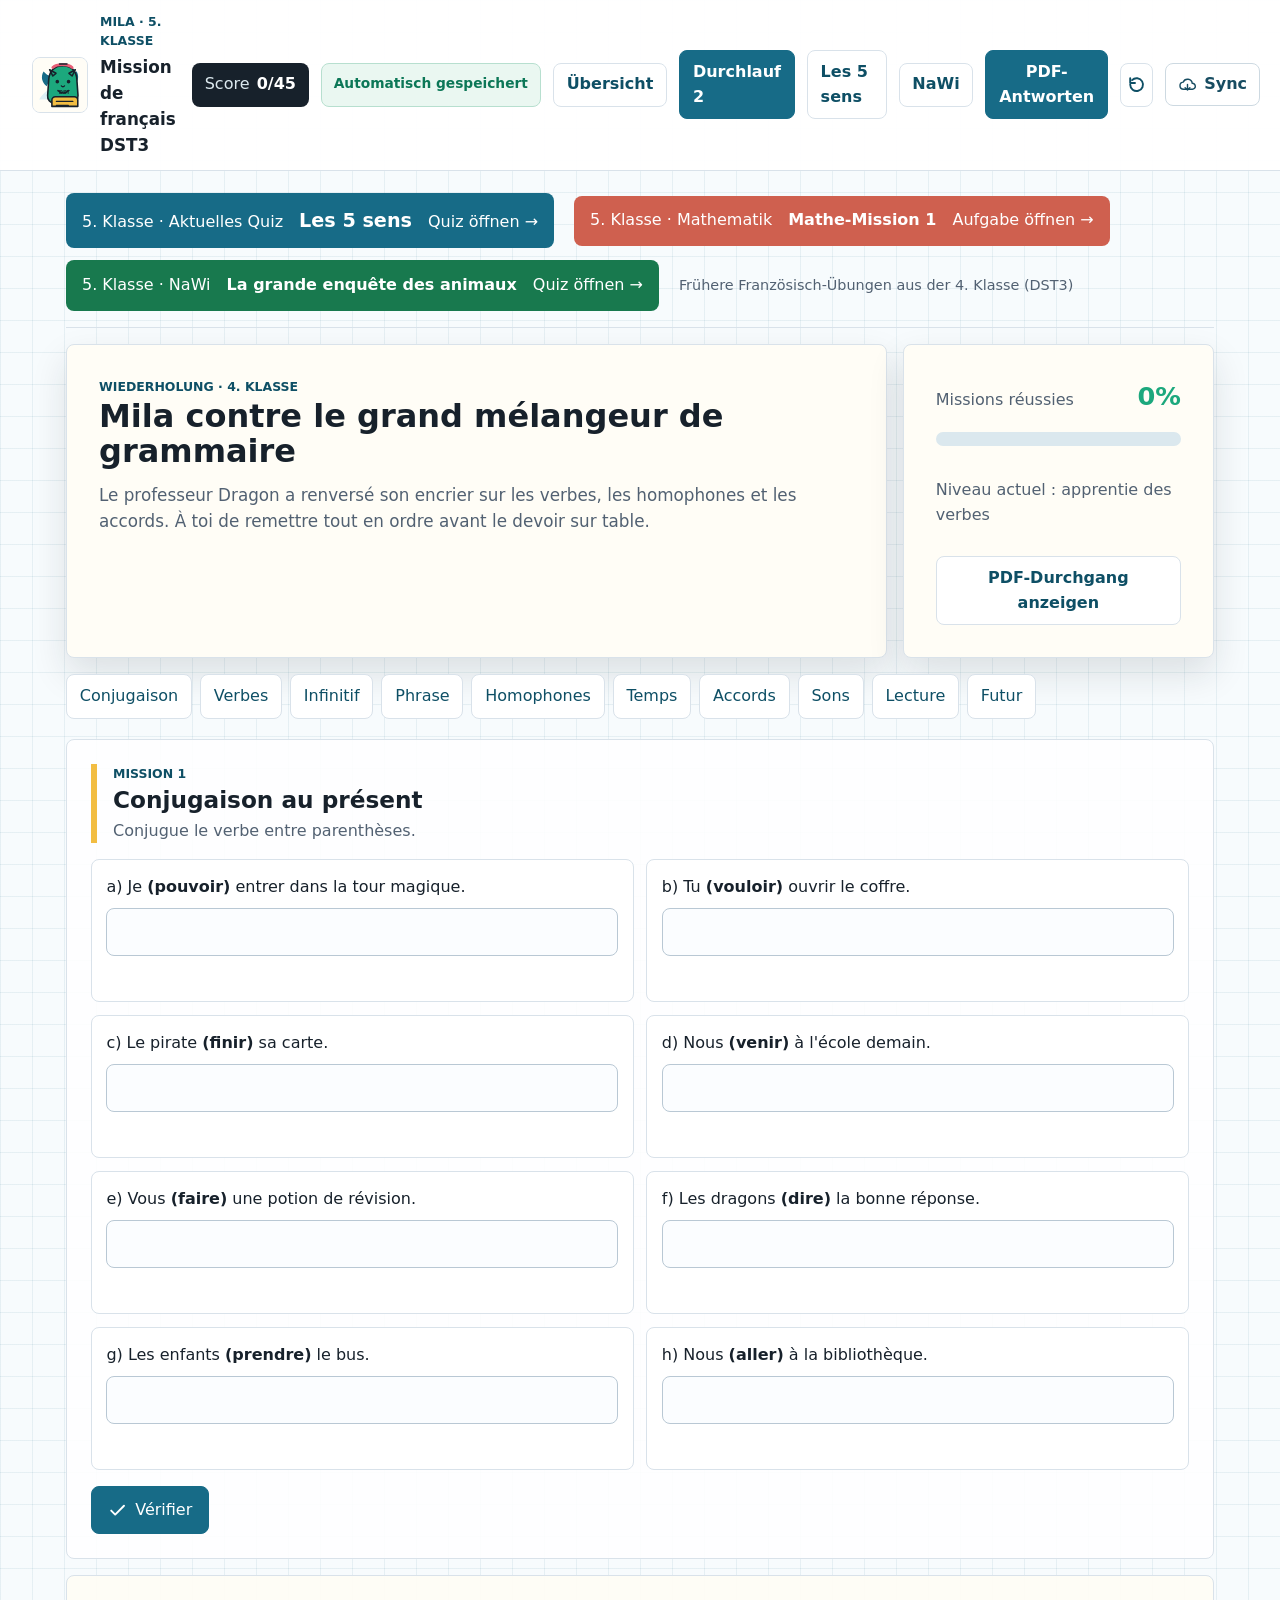
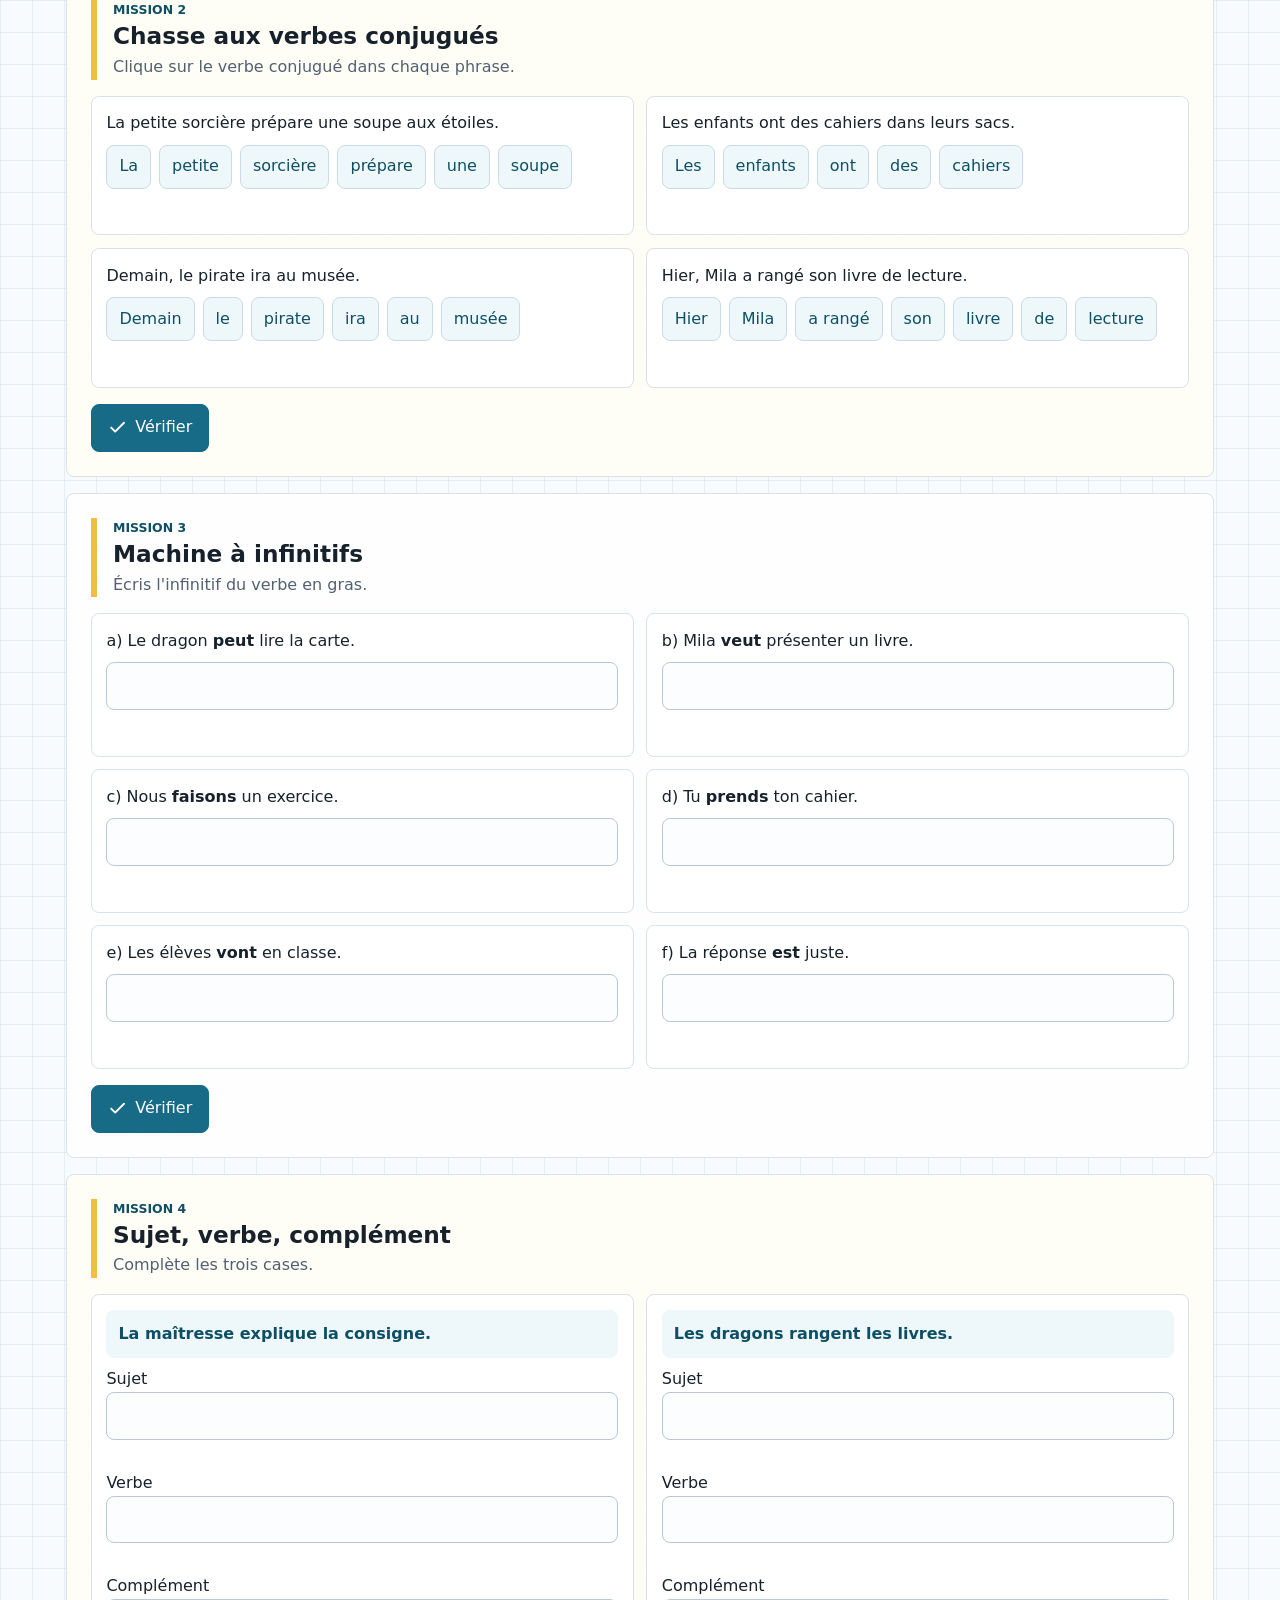
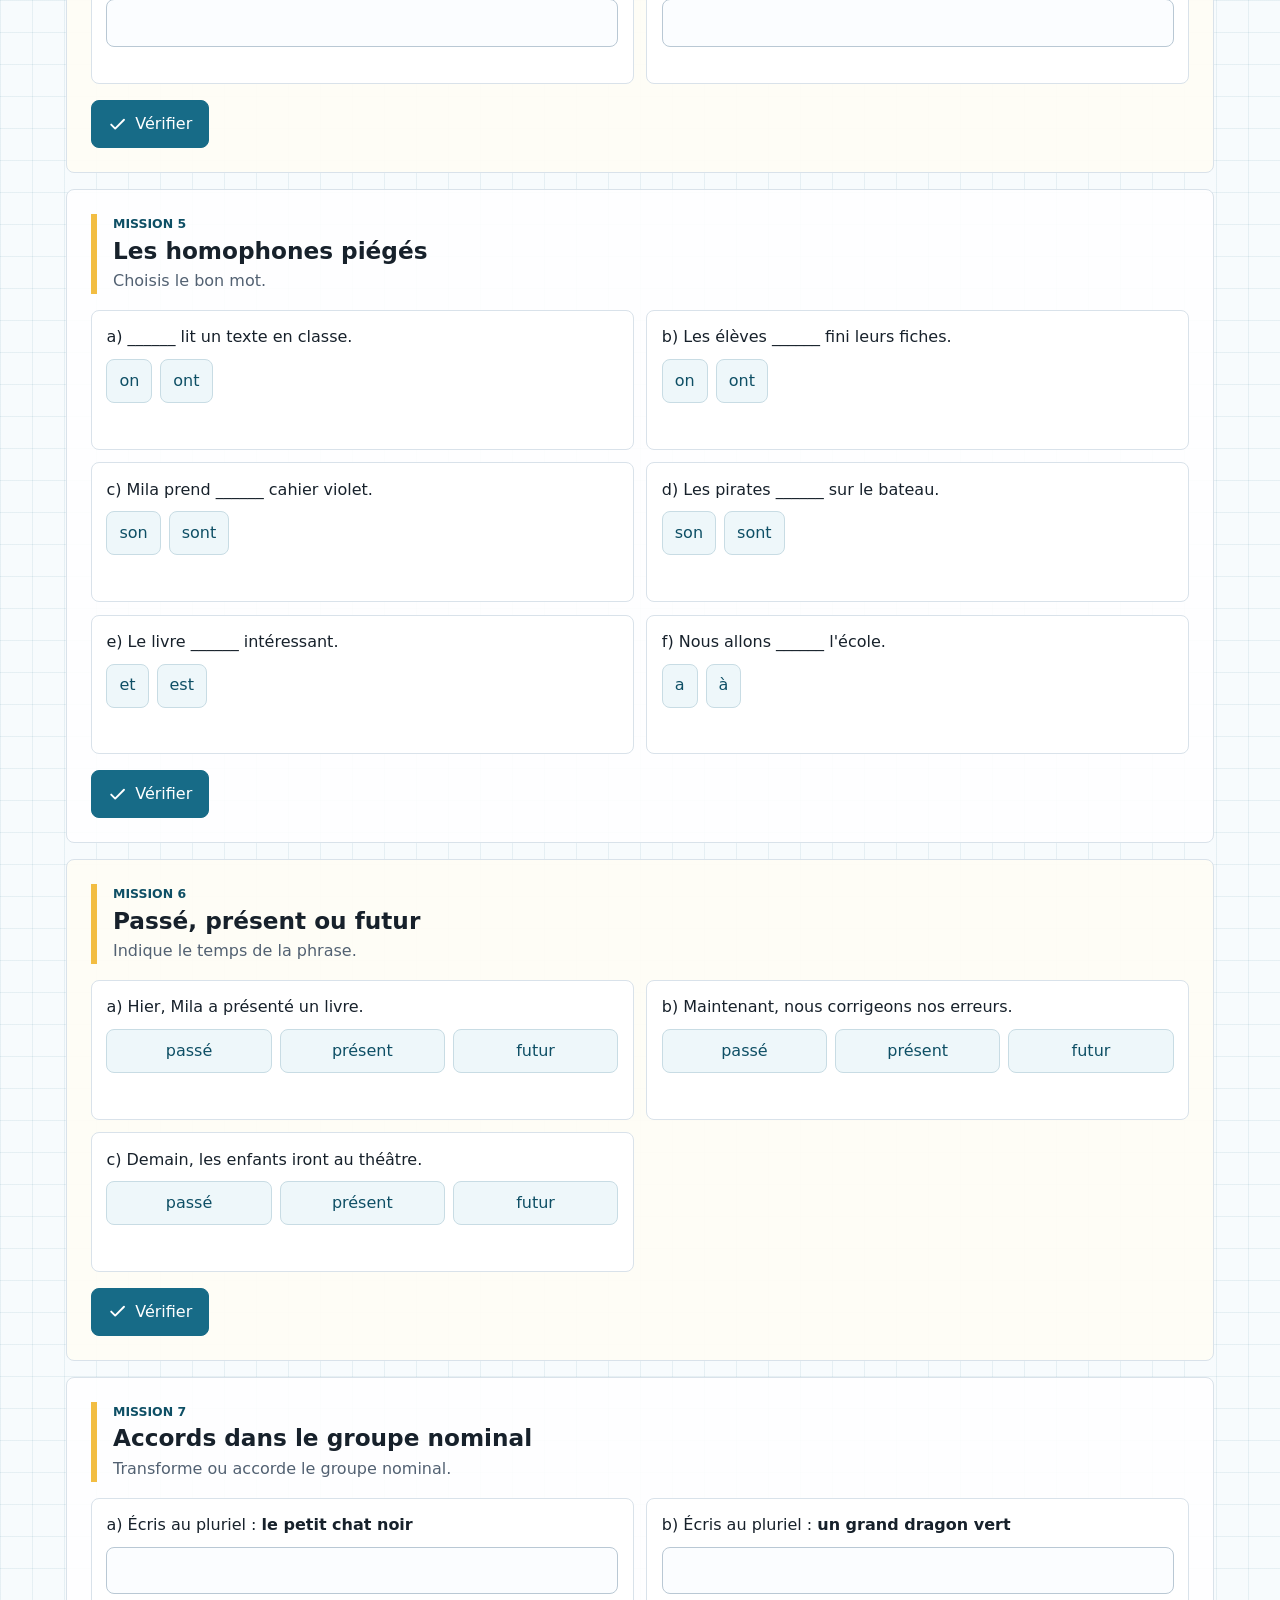
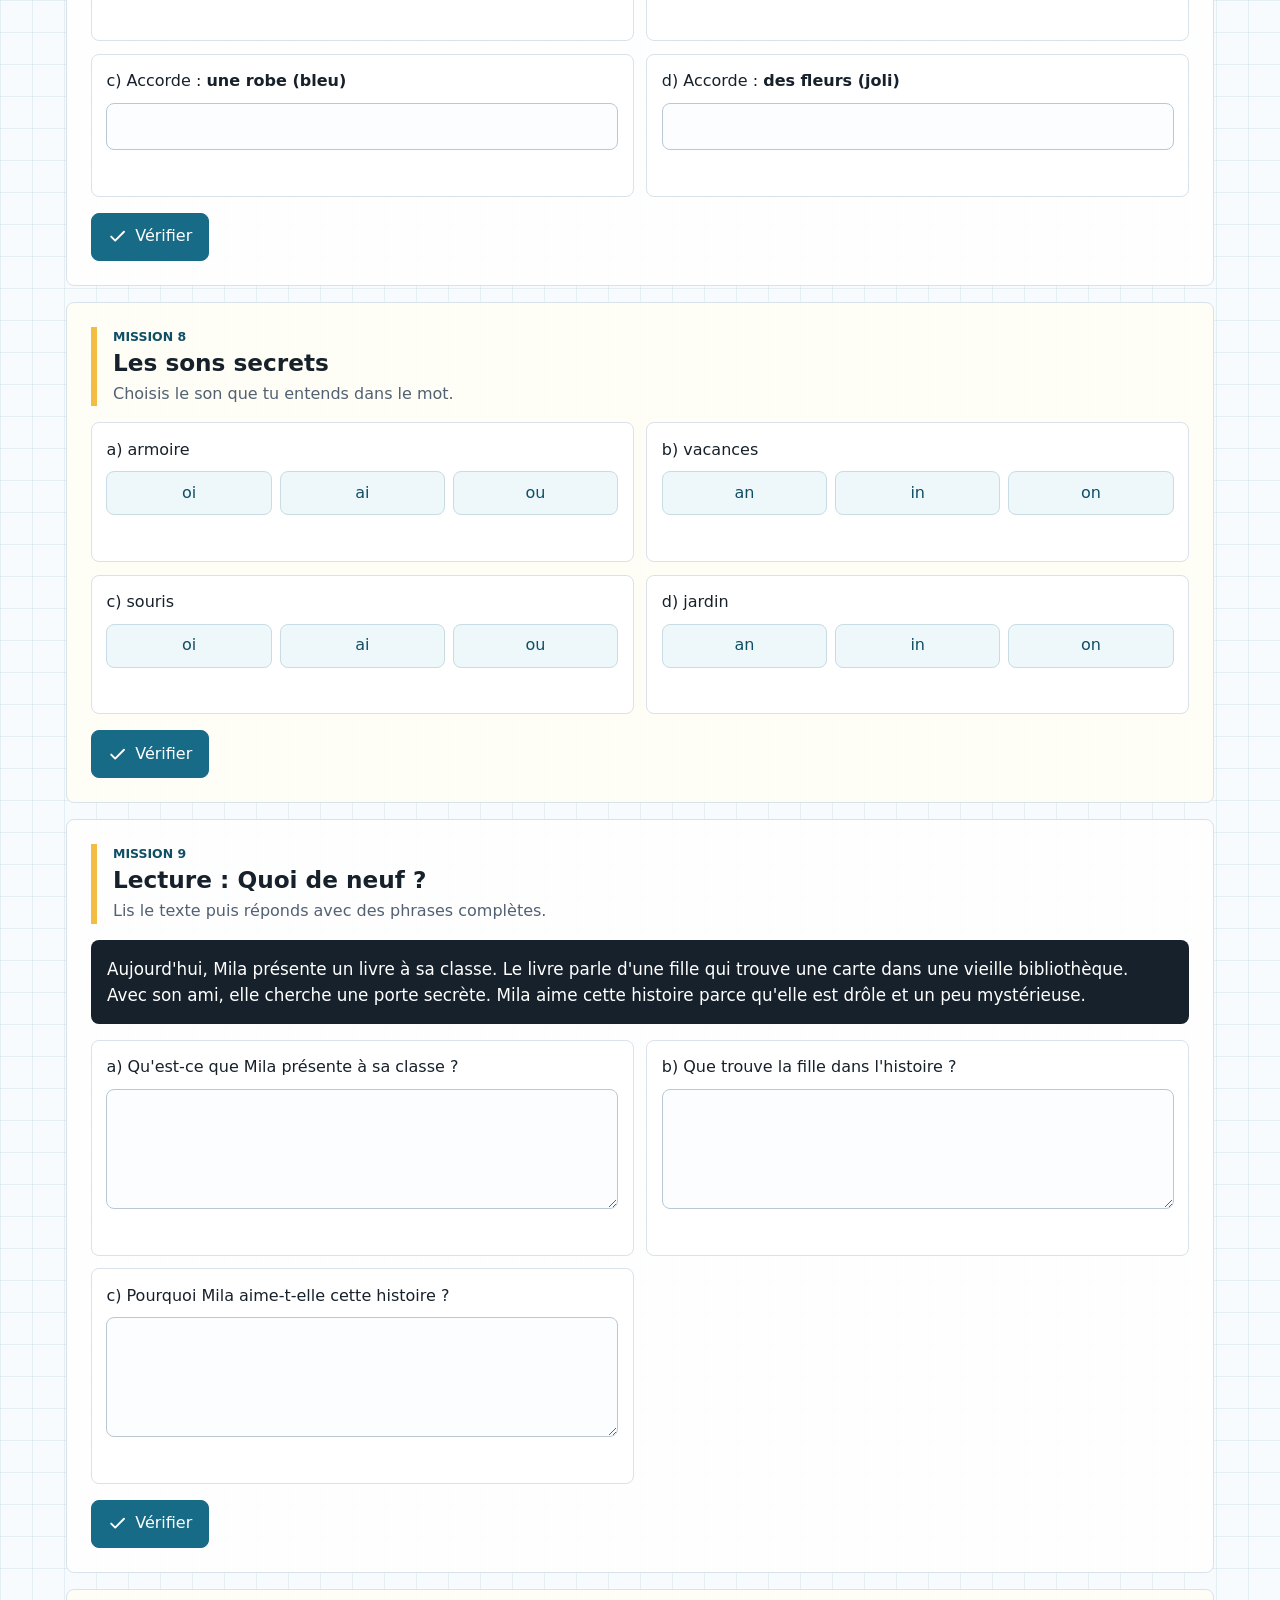
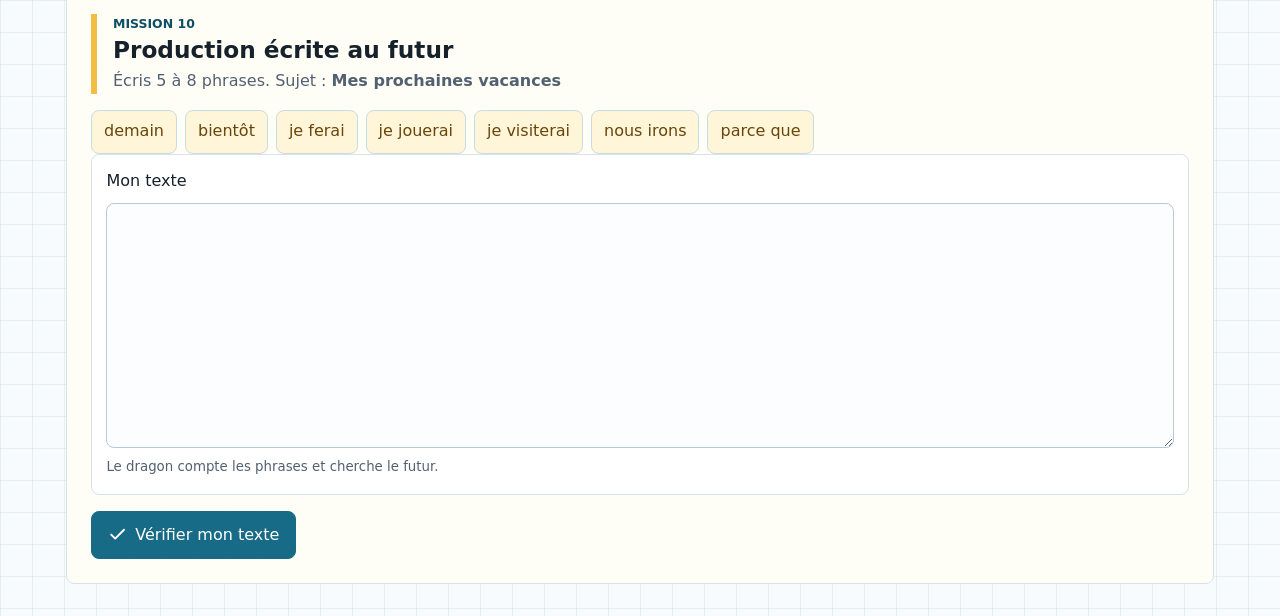
<file: docs/index.html>
<!doctype html>
<html lang="fr">
  <head>
    <meta charset="utf-8">
    <meta name="viewport" content="width=device-width, initial-scale=1">
    <title>Mila - Mission de français DST3</title>
    <meta name="description" content="Interaktive Französisch-Übungen für Mila zur Vorbereitung auf DST3.">
    <meta name="theme-color" content="#176b87">
    <meta name="apple-mobile-web-app-capable" content="yes">
    <meta name="apple-mobile-web-app-title" content="Français DST3">
    <meta name="apple-mobile-web-app-status-bar-style" content="default">
    <link rel="manifest" href="manifest.webmanifest">
    <link rel="icon" href="assets/dragon-academy.svg" type="image/svg+xml">
    <link rel="stylesheet" href="styles.css?v=20260928-course-nav">
  </head>
  <body>
    <a class="skip-link" href="#main">Aller aux exercices</a>

    <header class="topbar">
      <div class="brand">
        <img src="assets/dragon-academy.svg" width="56" height="56" alt="Petit dragon professeur avec un cahier de français">
        <div>
          <p class="eyebrow">Mila · 5. Klasse</p>
          <p class="brand-title">Mission de français DST3</p>
        </div>
      </div>

      <div class="top-actions">
        <div class="score-pill" aria-live="polite">
          <span>Score</span>
          <strong><span id="score">0</span>/<span id="total">45</span></strong>
        </div>
        <div class="save-status" id="saveStatus" aria-live="polite">Automatisch gespeichert</div>
        <a class="nav-link" href="uebersicht.html">Übersicht</a>
        <a class="nav-link top-pdf-run-button" href="durchlauf-2.html">Durchlauf 2</a>
        <a class="nav-link" href="les-5-sens.html">Les 5 sens</a>
        <a class="nav-link" href="animaux.html">NaWi</a>
        <button class="nav-link top-pdf-run-button" type="button" data-load-pdf-run>PDF-Antworten</button>
        <button class="icon-button" id="resetBtn" type="button" aria-label="Recommencer toutes les missions">
          <svg aria-hidden="true" viewBox="0 0 24 24">
            <path d="M4 12a8 8 0 1 0 2.34-5.66"/>
            <path d="M4 4v6h6"/>
          </svg>
        </button>
      </div>
    </header>

    <main id="main">
      <nav class="course-nav" aria-label="Milas Übungen">
        <a class="course-nav-current" href="les-5-sens.html">
          <span>5. Klasse · Aktuelles Quiz</span>
          <strong>Les 5 sens</strong>
          <span>Quiz öffnen →</span>
        </a>
        <a class="course-nav-math" href="mathe/">
          <span>5. Klasse · Mathematik</span>
          <strong>Mathe-Mission 1</strong>
          <span>Aufgabe öffnen →</span>
        </a>
        <a class="course-nav-animals" href="animaux.html">
          <span>5. Klasse · NaWi</span>
          <strong>La grande enquête des animaux</strong>
          <span>Quiz öffnen →</span>
        </a>
        <span class="course-nav-previous">Frühere Französisch-Übungen aus der 4. Klasse (DST3)</span>
      </nav>
      <section class="intro-band" aria-labelledby="intro-title">
        <div class="intro-copy">
          <p class="eyebrow">Wiederholung · 4. Klasse</p>
          <h1 id="intro-title">Mila contre le grand mélangeur de grammaire</h1>
          <p>
            Le professeur Dragon a renversé son encrier sur les verbes, les
            homophones et les accords. À toi de remettre tout en ordre avant le
            devoir sur table.
          </p>
        </div>

        <div class="mission-meter" aria-label="Progression">
          <div>
            <span>Missions réussies</span>
            <strong id="progressLabel">0%</strong>
          </div>
          <div class="progress-track">
            <div class="progress-fill" id="progressFill"></div>
          </div>
          <p id="rankLabel">Niveau actuel : apprentie des verbes</p>
          <button class="nav-link restore-run-button" type="button" data-load-pdf-run>PDF-Durchgang anzeigen</button>
        </div>
      </section>

      <nav class="mission-nav" aria-label="Missions">
        <button type="button" data-jump="#conjugaison">Conjugaison</button>
        <button type="button" data-jump="#verbes">Verbes</button>
        <button type="button" data-jump="#infinitif">Infinitif</button>
        <button type="button" data-jump="#phrase">Phrase</button>
        <button type="button" data-jump="#homophones">Homophones</button>
        <button type="button" data-jump="#temps">Temps</button>
        <button type="button" data-jump="#accords">Accords</button>
        <button type="button" data-jump="#sons">Sons</button>
        <button type="button" data-jump="#lecture">Lecture</button>
        <button type="button" data-jump="#ecriture">Futur</button>
      </nav>

      <section class="mission-band" id="conjugaison" aria-labelledby="conjugaison-title">
        <div class="section-heading">
          <p class="eyebrow">Mission 1</p>
          <h2 id="conjugaison-title">Conjugaison au présent</h2>
          <p>Conjugue le verbe entre parenthèses.</p>
        </div>

        <div class="exercise-grid">
          <label class="exercise" data-task data-answer="peux">
            <span>a) Je <strong>(pouvoir)</strong> entrer dans la tour magique.</span>
            <input type="text" autocomplete="off" aria-label="Réponse a">
            <small class="feedback" aria-live="polite"></small>
          </label>

          <label class="exercise" data-task data-answer="veux">
            <span>b) Tu <strong>(vouloir)</strong> ouvrir le coffre.</span>
            <input type="text" autocomplete="off" aria-label="Réponse b">
            <small class="feedback" aria-live="polite"></small>
          </label>

          <label class="exercise" data-task data-answer="finit">
            <span>c) Le pirate <strong>(finir)</strong> sa carte.</span>
            <input type="text" autocomplete="off" aria-label="Réponse c">
            <small class="feedback" aria-live="polite"></small>
          </label>

          <label class="exercise" data-task data-answer="venons">
            <span>d) Nous <strong>(venir)</strong> à l'école demain.</span>
            <input type="text" autocomplete="off" aria-label="Réponse d">
            <small class="feedback" aria-live="polite"></small>
          </label>

          <label class="exercise" data-task data-answer="faites">
            <span>e) Vous <strong>(faire)</strong> une potion de révision.</span>
            <input type="text" autocomplete="off" aria-label="Réponse e">
            <small class="feedback" aria-live="polite"></small>
          </label>

          <label class="exercise" data-task data-answer="disent">
            <span>f) Les dragons <strong>(dire)</strong> la bonne réponse.</span>
            <input type="text" autocomplete="off" aria-label="Réponse f">
            <small class="feedback" aria-live="polite"></small>
          </label>

          <label class="exercise" data-task data-answer="prennent">
            <span>g) Les enfants <strong>(prendre)</strong> le bus.</span>
            <input type="text" autocomplete="off" aria-label="Réponse g">
            <small class="feedback" aria-live="polite"></small>
          </label>

          <label class="exercise" data-task data-answer="allons">
            <span>h) Nous <strong>(aller)</strong> à la bibliothèque.</span>
            <input type="text" autocomplete="off" aria-label="Réponse h">
            <small class="feedback" aria-live="polite"></small>
          </label>
        </div>

        <button class="check-button" type="button" data-check="#conjugaison">
          <svg aria-hidden="true" viewBox="0 0 24 24">
            <path d="m20 6-11 11-5-5"/>
          </svg>
          Vérifier
        </button>
      </section>

      <section class="mission-band alt" id="verbes" aria-labelledby="verbes-title">
        <div class="section-heading">
          <p class="eyebrow">Mission 2</p>
          <h2 id="verbes-title">Chasse aux verbes conjugués</h2>
          <p>Clique sur le verbe conjugué dans chaque phrase.</p>
        </div>

        <div class="exercise-grid compact">
          <article class="exercise word-pick" data-task data-answer="prépare">
            <p>La petite sorcière prépare une soupe aux étoiles.</p>
            <div class="word-row" aria-label="Choix de mots">
              <button type="button">La</button>
              <button type="button">petite</button>
              <button type="button">sorcière</button>
              <button type="button">prépare</button>
              <button type="button">une</button>
              <button type="button">soupe</button>
            </div>
            <small class="feedback" aria-live="polite"></small>
          </article>

          <article class="exercise word-pick" data-task data-answer="ont">
            <p>Les enfants ont des cahiers dans leurs sacs.</p>
            <div class="word-row" aria-label="Choix de mots">
              <button type="button">Les</button>
              <button type="button">enfants</button>
              <button type="button">ont</button>
              <button type="button">des</button>
              <button type="button">cahiers</button>
            </div>
            <small class="feedback" aria-live="polite"></small>
          </article>

          <article class="exercise word-pick" data-task data-answer="ira">
            <p>Demain, le pirate ira au musée.</p>
            <div class="word-row" aria-label="Choix de mots">
              <button type="button">Demain</button>
              <button type="button">le</button>
              <button type="button">pirate</button>
              <button type="button">ira</button>
              <button type="button">au</button>
              <button type="button">musée</button>
            </div>
            <small class="feedback" aria-live="polite"></small>
          </article>

          <article class="exercise word-pick" data-task data-answer="a rangé">
            <p>Hier, Mila a rangé son livre de lecture.</p>
            <div class="word-row" aria-label="Choix de mots">
              <button type="button">Hier</button>
              <button type="button">Mila</button>
              <button type="button">a rangé</button>
              <button type="button">son</button>
              <button type="button">livre</button>
              <button type="button">de</button>
              <button type="button">lecture</button>
            </div>
            <small class="feedback" aria-live="polite"></small>
          </article>
        </div>

        <button class="check-button" type="button" data-check="#verbes">
          <svg aria-hidden="true" viewBox="0 0 24 24">
            <path d="m20 6-11 11-5-5"/>
          </svg>
          Vérifier
        </button>
      </section>

      <section class="mission-band" id="infinitif" aria-labelledby="infinitif-title">
        <div class="section-heading">
          <p class="eyebrow">Mission 3</p>
          <h2 id="infinitif-title">Machine à infinitifs</h2>
          <p>Écris l'infinitif du verbe en gras.</p>
        </div>

        <div class="exercise-grid">
          <label class="exercise" data-task data-answer="pouvoir">
            <span>a) Le dragon <strong>peut</strong> lire la carte.</span>
            <input type="text" autocomplete="off" aria-label="Infinitif a">
            <small class="feedback" aria-live="polite"></small>
          </label>

          <label class="exercise" data-task data-answer="vouloir">
            <span>b) Mila <strong>veut</strong> présenter un livre.</span>
            <input type="text" autocomplete="off" aria-label="Infinitif b">
            <small class="feedback" aria-live="polite"></small>
          </label>

          <label class="exercise" data-task data-answer="faire">
            <span>c) Nous <strong>faisons</strong> un exercice.</span>
            <input type="text" autocomplete="off" aria-label="Infinitif c">
            <small class="feedback" aria-live="polite"></small>
          </label>

          <label class="exercise" data-task data-answer="prendre">
            <span>d) Tu <strong>prends</strong> ton cahier.</span>
            <input type="text" autocomplete="off" aria-label="Infinitif d">
            <small class="feedback" aria-live="polite"></small>
          </label>

          <label class="exercise" data-task data-answer="aller">
            <span>e) Les élèves <strong>vont</strong> en classe.</span>
            <input type="text" autocomplete="off" aria-label="Infinitif e">
            <small class="feedback" aria-live="polite"></small>
          </label>

          <label class="exercise" data-task data-answer="être">
            <span>f) La réponse <strong>est</strong> juste.</span>
            <input type="text" autocomplete="off" aria-label="Infinitif f">
            <small class="feedback" aria-live="polite"></small>
          </label>
        </div>

        <button class="check-button" type="button" data-check="#infinitif">
          <svg aria-hidden="true" viewBox="0 0 24 24">
            <path d="m20 6-11 11-5-5"/>
          </svg>
          Vérifier
        </button>
      </section>

      <section class="mission-band alt" id="phrase" aria-labelledby="phrase-title">
        <div class="section-heading">
          <p class="eyebrow">Mission 4</p>
          <h2 id="phrase-title">Sujet, verbe, complément</h2>
          <p>Complète les trois cases.</p>
        </div>

        <div class="sentence-lab">
          <article class="sentence-card">
            <p class="sentence">La maîtresse explique la consigne.</p>
            <label data-task data-answer="La maîtresse|La maitresse">
              Sujet
              <input type="text" autocomplete="off">
              <small class="feedback" aria-live="polite"></small>
            </label>
            <label data-task data-answer="explique">
              Verbe
              <input type="text" autocomplete="off">
              <small class="feedback" aria-live="polite"></small>
            </label>
            <label data-task data-answer="la consigne">
              Complément
              <input type="text" autocomplete="off">
              <small class="feedback" aria-live="polite"></small>
            </label>
          </article>

          <article class="sentence-card">
            <p class="sentence">Les dragons rangent les livres.</p>
            <label data-task data-answer="Les dragons">
              Sujet
              <input type="text" autocomplete="off">
              <small class="feedback" aria-live="polite"></small>
            </label>
            <label data-task data-answer="rangent">
              Verbe
              <input type="text" autocomplete="off">
              <small class="feedback" aria-live="polite"></small>
            </label>
            <label data-task data-answer="les livres">
              Complément
              <input type="text" autocomplete="off">
              <small class="feedback" aria-live="polite"></small>
            </label>
          </article>
        </div>

        <button class="check-button" type="button" data-check="#phrase">
          <svg aria-hidden="true" viewBox="0 0 24 24">
            <path d="m20 6-11 11-5-5"/>
          </svg>
          Vérifier
        </button>
      </section>

      <section class="mission-band" id="homophones" aria-labelledby="homophones-title">
        <div class="section-heading">
          <p class="eyebrow">Mission 5</p>
          <h2 id="homophones-title">Les homophones piégés</h2>
          <p>Choisis le bon mot.</p>
        </div>

        <div class="exercise-grid compact">
          <article class="exercise choice-task" data-task data-answer="on">
            <p>a) ______ lit un texte en classe.</p>
            <div class="choice-row">
              <button type="button" data-value="on">on</button>
              <button type="button" data-value="ont">ont</button>
            </div>
            <small class="feedback" aria-live="polite"></small>
          </article>

          <article class="exercise choice-task" data-task data-answer="ont">
            <p>b) Les élèves ______ fini leurs fiches.</p>
            <div class="choice-row">
              <button type="button" data-value="on">on</button>
              <button type="button" data-value="ont">ont</button>
            </div>
            <small class="feedback" aria-live="polite"></small>
          </article>

          <article class="exercise choice-task" data-task data-answer="son">
            <p>c) Mila prend ______ cahier violet.</p>
            <div class="choice-row">
              <button type="button" data-value="son">son</button>
              <button type="button" data-value="sont">sont</button>
            </div>
            <small class="feedback" aria-live="polite"></small>
          </article>

          <article class="exercise choice-task" data-task data-answer="sont">
            <p>d) Les pirates ______ sur le bateau.</p>
            <div class="choice-row">
              <button type="button" data-value="son">son</button>
              <button type="button" data-value="sont">sont</button>
            </div>
            <small class="feedback" aria-live="polite"></small>
          </article>

          <article class="exercise choice-task" data-task data-answer="est">
            <p>e) Le livre ______ intéressant.</p>
            <div class="choice-row">
              <button type="button" data-value="et">et</button>
              <button type="button" data-value="est">est</button>
            </div>
            <small class="feedback" aria-live="polite"></small>
          </article>

          <article class="exercise choice-task" data-task data-answer="à">
            <p>f) Nous allons ______ l'école.</p>
            <div class="choice-row">
              <button type="button" data-value="a">a</button>
              <button type="button" data-value="à">à</button>
            </div>
            <small class="feedback" aria-live="polite"></small>
          </article>
        </div>

        <button class="check-button" type="button" data-check="#homophones">
          <svg aria-hidden="true" viewBox="0 0 24 24">
            <path d="m20 6-11 11-5-5"/>
          </svg>
          Vérifier
        </button>
      </section>

      <section class="mission-band alt" id="temps" aria-labelledby="temps-title">
        <div class="section-heading">
          <p class="eyebrow">Mission 6</p>
          <h2 id="temps-title">Passé, présent ou futur</h2>
          <p>Indique le temps de la phrase.</p>
        </div>

        <div class="exercise-grid compact">
          <article class="exercise choice-task" data-task data-answer="passé">
            <p>a) Hier, Mila a présenté un livre.</p>
            <div class="choice-row triple">
              <button type="button" data-value="passé">passé</button>
              <button type="button" data-value="présent">présent</button>
              <button type="button" data-value="futur">futur</button>
            </div>
            <small class="feedback" aria-live="polite"></small>
          </article>

          <article class="exercise choice-task" data-task data-answer="présent">
            <p>b) Maintenant, nous corrigeons nos erreurs.</p>
            <div class="choice-row triple">
              <button type="button" data-value="passé">passé</button>
              <button type="button" data-value="présent">présent</button>
              <button type="button" data-value="futur">futur</button>
            </div>
            <small class="feedback" aria-live="polite"></small>
          </article>

          <article class="exercise choice-task" data-task data-answer="futur">
            <p>c) Demain, les enfants iront au théâtre.</p>
            <div class="choice-row triple">
              <button type="button" data-value="passé">passé</button>
              <button type="button" data-value="présent">présent</button>
              <button type="button" data-value="futur">futur</button>
            </div>
            <small class="feedback" aria-live="polite"></small>
          </article>
        </div>

        <button class="check-button" type="button" data-check="#temps">
          <svg aria-hidden="true" viewBox="0 0 24 24">
            <path d="m20 6-11 11-5-5"/>
          </svg>
          Vérifier
        </button>
      </section>

      <section class="mission-band" id="accords" aria-labelledby="accords-title">
        <div class="section-heading">
          <p class="eyebrow">Mission 7</p>
          <h2 id="accords-title">Accords dans le groupe nominal</h2>
          <p>Transforme ou accorde le groupe nominal.</p>
        </div>

        <div class="exercise-grid">
          <label class="exercise" data-task data-answer="les petits chats noirs">
            <span>a) Écris au pluriel : <strong>le petit chat noir</strong></span>
            <input type="text" autocomplete="off">
            <small class="feedback" aria-live="polite"></small>
          </label>

          <label class="exercise" data-task data-answer="des grands dragons verts">
            <span>b) Écris au pluriel : <strong>un grand dragon vert</strong></span>
            <input type="text" autocomplete="off">
            <small class="feedback" aria-live="polite"></small>
          </label>

          <label class="exercise" data-task data-answer="une robe bleue">
            <span>c) Accorde : <strong>une robe (bleu)</strong></span>
            <input type="text" autocomplete="off">
            <small class="feedback" aria-live="polite"></small>
          </label>

          <label class="exercise" data-task data-answer="des jolies fleurs">
            <span>d) Accorde : <strong>des fleurs (joli)</strong></span>
            <input type="text" autocomplete="off">
            <small class="feedback" aria-live="polite"></small>
          </label>
        </div>

        <button class="check-button" type="button" data-check="#accords">
          <svg aria-hidden="true" viewBox="0 0 24 24">
            <path d="m20 6-11 11-5-5"/>
          </svg>
          Vérifier
        </button>
      </section>

      <section class="mission-band alt" id="sons" aria-labelledby="sons-title">
        <div class="section-heading">
          <p class="eyebrow">Mission 8</p>
          <h2 id="sons-title">Les sons secrets</h2>
          <p>Choisis le son que tu entends dans le mot.</p>
        </div>

        <div class="exercise-grid compact">
          <article class="exercise choice-task" data-task data-answer="oi">
            <p>a) armoire</p>
            <div class="choice-row triple">
              <button type="button" data-value="oi">oi</button>
              <button type="button" data-value="ai">ai</button>
              <button type="button" data-value="ou">ou</button>
            </div>
            <small class="feedback" aria-live="polite"></small>
          </article>

          <article class="exercise choice-task" data-task data-answer="an">
            <p>b) vacances</p>
            <div class="choice-row triple">
              <button type="button" data-value="an">an</button>
              <button type="button" data-value="in">in</button>
              <button type="button" data-value="on">on</button>
            </div>
            <small class="feedback" aria-live="polite"></small>
          </article>

          <article class="exercise choice-task" data-task data-answer="ou">
            <p>c) souris</p>
            <div class="choice-row triple">
              <button type="button" data-value="oi">oi</button>
              <button type="button" data-value="ai">ai</button>
              <button type="button" data-value="ou">ou</button>
            </div>
            <small class="feedback" aria-live="polite"></small>
          </article>

          <article class="exercise choice-task" data-task data-answer="in">
            <p>d) jardin</p>
            <div class="choice-row triple">
              <button type="button" data-value="an">an</button>
              <button type="button" data-value="in">in</button>
              <button type="button" data-value="on">on</button>
            </div>
            <small class="feedback" aria-live="polite"></small>
          </article>
        </div>

        <button class="check-button" type="button" data-check="#sons">
          <svg aria-hidden="true" viewBox="0 0 24 24">
            <path d="m20 6-11 11-5-5"/>
          </svg>
          Vérifier
        </button>
      </section>

      <section class="mission-band" id="lecture" aria-labelledby="lecture-title">
        <div class="section-heading">
          <p class="eyebrow">Mission 9</p>
          <h2 id="lecture-title">Lecture : Quoi de neuf ?</h2>
          <p>Lis le texte puis réponds avec des phrases complètes.</p>
        </div>

        <blockquote class="reading">
          Aujourd'hui, Mila présente un livre à sa classe. Le livre parle d'une
          fille qui trouve une carte dans une vieille bibliothèque. Avec son ami,
          elle cherche une porte secrète. Mila aime cette histoire parce qu'elle
          est drôle et un peu mystérieuse.
        </blockquote>

        <div class="writing-grid">
          <label class="long-answer" data-task data-keywords="livre,classe">
            a) Qu'est-ce que Mila présente à sa classe ?
            <textarea rows="3"></textarea>
            <small class="feedback" aria-live="polite"></small>
          </label>

          <label class="long-answer" data-task data-keywords="carte,bibliothèque|bibliotheque">
            b) Que trouve la fille dans l'histoire ?
            <textarea rows="3"></textarea>
            <small class="feedback" aria-live="polite"></small>
          </label>

          <label class="long-answer" data-task data-keywords="parce que|car,drôle|drole,mystérieuse|mysterieuse">
            c) Pourquoi Mila aime-t-elle cette histoire ?
            <textarea rows="3"></textarea>
            <small class="feedback" aria-live="polite"></small>
          </label>
        </div>

        <button class="check-button" type="button" data-check="#lecture">
          <svg aria-hidden="true" viewBox="0 0 24 24">
            <path d="m20 6-11 11-5-5"/>
          </svg>
          Vérifier
        </button>
      </section>

      <section class="mission-band alt" id="ecriture" aria-labelledby="ecriture-title">
        <div class="section-heading">
          <p class="eyebrow">Mission 10</p>
          <h2 id="ecriture-title">Production écrite au futur</h2>
          <p>Écris 5 à 8 phrases. Sujet : <strong>Mes prochaines vacances</strong></p>
        </div>

        <div class="word-bank" aria-label="Mots utiles">
          <span>demain</span>
          <span>bientôt</span>
          <span>je ferai</span>
          <span>je jouerai</span>
          <span>je visiterai</span>
          <span>nous irons</span>
          <span>parce que</span>
        </div>

        <label class="future-writing" data-writing-task>
          Mon texte
          <textarea id="futureText" rows="9" aria-describedby="futureHelp"></textarea>
          <small id="futureHelp" class="feedback" aria-live="polite">Le dragon compte les phrases et cherche le futur.</small>
        </label>

        <button class="check-button" id="checkWritingBtn" type="button">
          <svg aria-hidden="true" viewBox="0 0 24 24">
            <path d="m20 6-11 11-5-5"/>
          </svg>
          Vérifier mon texte
        </button>
      </section>
    </main>

    <div class="toast" id="toast" role="status" aria-live="polite"></div>

    <script src="school-sync.js?v=20261005-devicebackup1" data-profile="mila" data-apps="app.js?v=20260531-pdf-visible"></script>
  </body>
</html>
</file>
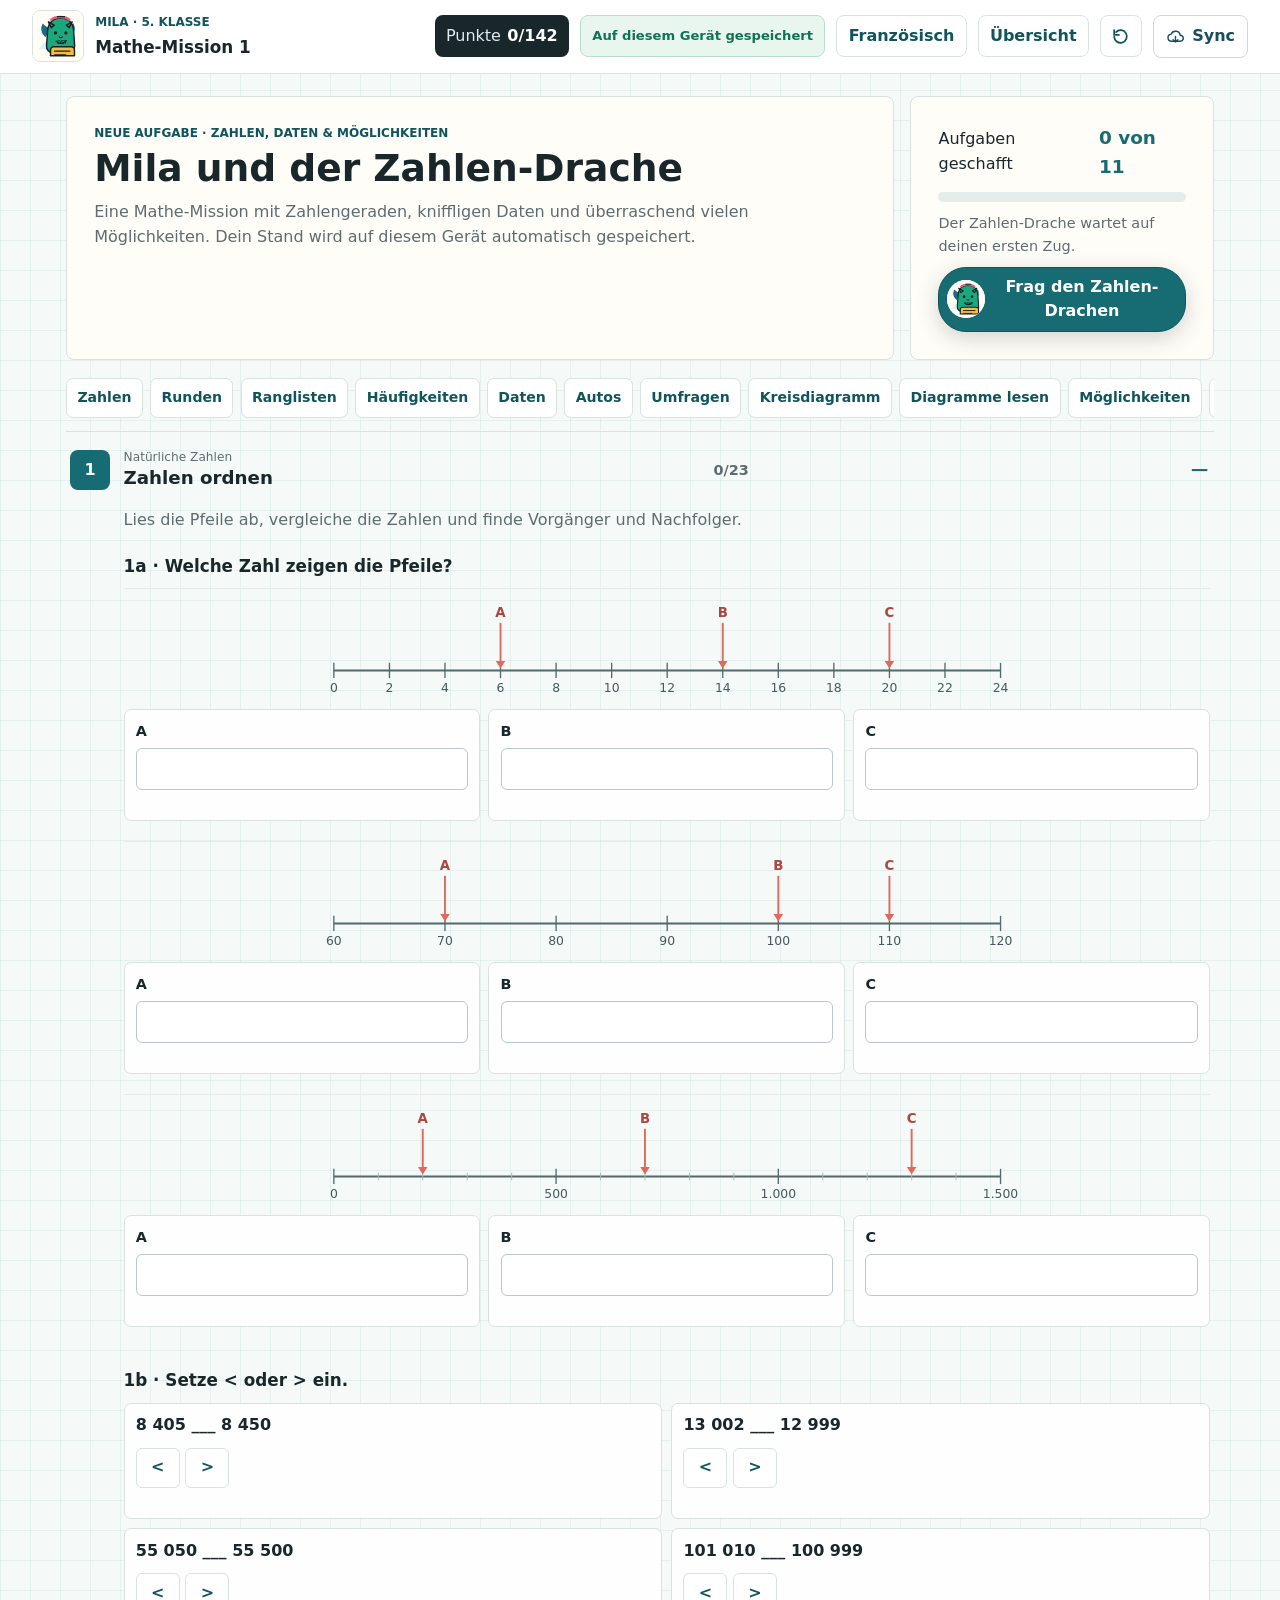
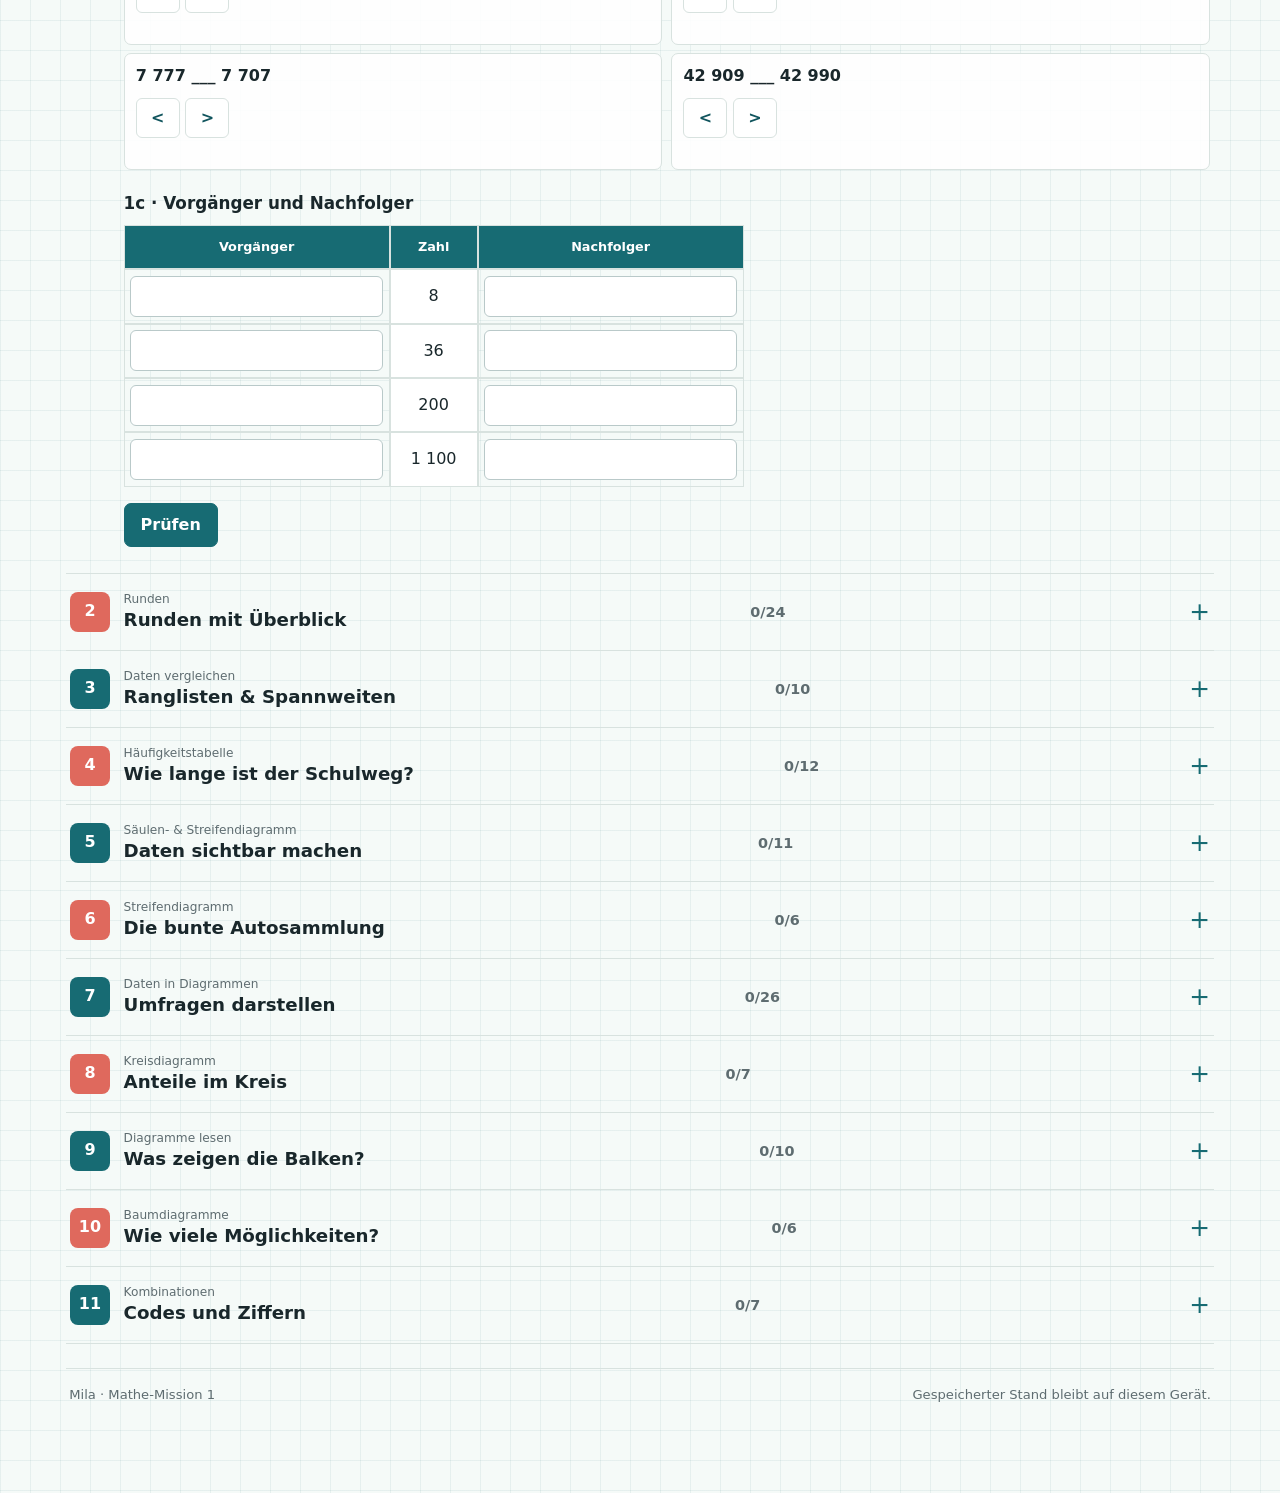
<file: docs/mathe/index.html>
<!doctype html>
<html lang="de">
  <head>
    <meta charset="utf-8">
    <meta name="viewport" content="width=device-width, initial-scale=1">
    <meta name="theme-color" content="#176b73">
    <meta name="description" content="Milas Mathe-Training für Klasse 5: Zahlen, Daten und Kombinatorik.">
    <title>Mila · Mathe-Mission 1</title>
    <link rel="icon" href="../assets/dragon-academy.svg" type="image/svg+xml">
    <link rel="stylesheet" href="styles.css?v=20261003-mathe1">
  </head>
  <body>
    <a class="skip-link" href="#main">Zum Mathe-Training</a>
    <header class="topbar">
      <div class="brand">
        <img src="../assets/dragon-academy.svg" width="52" height="52" alt="">
        <div>
          <p class="eyebrow">Mila · 5. Klasse</p>
          <p class="brand-title">Mathe-Mission 1</p>
        </div>
      </div>
      <div class="top-actions">
        <div class="score-pill" aria-live="polite"><span>Punkte</span><strong><span id="score">0</span>/<span id="total">0</span></strong></div>
        <div class="save-status" id="saveStatus" aria-live="polite">Wird gespeichert …</div>
        <a class="nav-link" href="../index.html">Französisch</a>
        <a class="nav-link" href="../uebersicht.html">Übersicht</a>
        <button class="icon-button" id="resetBtn" type="button" aria-label="Mathe-Fortschritt zurücksetzen" title="Fortschritt zurücksetzen">
          <svg aria-hidden="true" viewBox="0 0 24 24"><path d="M4 12a8 8 0 1 0 2.34-5.66"/><path d="M4 4v6h6"/></svg>
        </button>
      </div>
    </header>

    <main id="main">
      <section class="intro-band" aria-labelledby="intro-title">
        <div class="intro-copy">
          <p class="eyebrow">Neue Aufgabe · Zahlen, Daten &amp; Möglichkeiten</p>
          <h1 id="intro-title">Mila und der Zahlen-Drache</h1>
          <p>Eine Mathe-Mission mit Zahlengeraden, kniffligen Daten und überraschend vielen Möglichkeiten. Dein Stand wird auf diesem Gerät automatisch gespeichert.</p>
        </div>
        <aside class="mission-meter" aria-label="Lernfortschritt">
          <div><span>Aufgaben geschafft</span><strong id="progressLabel">0 von 11</strong></div>
          <div class="progress-track"><div class="progress-fill" id="progressFill"></div></div>
          <p id="rankLabel">Der Zahlen-Drache wartet auf deinen ersten Zug.</p>
          <button class="coach-launcher" id="coachLauncher" type="button" aria-controls="coachPanel" aria-expanded="false"><img src="../assets/dragon-academy.svg" width="38" height="38" alt=""><span>Frag den Zahlen-Drachen</span></button>
        </aside>
      </section>

      <nav class="mission-nav" aria-label="Mathe-Aufgaben">
        <a href="#zahlen">Zahlen</a><a href="#runden">Runden</a><a href="#ranglisten">Ranglisten</a>
        <a href="#haeufigkeiten">Häufigkeiten</a><a href="#daten">Daten</a><a href="#autos">Autos</a>
        <a href="#diagramme">Umfragen</a><a href="#kreis">Kreisdiagramm</a><a href="#diagramme-lesen">Diagramme lesen</a>
        <a href="#baum">Möglichkeiten</a><a href="#codes">Codes</a>
      </nav>

      <details class="mission" id="zahlen" open>
        <summary><span class="mission-number">1</span><span class="mission-title"><small>Natürliche Zahlen</small><strong>Zahlen ordnen</strong></span><span class="mission-score" data-mission-score></span></summary>
        <div class="mission-body">
          <p class="instruction">Lies die Pfeile ab, vergleiche die Zahlen und finde Vorgänger und Nachfolger.</p>
          <h3>1a · Welche Zahl zeigen die Pfeile?</h3>
          <div class="numberline-block"><div class="numberline" data-numberline data-min="0" data-max="24" data-step="2" data-label-every="1" data-points="A:6|B:14|C:20"></div>
            <div class="answer-row"><label class="question" data-task><span>A</span><input class="answer" type="text" inputmode="numeric" data-answer="6" aria-label="Zahl bei Pfeil A"><small class="feedback"></small></label><label class="question" data-task><span>B</span><input class="answer" type="text" inputmode="numeric" data-answer="14" aria-label="Zahl bei Pfeil B"><small class="feedback"></small></label><label class="question" data-task><span>C</span><input class="answer" type="text" inputmode="numeric" data-answer="20" aria-label="Zahl bei Pfeil C"><small class="feedback"></small></label></div>
          </div>
          <div class="numberline-block"><div class="numberline" data-numberline data-min="60" data-max="120" data-step="10" data-label-every="1" data-points="A:70|B:100|C:110"></div>
            <div class="answer-row"><label class="question" data-task><span>A</span><input class="answer" type="text" inputmode="numeric" data-answer="70" aria-label="Zahl bei Pfeil A"><small class="feedback"></small></label><label class="question" data-task><span>B</span><input class="answer" type="text" inputmode="numeric" data-answer="100" aria-label="Zahl bei Pfeil B"><small class="feedback"></small></label><label class="question" data-task><span>C</span><input class="answer" type="text" inputmode="numeric" data-answer="110" aria-label="Zahl bei Pfeil C"><small class="feedback"></small></label></div>
          </div>
          <div class="numberline-block"><div class="numberline" data-numberline data-min="0" data-max="1500" data-step="100" data-label-every="5" data-points="A:200|B:700|C:1300"></div>
            <div class="answer-row"><label class="question" data-task><span>A</span><input class="answer" type="text" inputmode="numeric" data-answer="200" aria-label="Zahl bei Pfeil A"><small class="feedback"></small></label><label class="question" data-task><span>B</span><input class="answer" type="text" inputmode="numeric" data-answer="700" aria-label="Zahl bei Pfeil B"><small class="feedback"></small></label><label class="question" data-task><span>C</span><input class="answer" type="text" inputmode="numeric" data-answer="1300" aria-label="Zahl bei Pfeil C"><small class="feedback"></small></label></div>
          </div>
          <h3>1b · Setze &lt; oder &gt; ein.</h3>
          <div class="exercise-grid two-col">
            <div class="question" data-task data-answer="lt"><span>8 405 ___ 8 450</span><div class="choice-row"><button class="choice" type="button" data-value="lt">&lt;</button><button class="choice" type="button" data-value="gt">&gt;</button></div><small class="feedback"></small></div>
            <div class="question" data-task data-answer="gt"><span>13 002 ___ 12 999</span><div class="choice-row"><button class="choice" type="button" data-value="lt">&lt;</button><button class="choice" type="button" data-value="gt">&gt;</button></div><small class="feedback"></small></div>
            <div class="question" data-task data-answer="lt"><span>55 050 ___ 55 500</span><div class="choice-row"><button class="choice" type="button" data-value="lt">&lt;</button><button class="choice" type="button" data-value="gt">&gt;</button></div><small class="feedback"></small></div>
            <div class="question" data-task data-answer="gt"><span>101 010 ___ 100 999</span><div class="choice-row"><button class="choice" type="button" data-value="lt">&lt;</button><button class="choice" type="button" data-value="gt">&gt;</button></div><small class="feedback"></small></div>
            <div class="question" data-task data-answer="gt"><span>7 777 ___ 7 707</span><div class="choice-row"><button class="choice" type="button" data-value="lt">&lt;</button><button class="choice" type="button" data-value="gt">&gt;</button></div><small class="feedback"></small></div>
            <div class="question" data-task data-answer="lt"><span>42 909 ___ 42 990</span><div class="choice-row"><button class="choice" type="button" data-value="lt">&lt;</button><button class="choice" type="button" data-value="gt">&gt;</button></div><small class="feedback"></small></div>
          </div>
          <h3>1c · Vorgänger und Nachfolger</h3>
          <div class="neighbor-table"><div class="table-head">Vorgänger</div><div class="table-head">Zahl</div><div class="table-head">Nachfolger</div>
            <input class="answer" data-task data-answer="7" aria-label="Vorgänger von 8"><span>8</span><input class="answer" data-task data-answer="9" aria-label="Nachfolger von 8">
            <input class="answer" data-task data-answer="35" aria-label="Vorgänger von 36"><span>36</span><input class="answer" data-task data-answer="37" aria-label="Nachfolger von 36">
            <input class="answer" data-task data-answer="199" aria-label="Vorgänger von 200"><span>200</span><input class="answer" data-task data-answer="201" aria-label="Nachfolger von 200">
            <input class="answer" data-task data-answer="1099" aria-label="Vorgänger von 1 100"><span>1 100</span><input class="answer" data-task data-answer="1101" aria-label="Nachfolger von 1 100">
          </div>
          <button class="check-button" type="button" data-check>Prüfen</button>
        </div>
      </details>

      <details class="mission" id="runden">
        <summary><span class="mission-number coral">2</span><span class="mission-title"><small>Runden</small><strong>Runden mit Überblick</strong></span><span class="mission-score" data-mission-score></span></summary>
        <div class="mission-body">
          <p class="rule-note"><strong>Merke:</strong> Bei 0 bis 4 bleibt die Rundungsstelle gleich. Bei 5 bis 9 wird sie um 1 erhöht. Alle Stellen rechts davon werden zu Nullen. Beispiel: 6 742 auf Hunderter gerundet ist 6 700.</p>
          <h3>2a · Runde die Zahlen.</h3>
          <div class="rounding-table"><div class="table-head">Auf Zehner</div><div class="table-head">Ergebnis</div><div class="table-head">Auf Hunderter</div><div class="table-head">Ergebnis</div><div class="table-head">Auf Tausender</div><div class="table-head">Ergebnis</div>
            <span>67</span><input class="answer" data-task data-answer="70" aria-label="67 auf Zehner"><span>1 372</span><input class="answer" data-task data-answer="1400" aria-label="1372 auf Hunderter"><span>5 481</span><input class="answer" data-task data-answer="5000" aria-label="5481 auf Tausender">
            <span>284</span><input class="answer" data-task data-answer="280" aria-label="284 auf Zehner"><span>8 649</span><input class="answer" data-task data-answer="8600" aria-label="8649 auf Hunderter"><span>42 690</span><input class="answer" data-task data-answer="43000" aria-label="42690 auf Tausender">
            <span>2 356</span><input class="answer" data-task data-answer="2360" aria-label="2356 auf Zehner"><span>35 751</span><input class="answer" data-task data-answer="35800" aria-label="35751 auf Hunderter"><span>184 530</span><input class="answer" data-task data-answer="185000" aria-label="184530 auf Tausender">
            <span>12 348</span><input class="answer" data-task data-answer="12350" aria-label="12348 auf Zehner"><span>204 950</span><input class="answer" data-task data-answer="205000" aria-label="204950 auf Hunderter"><span>3 456 089</span><input class="answer" data-task data-answer="3456000" aria-label="3456089 auf Tausender">
          </div>
          <h3>2b · Korrigiere die Ergebnisse. Schreibe jeweils das richtige gerundete Ergebnis.</h3>
          <div class="exercise-grid two-col">
            <label class="question" data-task><span>746 auf Hunderter: 700</span><input class="answer" inputmode="numeric" data-answer="700" aria-label="Richtig gerundetes Ergebnis für 746"><small class="feedback"></small></label>
            <label class="question" data-task><span>1 280 auf Hunderter: 1 200</span><input class="answer" inputmode="numeric" data-answer="1300" aria-label="Richtig gerundetes Ergebnis für 1280"><small class="feedback"></small></label>
            <label class="question" data-task><span>5 674 auf Hunderter: 5 600</span><input class="answer" inputmode="numeric" data-answer="5700" aria-label="Richtig gerundetes Ergebnis für 5674"><small class="feedback"></small></label>
            <label class="question" data-task><span>9 842 auf Hunderter: 9 900</span><input class="answer" inputmode="numeric" data-answer="9800" aria-label="Richtig gerundetes Ergebnis für 9842"><small class="feedback"></small></label>
            <label class="question" data-task><span>14 759 auf Hunderter: 14 760</span><input class="answer" inputmode="numeric" data-answer="14800" aria-label="Richtig gerundetes Ergebnis für 14759"><small class="feedback"></small></label>
            <label class="question" data-task><span>129 347 auf Hunderter: 130 000</span><input class="answer" inputmode="numeric" data-answer="129300" aria-label="Richtig gerundetes Ergebnis für 129347"><small class="feedback"></small></label>
          </div>
          <h3>2c · Welche Zahlen werden auf Hunderter zu 3 400?</h3>
          <div class="question" data-task data-multi-answer="3350;3362;3404;3448;3449"><div class="choice-row wrap-options"><label><input type="checkbox" data-value="3330">3 330</label><label><input type="checkbox" data-value="3350">3 350</label><label><input type="checkbox" data-value="3362">3 362</label><label><input type="checkbox" data-value="3404">3 404</label><label><input type="checkbox" data-value="3448">3 448</label><label><input type="checkbox" data-value="3449">3 449</label><label><input type="checkbox" data-value="3450">3 450</label></div><small class="feedback"></small></div>
          <h3>2d · Runde auf ganze Euro.</h3>
          <div class="answer-row"><label class="question" data-task><span>1,39 €</span><input class="answer" inputmode="numeric" data-answer="1" aria-label="1,39 Euro auf ganze Euro"><small class="feedback"></small></label><label class="question" data-task><span>7,79 €</span><input class="answer" inputmode="numeric" data-answer="8" aria-label="7,79 Euro auf ganze Euro"><small class="feedback"></small></label><label class="question" data-task><span>8,50 €</span><input class="answer" inputmode="numeric" data-answer="9" aria-label="8,50 Euro auf ganze Euro"><small class="feedback"></small></label></div>
          <h3>2e · Schätze sinnvoll.</h3><p>Im Museum wurden die Tageszahlen auf Tausender gerundet: Donnerstag 7 000, Freitag 13 000, Samstag 33 000 und Sonntag 48 000 Besuche. Wie klein kann die tatsächliche Gesamtzahl sein? Wie groß höchstens? (Ab 500 wird aufgerundet.)</p>
          <div class="answer-row"><label class="question" data-task><span>Mindestens</span><input class="answer" inputmode="numeric" data-answer="99000" aria-label="Mindestens mögliche Gesamtzahl"><small class="feedback"></small></label><label class="question" data-task><span>Höchstens</span><input class="answer" inputmode="numeric" data-answer="102996" aria-label="Höchstens mögliche Gesamtzahl"><small class="feedback"></small></label></div>
          <button class="check-button" type="button" data-check>Prüfen</button>
        </div>
      </details>

      <details class="mission" id="ranglisten">
        <summary><span class="mission-number">3</span><span class="mission-title"><small>Daten vergleichen</small><strong>Ranglisten &amp; Spannweiten</strong></span><span class="mission-score" data-mission-score></span></summary>
        <div class="mission-body">
          <h3>3a · Bildschirmzeit</h3><p>Zwölf Kinder notieren ihre Bildschirmzeit in Stunden: 5; 12; 7; 18; 11; 4; 16; 9; 12; 20; 6; 14.</p>
          <label class="question wide-question" data-task><span>Erstelle die Rangliste in aufsteigender Reihenfolge.</span><input class="answer" type="text" data-list data-answer="4;5;6;7;9;11;12;12;14;16;18;20" placeholder="Zahlen mit Komma oder Leerzeichen trennen"><small class="feedback"></small></label>
          <div class="answer-row"><label class="question" data-task><span>Minimum</span><input class="answer" inputmode="numeric" data-answer="4"><small class="feedback"></small></label><label class="question" data-task><span>Maximum</span><input class="answer" inputmode="numeric" data-answer="20"><small class="feedback"></small></label><label class="question" data-task><span>Spannweite</span><input class="answer" inputmode="numeric" data-answer="16"><small class="feedback"></small></label><label class="question" data-task><span>Anzahl</span><input class="answer" inputmode="numeric" data-answer="12"><small class="feedback"></small></label></div>
          <h3>3b · Körpergrößen</h3><p>Gemessene Größen: 132; 145; 138; 149; 141; 155; 138; 147; 151; 143; 136; 150 cm.</p>
          <div class="measurement-layout"><div>
            <label class="question wide-question" data-task><span>Ordne alle Werte aufsteigend. Schreibe „cm“ nur einmal hinter die Liste.</span><input class="answer" type="text" data-list data-answer="132;136;138;138;141;143;145;147;149;150;151;155" placeholder="Zahlen mit Komma oder Leerzeichen trennen"><small class="feedback"></small></label>
            <div class="answer-row"><label class="question" data-task><span>Minimum (cm)</span><input class="answer" inputmode="numeric" data-answer="132"><small class="feedback"></small></label><label class="question" data-task><span>Maximum (cm)</span><input class="answer" inputmode="numeric" data-answer="155"><small class="feedback"></small></label><label class="question" data-task><span>Spannweite (cm)</span><input class="answer" inputmode="numeric" data-answer="23"><small class="feedback"></small></label><label class="question" data-task><span>Anzahl Kinder</span><input class="answer" inputmode="numeric" data-answer="12"><small class="feedback"></small></label></div>
          </div><img src="assets/messen-maedchen.webp" alt="Illustration: Ein Mädchen misst seine Körpergröße an einem Maßstab" loading="lazy"></div>
          <p class="rule-note"><strong>Merke:</strong> Spannweite = größter Wert minus kleinster Wert. Schreibe bei Ranglisten jeden Wert mit, auch wenn er mehrfach vorkommt.</p>
          <button class="check-button" type="button" data-check>Prüfen</button>
        </div>
      </details>

      <details class="mission" id="haeufigkeiten">
        <summary><span class="mission-number coral">4</span><span class="mission-title"><small>Häufigkeitstabelle</small><strong>Wie lange ist der Schulweg?</strong></span><span class="mission-score" data-mission-score></span></summary>
        <div class="mission-body">
          <p>24 Kinder brauchen so viele Minuten bis zur Schule: 5; 7; 12; 8; 10; 6; 15; 22; 18; 4; 13; 9; 11; 16; 20; 14; 25; 17; 32; 19; 6; 12; 27; 8.</p>
          <div class="frequency-table"><div class="table-head">Zeit</div><div class="table-head">Häufigkeit</div>
            <span>Bis 5 Minuten</span><input class="answer" data-task inputmode="numeric" data-answer="2" aria-label="Häufigkeit bis 5 Minuten">
            <span>6–10 Minuten</span><input class="answer" data-task inputmode="numeric" data-answer="7" aria-label="Häufigkeit von 6 bis 10 Minuten">
            <span>11–15 Minuten</span><input class="answer" data-task inputmode="numeric" data-answer="6" aria-label="Häufigkeit von 11 bis 15 Minuten">
            <span>16–20 Minuten</span><input class="answer" data-task inputmode="numeric" data-answer="5" aria-label="Häufigkeit von 16 bis 20 Minuten">
            <span>21–25 Minuten</span><input class="answer" data-task inputmode="numeric" data-answer="2" aria-label="Häufigkeit von 21 bis 25 Minuten">
            <span>26–30 Minuten</span><input class="answer" data-task inputmode="numeric" data-answer="1" aria-label="Häufigkeit von 26 bis 30 Minuten">
            <span>31–35 Minuten</span><input class="answer" data-task inputmode="numeric" data-answer="1" aria-label="Häufigkeit von 31 bis 35 Minuten">
          </div>
          <div class="question short-question" data-task><span>Wie viele Kinder wurden befragt?</span><input class="answer" inputmode="numeric" data-answer="24"><small class="feedback"></small></div>
          <h3>Kreuze ja oder nein an.</h3>
          <div class="exercise-grid two-col">
            <div class="question" data-task data-answer="nein"><span>Niemand braucht länger als 30 Minuten.</span><div class="choice-row"><button class="choice" type="button" data-value="ja">Ja</button><button class="choice" type="button" data-value="nein">Nein</button></div><small class="feedback"></small></div>
            <div class="question" data-task data-answer="ja"><span>Die meisten brauchen 6 bis 10 Minuten.</span><div class="choice-row"><button class="choice" type="button" data-value="ja">Ja</button><button class="choice" type="button" data-value="nein">Nein</button></div><small class="feedback"></small></div>
            <div class="question" data-task data-answer="ja"><span>Vier Kinder brauchen mehr als 20 Minuten.</span><div class="choice-row"><button class="choice" type="button" data-value="ja">Ja</button><button class="choice" type="button" data-value="nein">Nein</button></div><small class="feedback"></small></div>
            <div class="question" data-task data-answer="nein"><span>Ein Kind braucht genau 3 Minuten.</span><div class="choice-row"><button class="choice" type="button" data-value="ja">Ja</button><button class="choice" type="button" data-value="nein">Nein</button></div><small class="feedback"></small></div>
          </div>
          <div class="chart-result"><h3>Streifendiagramm</h3><p>Ein Kästchen steht für ein Kind. Die Farben zeigen die Zeitgruppen.</p><div class="stacked-chart" data-stacked-chart="commute" aria-label="Streifendiagramm der Schulweg-Häufigkeiten"></div><div class="legend"><span>bis 5</span><span>6–10</span><span>11–15</span><span>16–20</span><span>21–25</span><span>26–30</span><span>31–35</span></div></div>
          <button class="check-button" type="button" data-check>Prüfen</button>
        </div>
      </details>

      <details class="mission" id="daten">
        <summary><span class="mission-number">5</span><span class="mission-title"><small>Säulen- &amp; Streifendiagramm</small><strong>Daten sichtbar machen</strong></span><span class="mission-score" data-mission-score></span></summary>
        <div class="mission-body">
          <h3>5a · Pias Nachrichten pro Monat</h3><p>Pia zählt ein halbes Jahr lang ihre Nachrichten: Januar 35, Februar 55, März 40, April 75, Mai 30, Juni 65.</p>
          <div class="bar-builder" data-bar-chart data-max="80" data-chart-label="Anzahl Nachrichten"><div class="bar-plot" aria-label="Säulendiagramm zum Selbsteintragen"></div><div class="bar-inputs">
            <label class="question" data-task><span>Jan</span><input class="answer chart-input" type="number" min="0" max="80" step="5" data-chart-key="Jan" data-answer="35" aria-label="Säule Januar"><small class="feedback"></small></label>
            <label class="question" data-task><span>Feb</span><input class="answer chart-input" type="number" min="0" max="80" step="5" data-chart-key="Feb" data-answer="55" aria-label="Säule Februar"><small class="feedback"></small></label>
            <label class="question" data-task><span>Mär</span><input class="answer chart-input" type="number" min="0" max="80" step="5" data-chart-key="Mär" data-answer="40" aria-label="Säule März"><small class="feedback"></small></label>
            <label class="question" data-task><span>Apr</span><input class="answer chart-input" type="number" min="0" max="80" step="5" data-chart-key="Apr" data-answer="75" aria-label="Säule April"><small class="feedback"></small></label>
            <label class="question" data-task><span>Mai</span><input class="answer chart-input" type="number" min="0" max="80" step="5" data-chart-key="Mai" data-answer="30" aria-label="Säule Mai"><small class="feedback"></small></label>
            <label class="question" data-task><span>Jun</span><input class="answer chart-input" type="number" min="0" max="80" step="5" data-chart-key="Jun" data-answer="65" aria-label="Säule Juni"><small class="feedback"></small></label>
          </div></div>
          <div class="answer-row"><div class="question" data-task data-answer="Mai"><span>Am wenigsten</span><div class="choice-row"><button class="choice" type="button" data-value="Mai">Mai</button><button class="choice" type="button" data-value="Januar">Januar</button><button class="choice" type="button" data-value="März">März</button></div><small class="feedback"></small></div><div class="question" data-task data-answer="April"><span>Am meisten</span><div class="choice-row"><button class="choice" type="button" data-value="April">April</button><button class="choice" type="button" data-value="Juni">Juni</button><button class="choice" type="button" data-value="Februar">Februar</button></div><small class="feedback"></small></div><label class="question" data-task><span>Insgesamt</span><input class="answer" inputmode="numeric" data-answer="300"><small class="feedback"></small></label></div>
          <h3>5b · Klassensprecherwahl</h3><p>32 Kinder stimmen ab: Mina 8, Ali 10, Bea 6 und Leo 4 Stimmen. Die übrigen Stimmen stehen für andere Kandidierende.</p>
          <label class="question short-question" data-task><span>Stimmen für Andere</span><input class="answer" inputmode="numeric" data-answer="4"><small class="feedback"></small></label>
          <div class="question wide-question" data-task data-strip-answer="4;5;3;2;2"><span>Färbe die 16 Kästchen. Ein Kästchen steht für 2 Stimmen.</span><div class="paint-controls"><button type="button" data-paint-color="mina">Mina · 8</button><button type="button" data-paint-color="ali">Ali · 10</button><button type="button" data-paint-color="bea">Bea · 6</button><button type="button" data-paint-color="leo">Leo · 4</button><button type="button" data-paint-color="other">Andere · 4</button><button type="button" data-paint-clear>Radierer</button></div><div class="paint-strip" data-paint-strip="vote" aria-label="16 leere Felder zum Anmalen"></div><small class="feedback"></small></div>
          <button class="check-button" type="button" data-check>Prüfen</button>
        </div>
      </details>

      <details class="mission" id="autos">
        <summary><span class="mission-number coral">6</span><span class="mission-title"><small>Streifendiagramm</small><strong>Die bunte Autosammlung</strong></span><span class="mission-score" data-mission-score></span></summary>
        <div class="mission-body">
          <img class="wide-illustration" src="assets/modellautos.webp" alt="Drei bunte Modellautos: türkis, gelb und rot" loading="lazy">
          <p>Tobias sortiert seine Modellautos nach Farben. In der Tabelle steht, wie viele Autos es pro Farbe gibt.</p>
          <div class="frequency-table car-table"><div class="table-head">Farbe</div><div class="table-head">Anzahl</div>
            <span>Blau</span><b>2</b><span>Gelb</span><b>4</b><span>Orange</span><b>3</b><span>Weiß</span><b>1</b><span>Schwarz</span><b>5</b><span>Rot</span><b>3</b><span>Silber</span><b>2</b>
          </div>
          <div class="answer-row"><label class="question" data-task><span>Autos insgesamt</span><input class="answer" inputmode="numeric" data-answer="20"><small class="feedback"></small></label><label class="question" data-task><span>Am häufigsten</span><input class="answer" data-answer="Schwarz"><small class="feedback"></small></label><label class="question" data-task><span>Am seltensten</span><input class="answer" data-answer="Weiß"><small class="feedback"></small></label><label class="question" data-task><span>Blau und Gelb zusammen</span><input class="answer" inputmode="numeric" data-answer="6"><small class="feedback"></small></label><label class="question" data-task><span>Nicht rot</span><input class="answer" inputmode="numeric" data-answer="17"><small class="feedback"></small></label></div>
          <div class="question wide-question" data-task data-strip-answer="2;4;3;1;5;3;2"><span>Male jedes Kästchen passend zur Farbe eines Autos an.</span><div class="paint-controls"><button type="button" data-paint-color="blue">Blau</button><button type="button" data-paint-color="yellow">Gelb</button><button type="button" data-paint-color="orange">Orange</button><button type="button" data-paint-color="white">Weiß</button><button type="button" data-paint-color="black">Schwarz</button><button type="button" data-paint-color="red">Rot</button><button type="button" data-paint-color="silver">Silber</button><button type="button" data-paint-clear>Radierer</button></div><div class="paint-strip" data-paint-strip="cars" aria-label="20 leere Felder zum Anmalen"></div><small class="feedback"></small></div>
          <button class="check-button" type="button" data-check>Prüfen</button>
        </div>
      </details>

      <details class="mission" id="diagramme">
        <summary><span class="mission-number">7</span><span class="mission-title"><small>Daten in Diagrammen</small><strong>Umfragen darstellen</strong></span><span class="mission-score" data-mission-score></span></summary>
        <div class="mission-body">
          <h3>7a · Lieblingstiere in vier Klassen</h3><p>Ergänze die Summen jeder Tierart und die Klassensummen.</p>
          <div class="data-table animal-table"><div class="table-head">Tier</div><div class="table-head">5a</div><div class="table-head">5b</div><div class="table-head">5c</div><div class="table-head">5d</div><div class="table-head">Summe</div>
            <span>Hund</span><span>5</span><span>8</span><span>6</span><span>4</span><input class="answer" data-task inputmode="numeric" data-answer="23" aria-label="Summe Hund">
            <span>Katze</span><span>4</span><span>4</span><span>7</span><span>3</span><input class="answer" data-task inputmode="numeric" data-answer="18" aria-label="Summe Katze">
            <span>Pferd</span><span>3</span><span>5</span><span>2</span><span>4</span><input class="answer" data-task inputmode="numeric" data-answer="14" aria-label="Summe Pferd">
            <span>Wellensittich</span><span>2</span><span>3</span><span>5</span><span>3</span><input class="answer" data-task inputmode="numeric" data-answer="13" aria-label="Summe Wellensittich">
            <span>Hamster</span><span>4</span><span>2</span><span>4</span><span>5</span><input class="answer" data-task inputmode="numeric" data-answer="15" aria-label="Summe Hamster">
            <span>Anderes Tier</span><span>2</span><span>1</span><span>3</span><span>2</span><input class="answer" data-task inputmode="numeric" data-answer="8" aria-label="Summe anderes Tier">
            <strong>Summe</strong><input class="answer" data-task inputmode="numeric" data-answer="20" aria-label="Summe Klasse 5a"><input class="answer" data-task inputmode="numeric" data-answer="23" aria-label="Summe Klasse 5b"><input class="answer" data-task inputmode="numeric" data-answer="27" aria-label="Summe Klasse 5c"><input class="answer" data-task inputmode="numeric" data-answer="21" aria-label="Summe Klasse 5d"><input class="answer" data-task inputmode="numeric" data-answer="91" aria-label="Gesamtsumme">
          </div>
          <div class="question short-question" data-task><span>Wie viele Kinder wurden insgesamt befragt?</span><input class="answer" inputmode="numeric" data-answer="91"><small class="feedback"></small></div>
          <h3>Erstelle das Balkendiagramm: ein Kästchen = 1 Stimme.</h3>
          <div class="bar-builder" data-bar-chart data-max="25" data-chart-label="Stimmen"><div class="bar-plot" aria-label="Balkendiagramm zum Selbsteintragen"></div><div class="bar-inputs animal-bars">
            <label class="question" data-task><span>Hund</span><input class="answer chart-input" type="number" min="0" max="25" data-chart-key="Hund" data-answer="23" aria-label="Balken Hund"><small class="feedback"></small></label>
            <label class="question" data-task><span>Katze</span><input class="answer chart-input" type="number" min="0" max="25" data-chart-key="Katze" data-answer="18" aria-label="Balken Katze"><small class="feedback"></small></label>
            <label class="question" data-task><span>Pferd</span><input class="answer chart-input" type="number" min="0" max="25" data-chart-key="Pferd" data-answer="14" aria-label="Balken Pferd"><small class="feedback"></small></label>
            <label class="question" data-task><span>Vogel</span><input class="answer chart-input" type="number" min="0" max="25" data-chart-key="Vogel" data-answer="13" aria-label="Balken Wellensittich"><small class="feedback"></small></label>
            <label class="question" data-task><span>Hamster</span><input class="answer chart-input" type="number" min="0" max="25" data-chart-key="Hamster" data-answer="15" aria-label="Balken Hamster"><small class="feedback"></small></label>
            <label class="question" data-task><span>Anderes</span><input class="answer chart-input" type="number" min="0" max="25" data-chart-key="Anderes" data-answer="8" aria-label="Balken anderes Tier"><small class="feedback"></small></label>
          </div></div>
          <h3>7b · Noten einer Klassenarbeit</h3><p>Note 1: 3 Kinder, Note 2: 5, Note 3: 9, Note 4: 4, Note 5: 2, Note 6: 1.</p>
          <div class="bar-builder" data-bar-chart data-max="10" data-chart-label="Kinder"><div class="bar-plot" aria-label="Säulendiagramm zum Selbsteintragen"></div><div class="bar-inputs grade-bars">
            <label class="question" data-task><span>1</span><input class="answer chart-input" type="number" min="0" max="10" data-chart-key="1" data-answer="3" aria-label="Säule Note 1"><small class="feedback"></small></label><label class="question" data-task><span>2</span><input class="answer chart-input" type="number" min="0" max="10" data-chart-key="2" data-answer="5" aria-label="Säule Note 2"><small class="feedback"></small></label><label class="question" data-task><span>3</span><input class="answer chart-input" type="number" min="0" max="10" data-chart-key="3" data-answer="9" aria-label="Säule Note 3"><small class="feedback"></small></label><label class="question" data-task><span>4</span><input class="answer chart-input" type="number" min="0" max="10" data-chart-key="4" data-answer="4" aria-label="Säule Note 4"><small class="feedback"></small></label><label class="question" data-task><span>5</span><input class="answer chart-input" type="number" min="0" max="10" data-chart-key="5" data-answer="2" aria-label="Säule Note 5"><small class="feedback"></small></label><label class="question" data-task><span>6</span><input class="answer chart-input" type="number" min="0" max="10" data-chart-key="6" data-answer="1" aria-label="Säule Note 6"><small class="feedback"></small></label>
          </div></div>
          <div class="answer-row"><label class="question" data-task><span>Am häufigsten: Note</span><input class="answer" inputmode="numeric" data-answer="3"><small class="feedback"></small></label><label class="question" data-task><span>Insgesamt Kinder</span><input class="answer" inputmode="numeric" data-answer="24"><small class="feedback"></small></label></div>
          <button class="check-button" type="button" data-check>Prüfen</button>
        </div>
      </details>

      <details class="mission" id="kreis">
        <summary><span class="mission-number coral">8</span><span class="mission-title"><small>Kreisdiagramm</small><strong>Anteile im Kreis</strong></span><span class="mission-score" data-mission-score></span></summary>
        <div class="mission-body">
          <p>120 Kinder besuchen ein Schulzentrum. Im Kreisdiagramm steht die Hälfte für den Ort, 30 % für das Nordviertel und 20 % für das Südviertel.</p>
          <div class="pie-layout"><div class="pie-chart" role="img" aria-label="Kreisdiagramm: Ort 50 Prozent, Nordviertel 30 Prozent, Südviertel 20 Prozent"><span>Ort</span><span>Nordviertel</span><span>Südviertel</span></div><div class="pie-legend"><span><i class="swatch teal"></i>Ort · 50 %</span><span><i class="swatch gold"></i>Nordviertel · 30 %</span><span><i class="swatch coral"></i>Südviertel · 20 %</span></div></div>
          <p>Schreibe die passenden Kinderzahlen auf und beantworte die Fragen.</p>
          <div class="answer-row"><label class="question" data-task><span>Ort</span><input class="answer" inputmode="numeric" data-answer="60"><small class="feedback"></small></label><label class="question" data-task><span>Nordviertel</span><input class="answer" inputmode="numeric" data-answer="36"><small class="feedback"></small></label><label class="question" data-task><span>Südviertel</span><input class="answer" inputmode="numeric" data-answer="24"><small class="feedback"></small></label></div>
          <div class="answer-row"><label class="question" data-task><span>Insgesamt Kinder</span><input class="answer" inputmode="numeric" data-answer="120"><small class="feedback"></small></label><label class="question" data-task><span>Die meisten kommen aus</span><input class="answer" data-answer="Ort"><small class="feedback"></small></label><label class="question" data-task><span>Nicht aus dem Ort</span><input class="answer" inputmode="numeric" data-answer="60"><small class="feedback"></small></label><label class="question" data-task><span>Unterschied Ort – Südviertel</span><input class="answer" inputmode="numeric" data-answer="36"><small class="feedback"></small></label></div>
          <button class="check-button" type="button" data-check>Prüfen</button>
        </div>
      </details>

      <details class="mission" id="diagramme-lesen">
        <summary><span class="mission-number">9</span><span class="mission-title"><small>Diagramme lesen</small><strong>Was zeigen die Balken?</strong></span><span class="mission-score" data-mission-score></span></summary>
        <div class="mission-body">
          <h3>9a · Geburtsgewichte</h3><p>Die Balken zeigen, wie viele Babys mit verschiedenen Gewichten geboren wurden.</p>
          <div class="horizontal-chart" aria-label="Balkendiagramm zu Geburtsgewichten" data-weight-chart></div>
          <div class="answer-row"><label class="question" data-task><span>Maximum (g)</span><input class="answer" inputmode="numeric" data-answer="4900"><small class="feedback"></small></label><label class="question" data-task><span>Minimum (g)</span><input class="answer" inputmode="numeric" data-answer="2500"><small class="feedback"></small></label><label class="question" data-task><span>Spannweite (g)</span><input class="answer" inputmode="numeric" data-answer="2400"><small class="feedback"></small></label><label class="question" data-task><span>Babys insgesamt</span><input class="answer" inputmode="numeric" data-answer="64"><small class="feedback"></small></label></div>
          <h3>9b · Schuhgrößen</h3><p>Das Säulendiagramm zeigt die Anzahl der Kinder pro Schuhgröße.</p>
          <div class="shoe-chart" role="img" aria-label="Schuhgrößen 33 bis 39 mit Häufigkeiten 1, 2, 4, 8, 10, 6 und 3"><div class="shoe-bars"><i style="--h:8%"></i><i style="--h:17%"></i><i style="--h:33%"></i><i style="--h:67%"></i><i style="--h:83%"></i><i style="--h:50%"></i><i style="--h:25%"></i></div><div class="shoe-labels"><span>33</span><span>34</span><span>35</span><span>36</span><span>37</span><span>38</span><span>39</span></div></div>
          <div class="answer-row"><label class="question" data-task><span>Minimum</span><input class="answer" inputmode="numeric" data-answer="33"><small class="feedback"></small></label><label class="question" data-task><span>Maximum</span><input class="answer" inputmode="numeric" data-answer="39"><small class="feedback"></small></label><label class="question" data-task><span>Spannweite</span><input class="answer" inputmode="numeric" data-answer="6"><small class="feedback"></small></label><label class="question" data-task><span>Kinder insgesamt</span><input class="answer" inputmode="numeric" data-answer="34"><small class="feedback"></small></label></div>
          <div class="exercise-grid two-col"><div class="question" data-task data-answer="7"><span>Was passiert mit der Spannweite, wenn ein zusätzliches Kind Schuhgröße 40 hat?</span><div class="choice-row"><button class="choice" type="button" data-value="7">Sie wird 7.</button><button class="choice" type="button" data-value="6">Sie bleibt 6.</button></div><small class="feedback"></small></div><div class="question" data-task data-answer="5"><span>Was passiert, wenn das einzige Kind mit Größe 33 die Klasse verlässt?</span><div class="choice-row"><button class="choice" type="button" data-value="5">Sie wird 5.</button><button class="choice" type="button" data-value="6">Sie bleibt 6.</button></div><small class="feedback"></small></div></div>
          <button class="check-button" type="button" data-check>Prüfen</button>
        </div>
      </details>

      <details class="mission" id="baum">
        <summary><span class="mission-number coral">10</span><span class="mission-title"><small>Baumdiagramme</small><strong>Wie viele Möglichkeiten?</strong></span><span class="mission-score" data-mission-score></span></summary>
        <div class="mission-body">
          <h3>10a · Stell dir ein Mittagessen zusammen.</h3><p>Es gibt zwei Vorspeisen (Suppe oder Salat), zwei Hauptgerichte (Pasta oder Gemüse-Lasagne) und zwei Nachspeisen (Apfel oder Birne).</p>
          <div class="menu-layout"><img src="assets/menue.webp" alt="Illustration verschiedener Speisen für ein Menü" loading="lazy"><div class="tree-stages"><span>2 Vorspeisen</span><b>×</b><span>2 Hauptgerichte</span><b>×</b><span>2 Nachspeisen</span><b>=</b><strong>?</strong></div></div>
          <div class="answer-row"><label class="question" data-task><span>Verschiedene Menüs</span><input class="answer" inputmode="numeric" data-answer="8"><small class="feedback"></small></label><label class="question" data-task><span>Rechenweg</span><input class="answer" data-answer="2 × 2 × 2" aria-label="Rechenweg für Menüs"><small class="feedback"></small></label></div>
          <h3>10b · Drei Farben, drei Felder</h3><p>Du malst drei Quadrate hintereinander. Du hast Türkis, Gelb und Koralle.</p>
          <div class="answer-row"><div class="question" data-task data-answer="27"><span>Farben dürfen sich wiederholen. Wie viele Muster gibt es?</span><input class="answer" inputmode="numeric" data-answer="27"><small class="feedback"></small></div><div class="question" data-task data-answer="6"><span>Jede Farbe darf nur einmal vorkommen. Wie viele Muster gibt es?</span><input class="answer" inputmode="numeric" data-answer="6"><small class="feedback"></small></div></div>
          <h3>10c · Zwei Plätze im Angriff</h3><p>Fünf Spielerinnen und Spieler stehen zur Auswahl. Zwei davon werden für rechts und links ausgewählt.</p>
          <div class="answer-row"><label class="question" data-task><span>Rechts und links sind egal</span><input class="answer" inputmode="numeric" data-answer="10"><small class="feedback"></small></label><label class="question" data-task><span>Rechts und links werden unterschieden</span><input class="answer" inputmode="numeric" data-answer="20"><small class="feedback"></small></label></div>
          <button class="check-button" type="button" data-check>Prüfen</button>
        </div>
      </details>

      <details class="mission" id="codes">
        <summary><span class="mission-number">11</span><span class="mission-title"><small>Kombinationen</small><strong>Codes und Ziffern</strong></span><span class="mission-score" data-mission-score></span></summary>
        <div class="mission-body">
          <h3>11a · Ein Schatz-Tresor hat vier Schlösser.</h3>
          <div class="lock-table"><div class="table-head">Schloss 1</div><div class="table-head">Schloss 2</div><div class="table-head">Schloss 3</div><div class="table-head">Schloss 4</div><span>A, B oder C</span><span>1 bis 5</span><span>Stern oder Mond</span><span>zweistelliger Code 00–99</span></div>
          <div class="answer-row"><label class="question" data-task><span>Codes für Schloss 4</span><input class="answer" inputmode="numeric" data-answer="100"><small class="feedback"></small></label><label class="question" data-task><span>Kombinationen für alle vier Schlösser</span><input class="answer" inputmode="numeric" data-answer="3000"><small class="feedback"></small></label></div>
          <label class="question wide-question" data-task><span>Passender Rechenweg</span><input class="answer" data-answer="3 × 5 × 2 × 100" placeholder="Zahlen mit × verbinden"><small class="feedback"></small></label>
          <h3>11b · Jede Ziffer darf genau einmal vorkommen. Richtig oder falsch?</h3>
          <div class="exercise-grid two-col">
            <div class="question" data-task data-answer="wahr"><span>Aus 1, 3, 5 und 7 lassen sich 24 vierstellige Zahlen bilden.</span><div class="choice-row"><button class="choice" type="button" data-value="wahr">Wahr</button><button class="choice" type="button" data-value="falsch">Falsch</button></div><small class="feedback"></small></div>
            <div class="question" data-task data-answer="18"><span>Aus 0, 2, 4 und 6 lassen sich 24 vierstellige Zahlen bilden. Wenn falsch, wie viele sind es richtig?</span><div class="choice-row"><button class="choice" type="button" data-value="24">24</button><button class="choice" type="button" data-value="18">18</button></div><small class="feedback"></small></div>
            <div class="question" data-task data-answer="wahr"><span>Aus 2, 5 und 8 lassen sich 6 zweistellige Zahlen bilden.</span><div class="choice-row"><button class="choice" type="button" data-value="wahr">Wahr</button><button class="choice" type="button" data-value="falsch">Falsch</button></div><small class="feedback"></small></div>
            <div class="question" data-task data-answer="wahr"><span>Aus 3, 6 und 9 lassen sich 6 dreistellige Zahlen bilden.</span><div class="choice-row"><button class="choice" type="button" data-value="wahr">Wahr</button><button class="choice" type="button" data-value="falsch">Falsch</button></div><small class="feedback"></small></div>
          </div>
          <p class="rule-note"><strong>Denkanstoß:</strong> Bei vier verschiedenen Ziffern gibt es 4 Möglichkeiten für die erste Stelle, dann 3 für die zweite, 2 für die dritte und 1 für die letzte. Beginnt die Zahl mit 0, ist sie nicht vierstellig.</p>
          <button class="check-button" type="button" data-check>Prüfen</button>
        </div>
      </details>
      <footer class="page-footer"><span>Mila · Mathe-Mission 1</span><span>Gespeicherter Stand bleibt auf diesem Gerät.</span></footer>
    </main>

    <aside class="math-coach" aria-label="Zahlen-Drache">
      <section class="coach-panel" id="coachPanel" aria-labelledby="coachTitle" hidden>
        <div class="coach-heading"><img src="../assets/dragon-academy.svg" width="42" height="42" alt=""><div><p class="eyebrow">Dein Mathe-Coach</p><h2 id="coachTitle">Zahlen-Drache</h2></div><button class="coach-close" id="coachClose" type="button" aria-label="Chat schließen">×</button></div>
        <div class="coach-messages" id="coachMessages" aria-live="polite"><p class="coach-bubble bot">Hallo Mila! Was ist knifflig? Ich gebe dir einen Tipp, damit du selbst weiterkommst.</p></div>
        <div class="coach-prompts"><button type="button">Wie runde ich?</button><button type="button">Was ist die Spannweite?</button><button type="button">Wie lese ich ein Diagramm?</button></div>
        <form id="coachForm"><label class="sr-only" for="coachInput">Frage an den Zahlen-Drachen</label><textarea id="coachInput" rows="2" maxlength="240" placeholder="Frag mich zu einer Mathe-Regel …"></textarea><button class="coach-send" type="submit" aria-label="Frage senden">Senden</button></form>
        <p class="coach-note">Mathe-Tipps zu dieser Mission · Deine Frage wird nicht übertragen.</p>
      </section>
    </aside>
    <script src="../school-sync.js?v=20261005-devicebackup1" data-profile="mila" data-apps="mathe/app.js?v=20261003-mathe1"></script>
  </body>
</html>
</file>
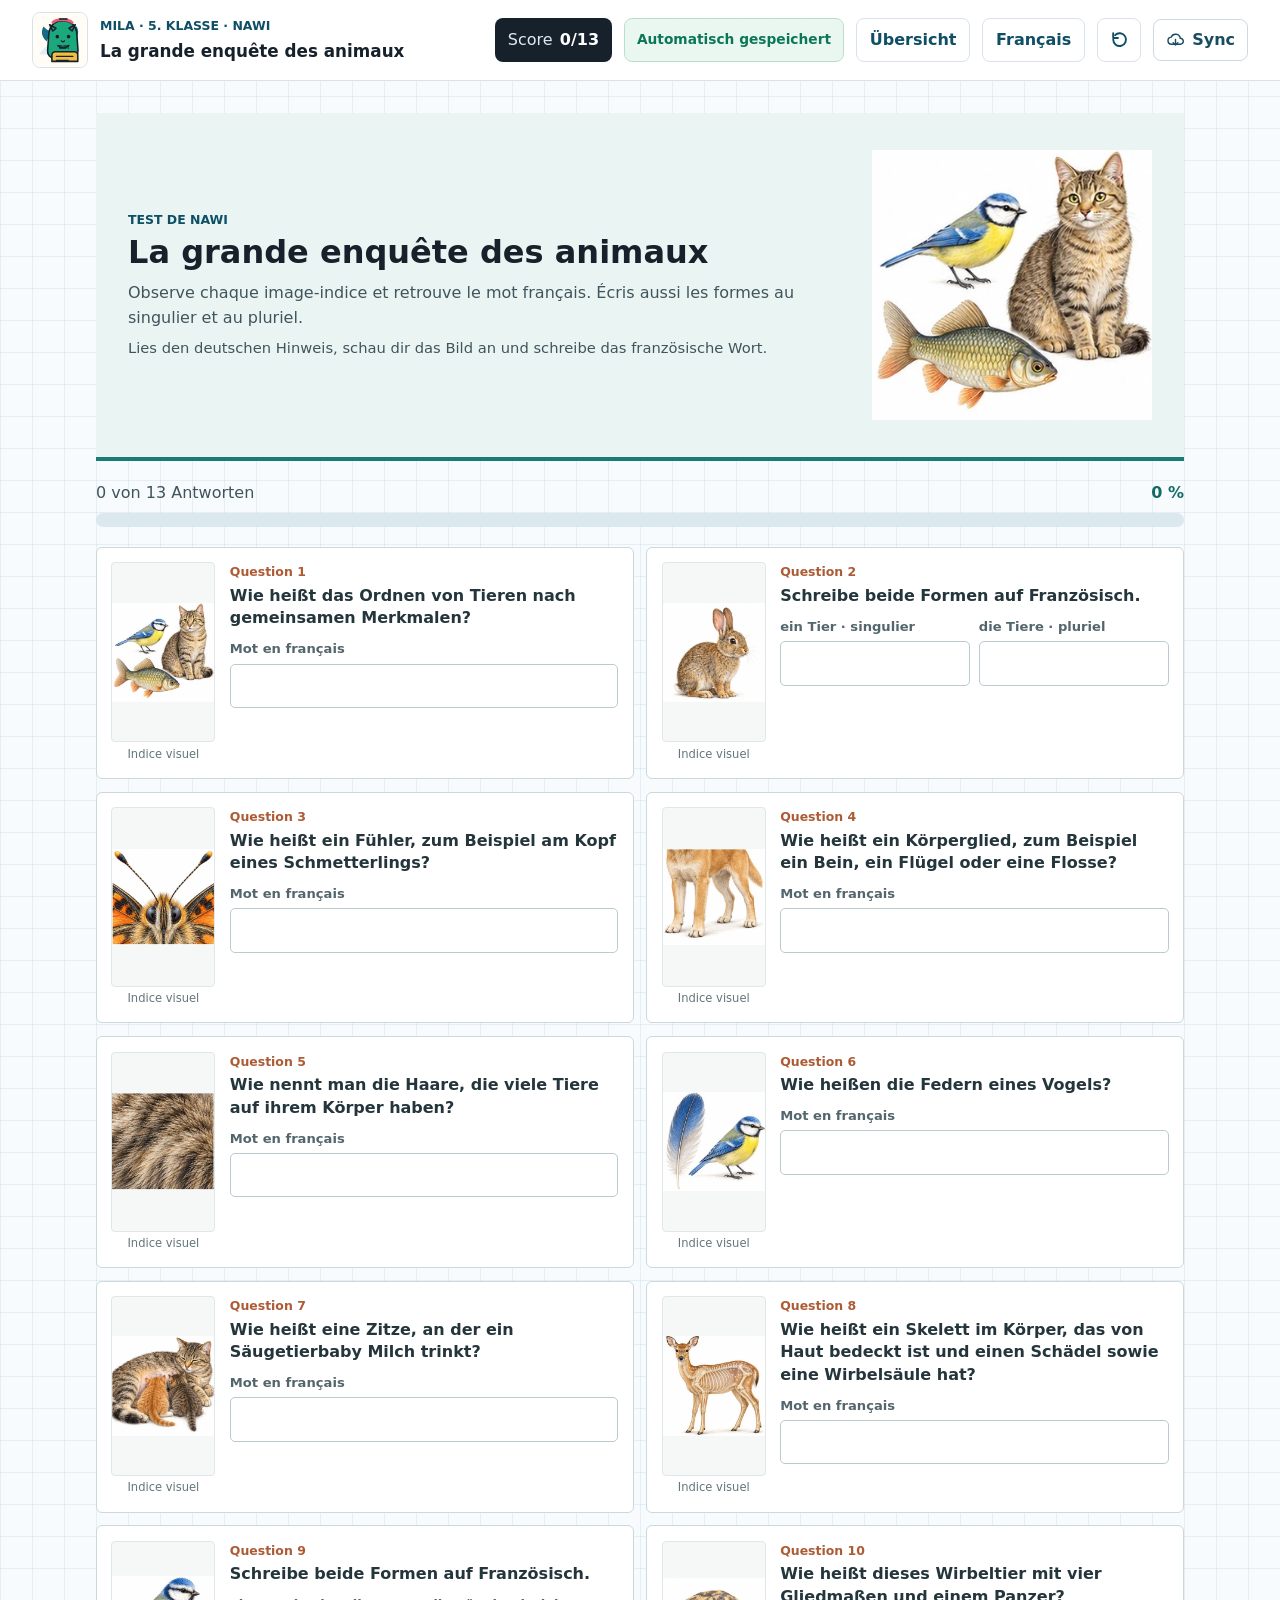
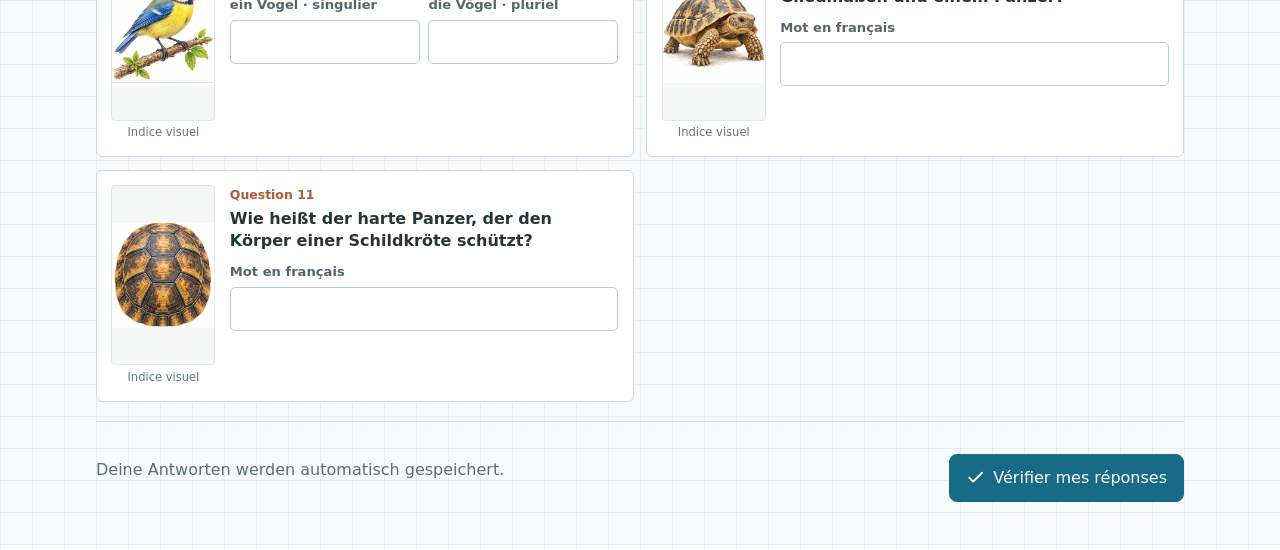
<file: docs/animaux.html>
<!doctype html>
<html lang="fr">
  <head>
    <meta charset="utf-8">
    <meta name="viewport" content="width=device-width, initial-scale=1">
    <meta name="theme-color" content="#176b87">
    <meta name="description" content="NaWi-Test für Mila: französische Wörter rund um die Tierklassifizierung.">
    <title>NaWi: La grande enquête des animaux - Mila</title>
    <link rel="icon" href="assets/dragon-academy.svg" type="image/svg+xml">
    <link rel="stylesheet" href="styles.css?v=20261025-animaux1">
    <link rel="stylesheet" href="animal-vocabulaire.css?v=20261025-animaux2">
  </head>
  <body class="animal-vocab-page">
    <a class="skip-link" href="#questions">Aller au test</a>
    <header class="topbar">
      <div class="brand">
        <img src="assets/dragon-academy.svg" width="56" height="56" alt="">
        <div>
          <p class="eyebrow">Mila · 5. Klasse · NaWi</p>
          <p class="brand-title">La grande enquête des animaux</p>
        </div>
      </div>
      <div class="top-actions">
        <div class="score-pill" aria-live="polite">
          <span>Score</span>
          <strong><span id="score">0</span>/<span id="total">13</span></strong>
        </div>
        <div class="save-status" id="saveStatus" aria-live="polite">Automatisch gespeichert</div>
        <a class="nav-link" href="uebersicht.html">Übersicht</a>
        <a class="nav-link" href="index.html">Français</a>
        <button class="icon-button" id="resetBtn" type="button" aria-label="Neuen Durchgang starten" title="Neuen Durchgang starten">
          <svg aria-hidden="true" viewBox="0 0 24 24"><path d="M4 12a8 8 0 1 0 2.34-5.66"/><path d="M4 4v6h6"/></svg>
        </button>
      </div>
    </header>

    <main id="main">
      <section class="animal-hero" aria-labelledby="animal-title">
        <div>
          <p class="eyebrow">Test de NaWi</p>
          <h1 id="animal-title">La grande enquête des animaux</h1>
          <p>Observe chaque image-indice et retrouve le mot français. Écris aussi les formes au singulier et au pluriel.</p>
          <p class="animal-hero-note">Lies den deutschen Hinweis, schau dir das Bild an und schreibe das französische Wort.</p>
        </div>
        <img class="animal-hero-image" src="assets/animaux/classification.webp" alt="Ein Vogel, eine Katze und ein Fisch als Beispiele für verschiedene Tiergruppen">
      </section>

      <section class="animal-progress" aria-label="Fortschritt">
        <div class="animal-progress-copy"><span id="answeredLabel">0 von 13 Antworten</span><strong id="progressLabel">0 %</strong></div>
        <div class="progress-track" role="progressbar" aria-label="Beantwortete Wörter" aria-valuemin="0" aria-valuemax="13" aria-valuenow="0">
          <div class="progress-fill" id="progressFill"></div>
        </div>
      </section>

      <section id="questions" aria-label="Vokabeltest">
        <div class="animal-questions" id="questionList"></div>
        <div class="animal-submit-row">
          <p id="testMessage" aria-live="polite">Deine Antworten werden automatisch gespeichert.</p>
          <button class="check-button" id="checkBtn" type="button">
            <svg aria-hidden="true" viewBox="0 0 24 24"><path d="m20 6-11 11-5-5"/></svg>
            Vérifier mes réponses
          </button>
        </div>
      </section>
    </main>

    <div class="toast" id="toast" role="status" aria-live="polite"></div>
    <script src="school-sync.js?v=20261005-devicebackup1" data-profile="mila" data-apps="animal-vocabulaire.js?v=20261025-animaux2"></script>
  </body>
</html>
</file>
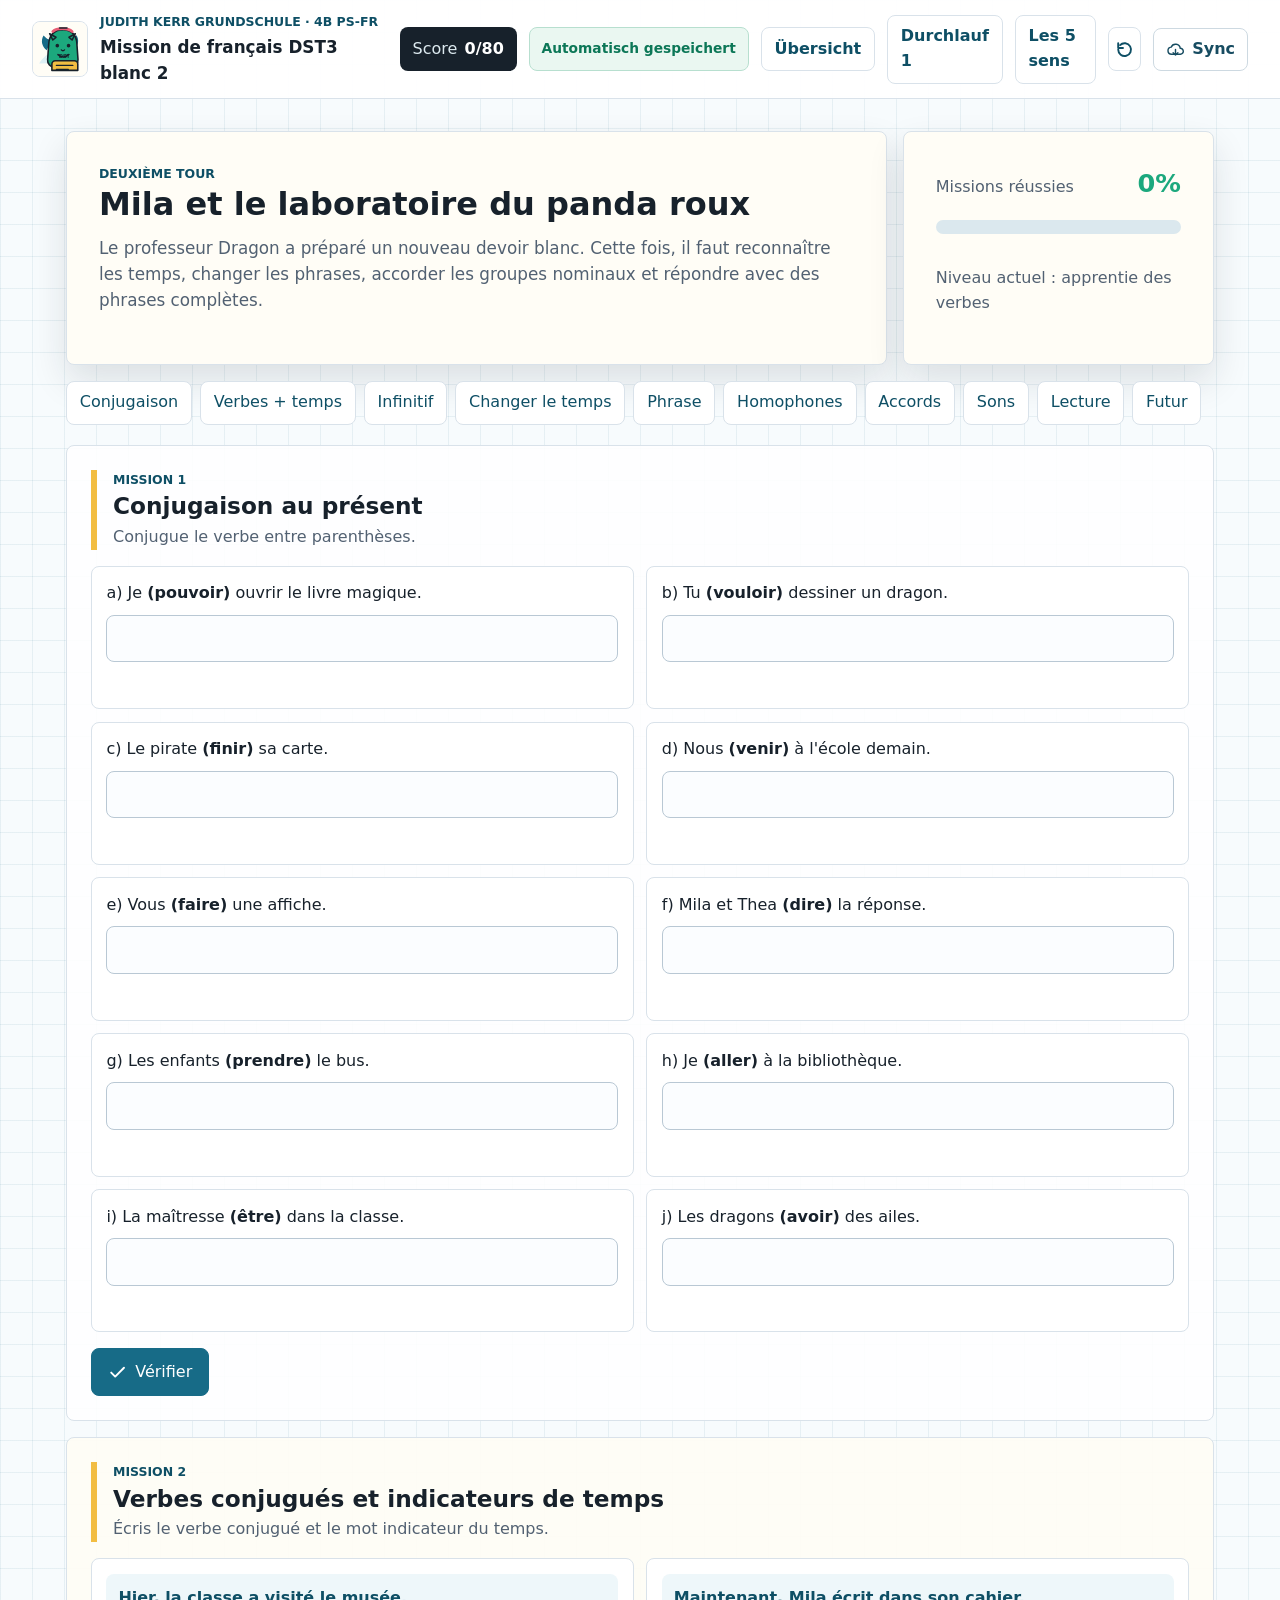
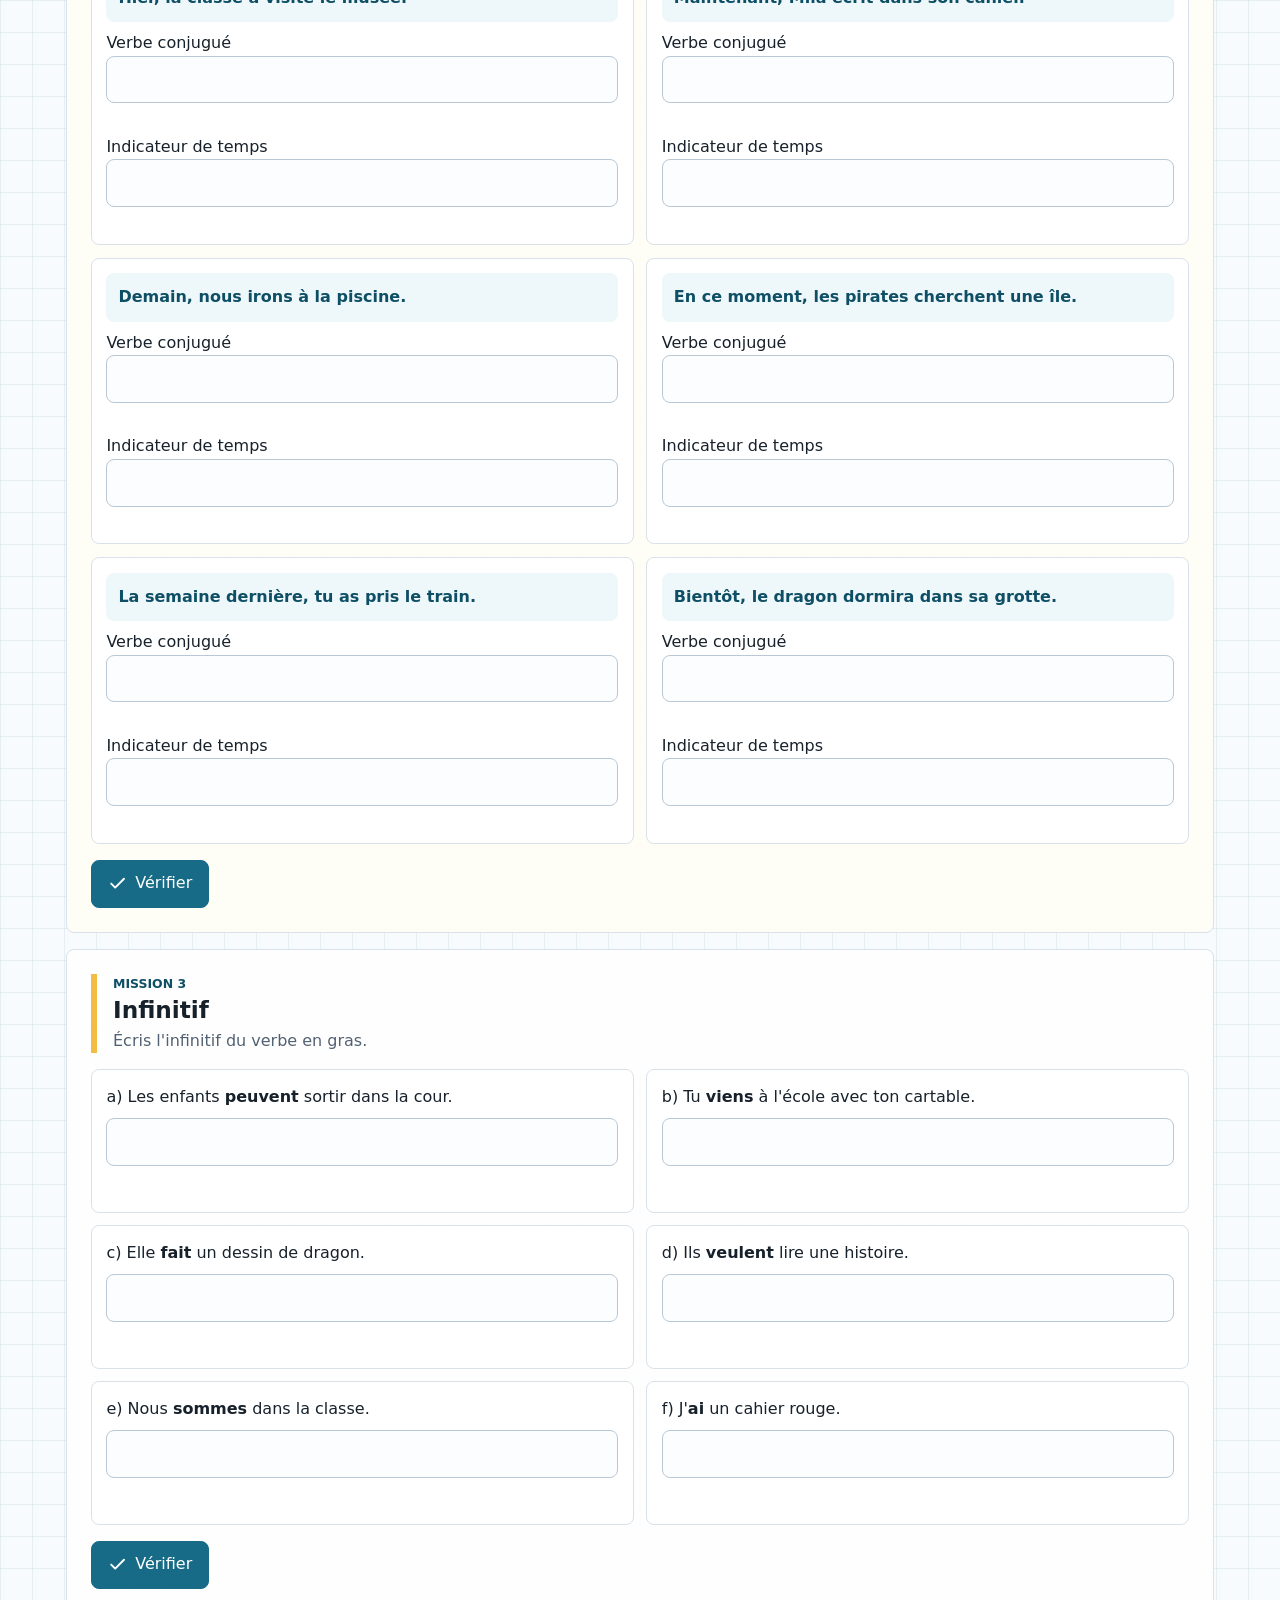
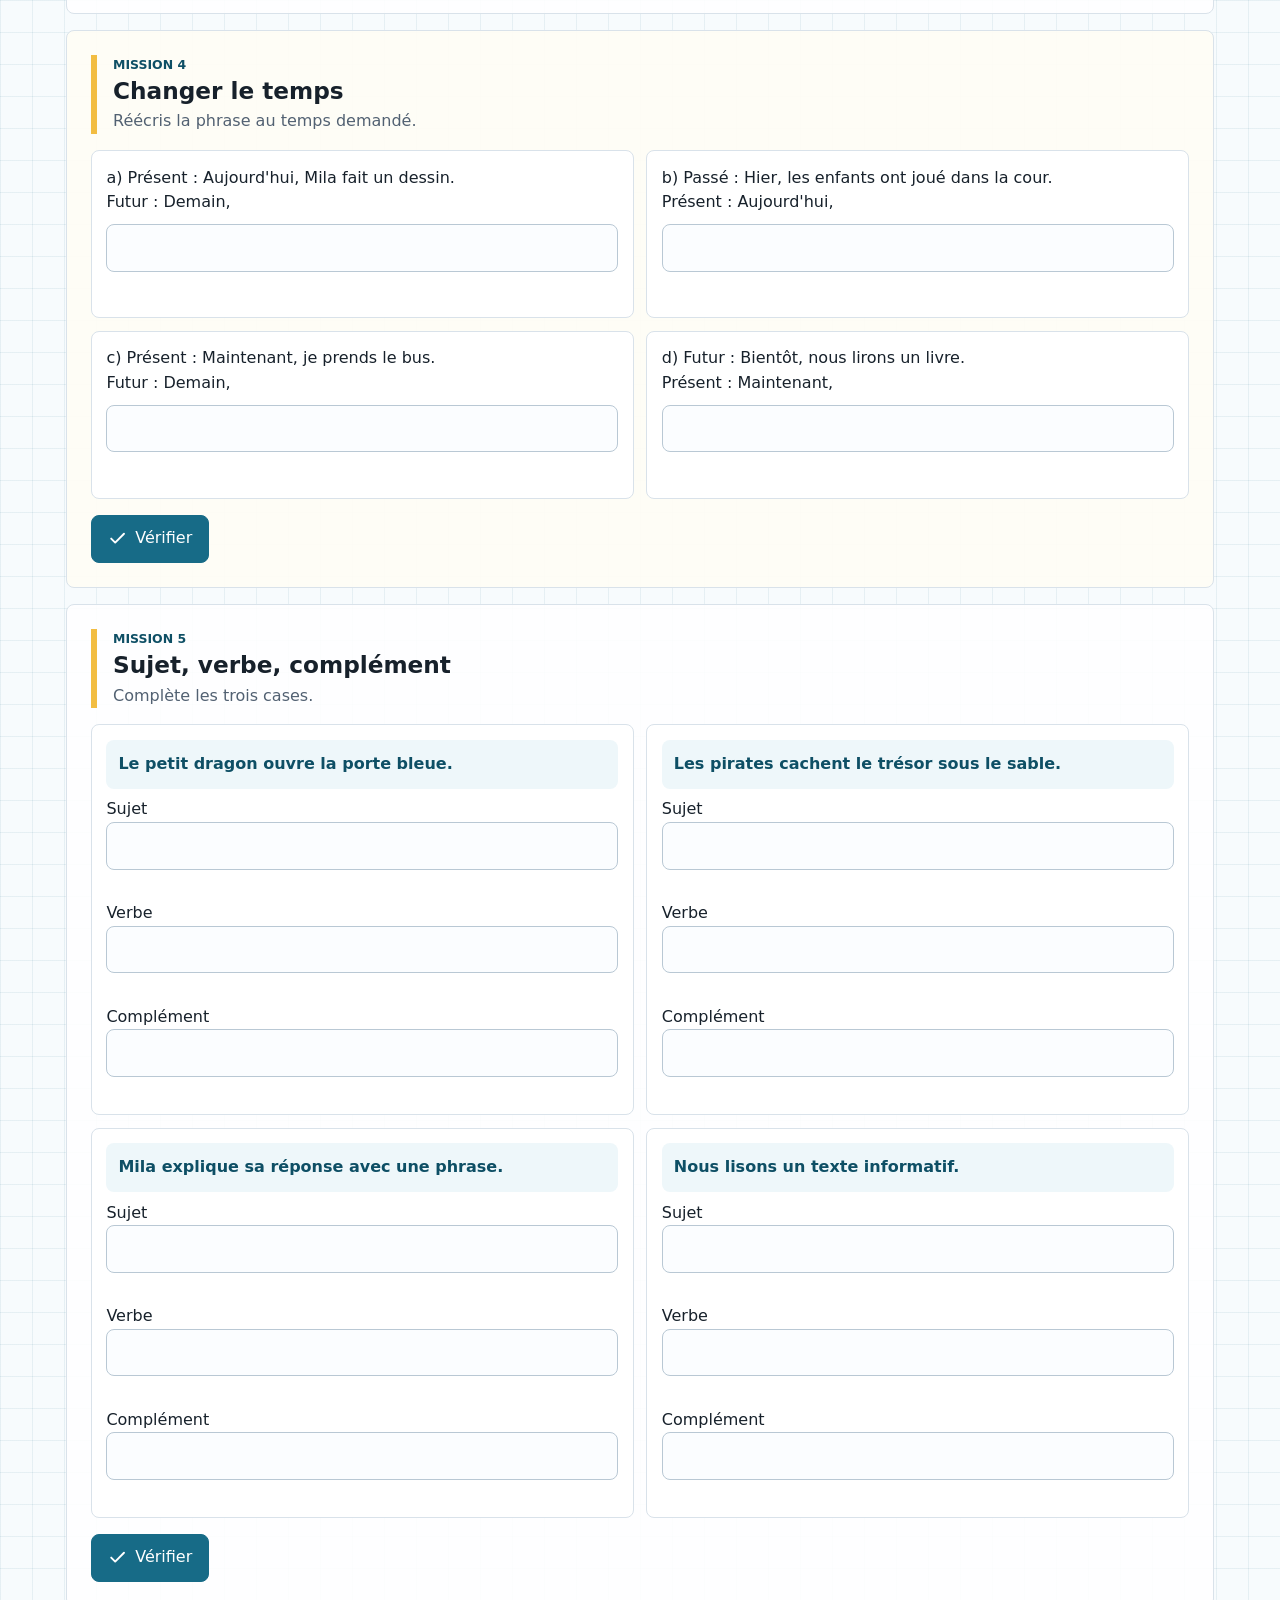
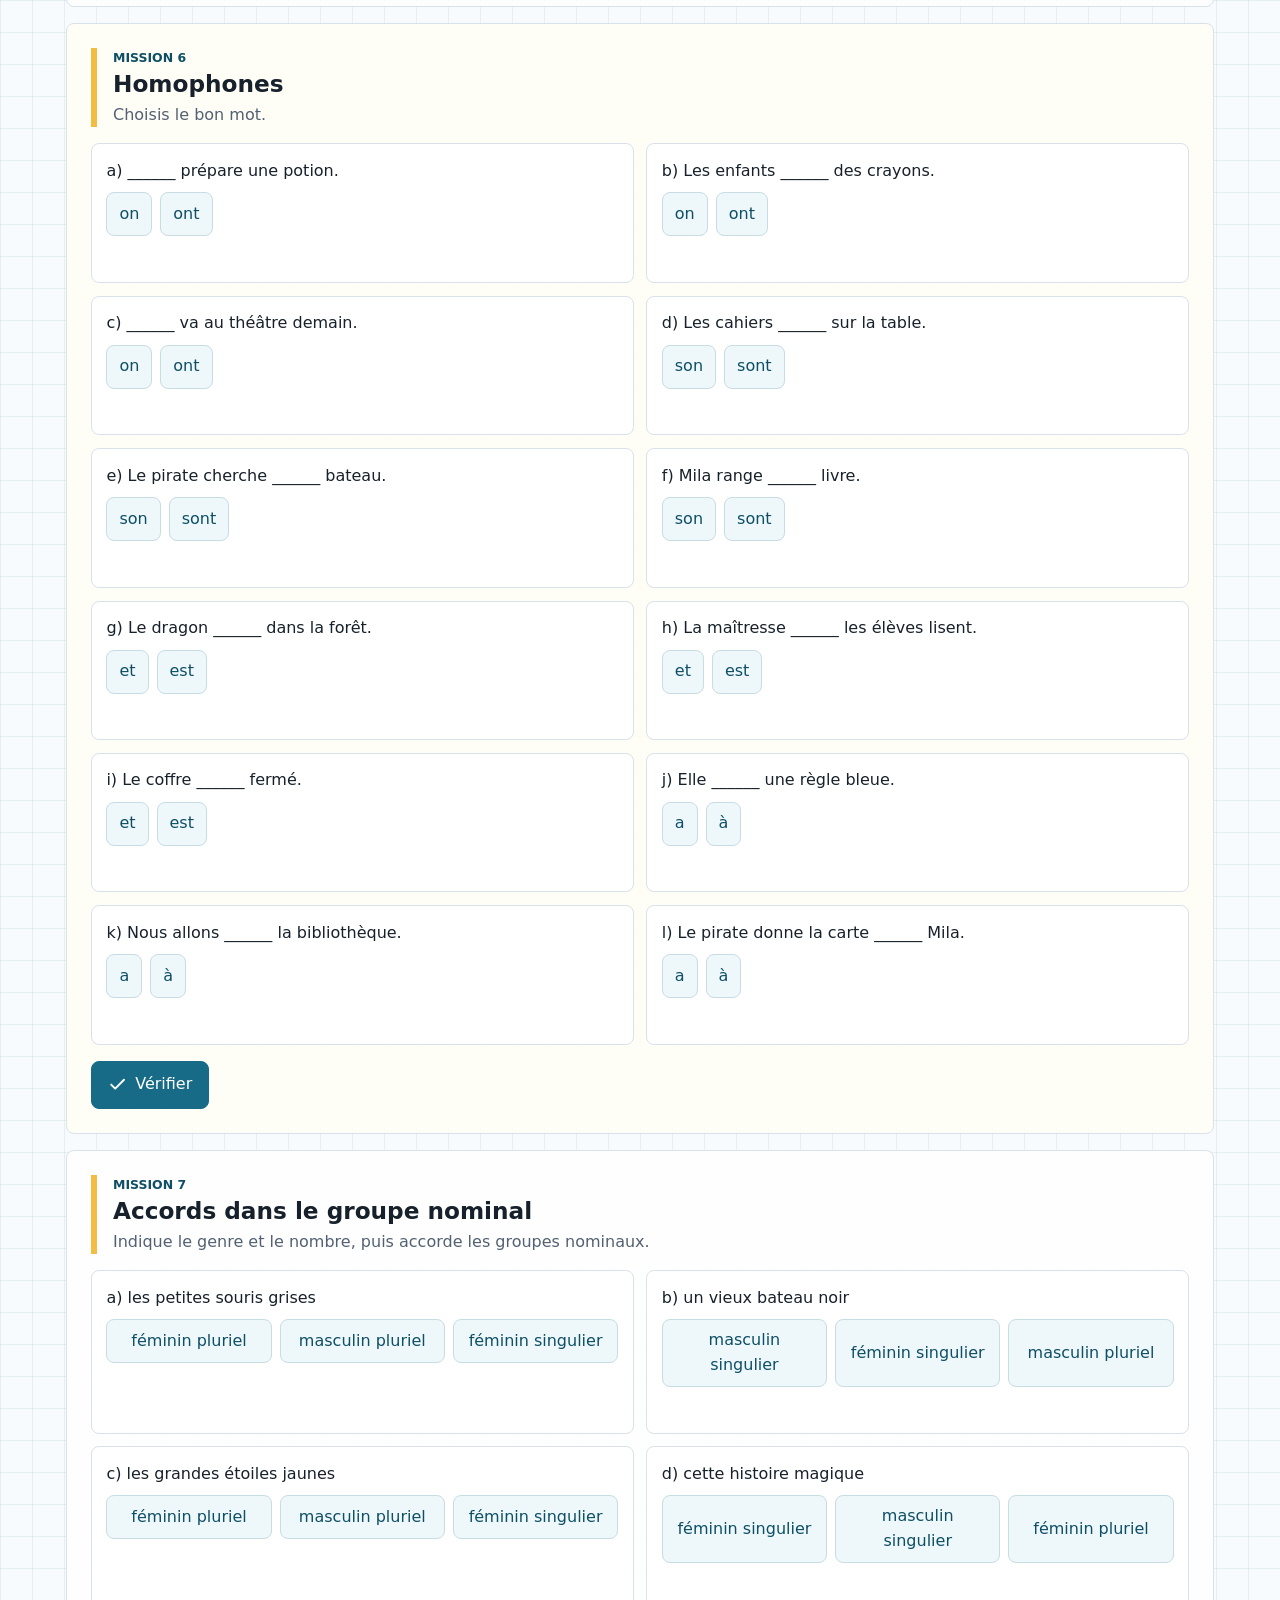
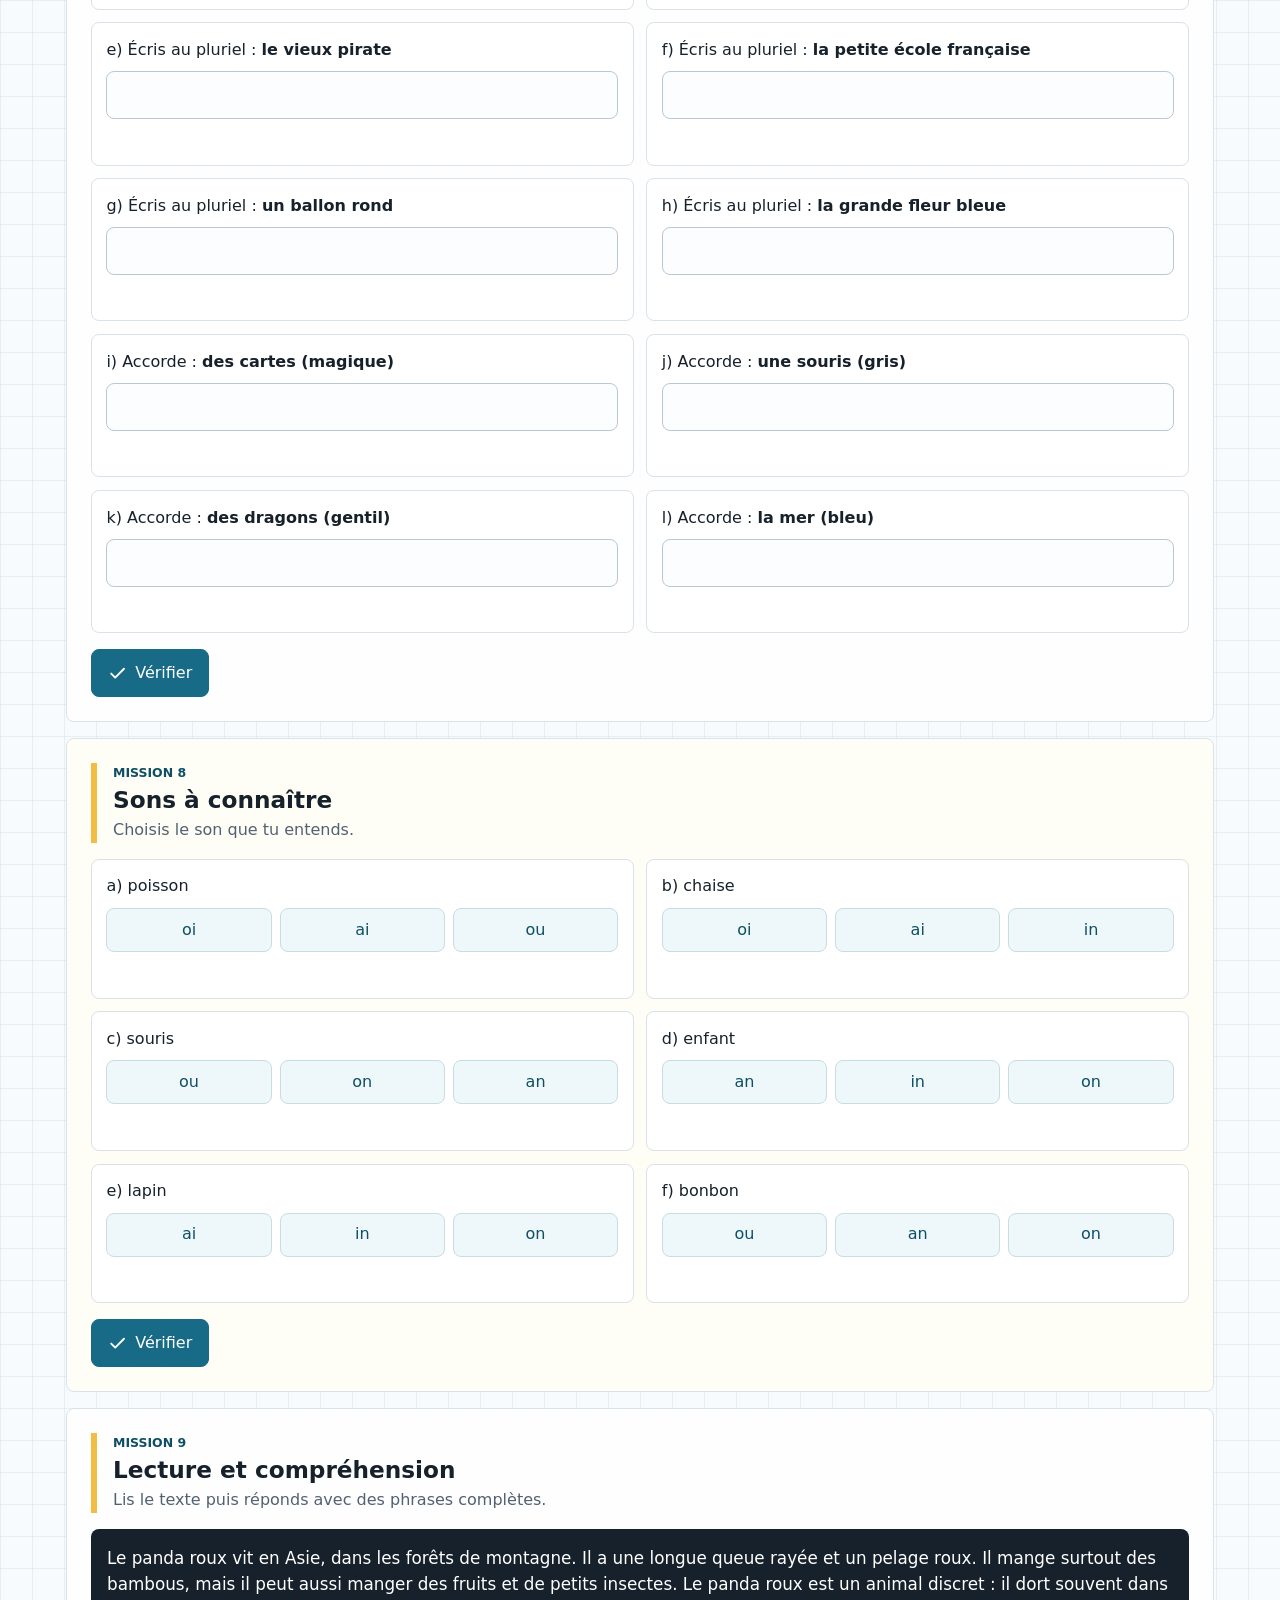
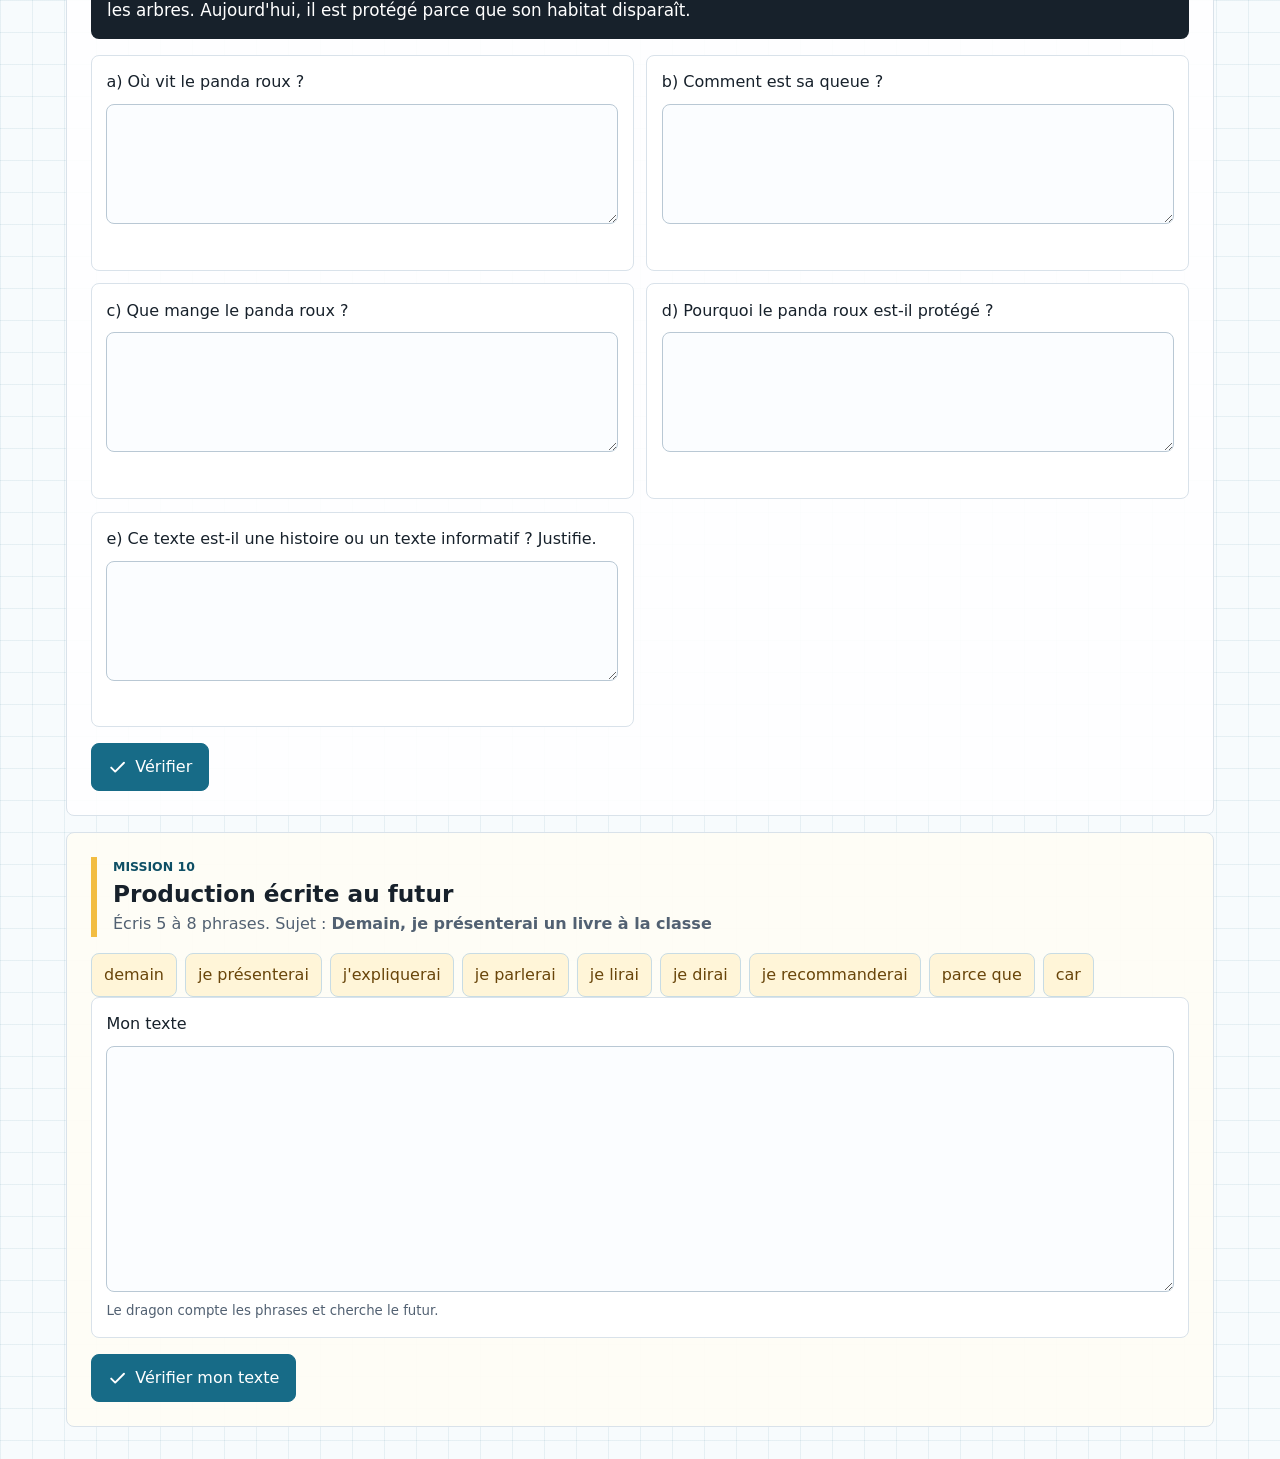
<file: docs/durchlauf-2.html>
<!doctype html>
<html lang="fr">
  <head>
    <meta charset="utf-8">
    <meta name="viewport" content="width=device-width, initial-scale=1">
    <title>Mila - Mission de français DST3 blanc 2</title>
    <meta name="description" content="Zweiter interaktiver Französisch-Durchlauf für Mila zur Vorbereitung auf DST3.">
    <meta name="theme-color" content="#176b87">
    <meta name="apple-mobile-web-app-capable" content="yes">
    <meta name="apple-mobile-web-app-title" content="Français DST3">
    <meta name="apple-mobile-web-app-status-bar-style" content="default">
    <link rel="manifest" href="manifest.webmanifest">
    <link rel="icon" href="assets/dragon-academy.svg" type="image/svg+xml">
    <link rel="stylesheet" href="styles.css?v=20260601-round2">
  </head>
  <body>
    <a class="skip-link" href="#main">Aller aux exercices</a>

    <header class="topbar">
      <div class="brand">
        <img src="assets/dragon-academy.svg" width="56" height="56" alt="Petit dragon professeur avec un cahier de français">
        <div>
          <p class="eyebrow">Judith Kerr Grundschule · 4B PS-FR</p>
          <p class="brand-title">Mission de français DST3 blanc 2</p>
        </div>
      </div>

      <div class="top-actions">
        <div class="score-pill" aria-live="polite">
          <span>Score</span>
          <strong><span id="score">0</span>/<span id="total">0</span></strong>
        </div>
        <div class="save-status" id="saveStatus" aria-live="polite">Automatisch gespeichert</div>
        <a class="nav-link" href="uebersicht.html">Übersicht</a>
        <a class="nav-link" href="index.html">Durchlauf 1</a>
        <a class="nav-link" href="les-5-sens.html">Les 5 sens</a>
        <button class="icon-button" id="resetBtn" type="button" aria-label="Recommencer toutes les missions">
          <svg aria-hidden="true" viewBox="0 0 24 24">
            <path d="M4 12a8 8 0 1 0 2.34-5.66"/>
            <path d="M4 4v6h6"/>
          </svg>
        </button>
      </div>
    </header>

    <main id="main">
      <section class="intro-band" aria-labelledby="intro-title">
        <div class="intro-copy">
          <p class="eyebrow">Deuxième tour</p>
          <h1 id="intro-title">Mila et le laboratoire du panda roux</h1>
          <p>
            Le professeur Dragon a préparé un nouveau devoir blanc. Cette fois,
            il faut reconnaître les temps, changer les phrases, accorder les
            groupes nominaux et répondre avec des phrases complètes.
          </p>
        </div>

        <div class="mission-meter" aria-label="Progression">
          <div>
            <span>Missions réussies</span>
            <strong id="progressLabel">0%</strong>
          </div>
          <div class="progress-track">
            <div class="progress-fill" id="progressFill"></div>
          </div>
          <p id="rankLabel">Niveau actuel : apprentie des verbes</p>
        </div>
      </section>

      <nav class="mission-nav" aria-label="Missions">
        <button type="button" data-jump="#conjugaison">Conjugaison</button>
        <button type="button" data-jump="#verbes-temps">Verbes + temps</button>
        <button type="button" data-jump="#infinitif">Infinitif</button>
        <button type="button" data-jump="#changer-temps">Changer le temps</button>
        <button type="button" data-jump="#phrase">Phrase</button>
        <button type="button" data-jump="#homophones">Homophones</button>
        <button type="button" data-jump="#accords">Accords</button>
        <button type="button" data-jump="#sons">Sons</button>
        <button type="button" data-jump="#lecture">Lecture</button>
        <button type="button" data-jump="#ecriture">Futur</button>
      </nav>

      <section class="mission-band" id="conjugaison" aria-labelledby="conjugaison-title">
        <div class="section-heading">
          <p class="eyebrow">Mission 1</p>
          <h2 id="conjugaison-title">Conjugaison au présent</h2>
          <p>Conjugue le verbe entre parenthèses.</p>
        </div>

        <div class="exercise-grid">
          <label class="exercise" data-task data-answer="peux">
            <span>a) Je <strong>(pouvoir)</strong> ouvrir le livre magique.</span>
            <input type="text" autocomplete="off" aria-label="Réponse a">
            <small class="feedback" aria-live="polite"></small>
          </label>

          <label class="exercise" data-task data-answer="veux">
            <span>b) Tu <strong>(vouloir)</strong> dessiner un dragon.</span>
            <input type="text" autocomplete="off" aria-label="Réponse b">
            <small class="feedback" aria-live="polite"></small>
          </label>

          <label class="exercise" data-task data-answer="finit">
            <span>c) Le pirate <strong>(finir)</strong> sa carte.</span>
            <input type="text" autocomplete="off" aria-label="Réponse c">
            <small class="feedback" aria-live="polite"></small>
          </label>

          <label class="exercise" data-task data-answer="venons">
            <span>d) Nous <strong>(venir)</strong> à l'école demain.</span>
            <input type="text" autocomplete="off" aria-label="Réponse d">
            <small class="feedback" aria-live="polite"></small>
          </label>

          <label class="exercise" data-task data-answer="faites">
            <span>e) Vous <strong>(faire)</strong> une affiche.</span>
            <input type="text" autocomplete="off" aria-label="Réponse e">
            <small class="feedback" aria-live="polite"></small>
          </label>

          <label class="exercise" data-task data-answer="disent">
            <span>f) Mila et Thea <strong>(dire)</strong> la réponse.</span>
            <input type="text" autocomplete="off" aria-label="Réponse f">
            <small class="feedback" aria-live="polite"></small>
          </label>

          <label class="exercise" data-task data-answer="prennent">
            <span>g) Les enfants <strong>(prendre)</strong> le bus.</span>
            <input type="text" autocomplete="off" aria-label="Réponse g">
            <small class="feedback" aria-live="polite"></small>
          </label>

          <label class="exercise" data-task data-answer="vais">
            <span>h) Je <strong>(aller)</strong> à la bibliothèque.</span>
            <input type="text" autocomplete="off" aria-label="Réponse h">
            <small class="feedback" aria-live="polite"></small>
          </label>

          <label class="exercise" data-task data-answer="est">
            <span>i) La maîtresse <strong>(être)</strong> dans la classe.</span>
            <input type="text" autocomplete="off" aria-label="Réponse i">
            <small class="feedback" aria-live="polite"></small>
          </label>

          <label class="exercise" data-task data-answer="ont">
            <span>j) Les dragons <strong>(avoir)</strong> des ailes.</span>
            <input type="text" autocomplete="off" aria-label="Réponse j">
            <small class="feedback" aria-live="polite"></small>
          </label>
        </div>

        <button class="check-button" type="button" data-check="#conjugaison">
          <svg aria-hidden="true" viewBox="0 0 24 24"><path d="m20 6-11 11-5-5"/></svg>
          Vérifier
        </button>
      </section>

      <section class="mission-band alt" id="verbes-temps" aria-labelledby="verbes-temps-title">
        <div class="section-heading">
          <p class="eyebrow">Mission 2</p>
          <h2 id="verbes-temps-title">Verbes conjugués et indicateurs de temps</h2>
          <p>Écris le verbe conjugué et le mot indicateur du temps.</p>
        </div>

        <div class="sentence-lab">
          <article class="sentence-card">
            <p class="sentence">Hier, la classe a visité le musée.</p>
            <label data-task data-answer="a visité|a visite">Verbe conjugué<input type="text" autocomplete="off"><small class="feedback" aria-live="polite"></small></label>
            <label data-task data-answer="hier">Indicateur de temps<input type="text" autocomplete="off"><small class="feedback" aria-live="polite"></small></label>
          </article>

          <article class="sentence-card">
            <p class="sentence">Maintenant, Mila écrit dans son cahier.</p>
            <label data-task data-answer="écrit|ecrit">Verbe conjugué<input type="text" autocomplete="off"><small class="feedback" aria-live="polite"></small></label>
            <label data-task data-answer="maintenant">Indicateur de temps<input type="text" autocomplete="off"><small class="feedback" aria-live="polite"></small></label>
          </article>

          <article class="sentence-card">
            <p class="sentence">Demain, nous irons à la piscine.</p>
            <label data-task data-answer="irons">Verbe conjugué<input type="text" autocomplete="off"><small class="feedback" aria-live="polite"></small></label>
            <label data-task data-answer="demain">Indicateur de temps<input type="text" autocomplete="off"><small class="feedback" aria-live="polite"></small></label>
          </article>

          <article class="sentence-card">
            <p class="sentence">En ce moment, les pirates cherchent une île.</p>
            <label data-task data-answer="cherchent">Verbe conjugué<input type="text" autocomplete="off"><small class="feedback" aria-live="polite"></small></label>
            <label data-task data-answer="en ce moment">Indicateur de temps<input type="text" autocomplete="off"><small class="feedback" aria-live="polite"></small></label>
          </article>

          <article class="sentence-card">
            <p class="sentence">La semaine dernière, tu as pris le train.</p>
            <label data-task data-answer="as pris">Verbe conjugué<input type="text" autocomplete="off"><small class="feedback" aria-live="polite"></small></label>
            <label data-task data-answer="la semaine dernière|la semaine derniere">Indicateur de temps<input type="text" autocomplete="off"><small class="feedback" aria-live="polite"></small></label>
          </article>

          <article class="sentence-card">
            <p class="sentence">Bientôt, le dragon dormira dans sa grotte.</p>
            <label data-task data-answer="dormira">Verbe conjugué<input type="text" autocomplete="off"><small class="feedback" aria-live="polite"></small></label>
            <label data-task data-answer="bientôt|bientot">Indicateur de temps<input type="text" autocomplete="off"><small class="feedback" aria-live="polite"></small></label>
          </article>
        </div>

        <button class="check-button" type="button" data-check="#verbes-temps">
          <svg aria-hidden="true" viewBox="0 0 24 24"><path d="m20 6-11 11-5-5"/></svg>
          Vérifier
        </button>
      </section>

      <section class="mission-band" id="infinitif" aria-labelledby="infinitif-title">
        <div class="section-heading">
          <p class="eyebrow">Mission 3</p>
          <h2 id="infinitif-title">Infinitif</h2>
          <p>Écris l'infinitif du verbe en gras.</p>
        </div>

        <div class="exercise-grid">
          <label class="exercise" data-task data-answer="pouvoir"><span>a) Les enfants <strong>peuvent</strong> sortir dans la cour.</span><input type="text" autocomplete="off"><small class="feedback" aria-live="polite"></small></label>
          <label class="exercise" data-task data-answer="venir"><span>b) Tu <strong>viens</strong> à l'école avec ton cartable.</span><input type="text" autocomplete="off"><small class="feedback" aria-live="polite"></small></label>
          <label class="exercise" data-task data-answer="faire"><span>c) Elle <strong>fait</strong> un dessin de dragon.</span><input type="text" autocomplete="off"><small class="feedback" aria-live="polite"></small></label>
          <label class="exercise" data-task data-answer="vouloir"><span>d) Ils <strong>veulent</strong> lire une histoire.</span><input type="text" autocomplete="off"><small class="feedback" aria-live="polite"></small></label>
          <label class="exercise" data-task data-answer="être|etre"><span>e) Nous <strong>sommes</strong> dans la classe.</span><input type="text" autocomplete="off"><small class="feedback" aria-live="polite"></small></label>
          <label class="exercise" data-task data-answer="avoir"><span>f) J'<strong>ai</strong> un cahier rouge.</span><input type="text" autocomplete="off"><small class="feedback" aria-live="polite"></small></label>
        </div>

        <button class="check-button" type="button" data-check="#infinitif">
          <svg aria-hidden="true" viewBox="0 0 24 24"><path d="m20 6-11 11-5-5"/></svg>
          Vérifier
        </button>
      </section>

      <section class="mission-band alt" id="changer-temps" aria-labelledby="changer-temps-title">
        <div class="section-heading">
          <p class="eyebrow">Mission 4</p>
          <h2 id="changer-temps-title">Changer le temps</h2>
          <p>Réécris la phrase au temps demandé.</p>
        </div>

        <div class="exercise-grid">
          <label class="exercise" data-task data-answer="Mila fera un dessin|Mila va faire un dessin">
            <span>a) Présent : Aujourd'hui, Mila fait un dessin.<br>Futur : Demain,</span>
            <input type="text" autocomplete="off">
            <small class="feedback" aria-live="polite"></small>
          </label>

          <label class="exercise" data-task data-answer="les enfants jouent dans la cour">
            <span>b) Passé : Hier, les enfants ont joué dans la cour.<br>Présent : Aujourd'hui,</span>
            <input type="text" autocomplete="off">
            <small class="feedback" aria-live="polite"></small>
          </label>

          <label class="exercise" data-task data-answer="je prendrai le bus|je vais prendre le bus">
            <span>c) Présent : Maintenant, je prends le bus.<br>Futur : Demain,</span>
            <input type="text" autocomplete="off">
            <small class="feedback" aria-live="polite"></small>
          </label>

          <label class="exercise" data-task data-answer="nous lisons un livre">
            <span>d) Futur : Bientôt, nous lirons un livre.<br>Présent : Maintenant,</span>
            <input type="text" autocomplete="off">
            <small class="feedback" aria-live="polite"></small>
          </label>
        </div>

        <button class="check-button" type="button" data-check="#changer-temps">
          <svg aria-hidden="true" viewBox="0 0 24 24"><path d="m20 6-11 11-5-5"/></svg>
          Vérifier
        </button>
      </section>

      <section class="mission-band" id="phrase" aria-labelledby="phrase-title">
        <div class="section-heading">
          <p class="eyebrow">Mission 5</p>
          <h2 id="phrase-title">Sujet, verbe, complément</h2>
          <p>Complète les trois cases.</p>
        </div>

        <div class="sentence-lab">
          <article class="sentence-card">
            <p class="sentence">Le petit dragon ouvre la porte bleue.</p>
            <label data-task data-answer="Le petit dragon">Sujet<input type="text" autocomplete="off"><small class="feedback" aria-live="polite"></small></label>
            <label data-task data-answer="ouvre">Verbe<input type="text" autocomplete="off"><small class="feedback" aria-live="polite"></small></label>
            <label data-task data-answer="la porte bleue">Complément<input type="text" autocomplete="off"><small class="feedback" aria-live="polite"></small></label>
          </article>

          <article class="sentence-card">
            <p class="sentence">Les pirates cachent le trésor sous le sable.</p>
            <label data-task data-answer="Les pirates">Sujet<input type="text" autocomplete="off"><small class="feedback" aria-live="polite"></small></label>
            <label data-task data-answer="cachent">Verbe<input type="text" autocomplete="off"><small class="feedback" aria-live="polite"></small></label>
            <label data-task data-answer="le trésor sous le sable|le tresor sous le sable">Complément<input type="text" autocomplete="off"><small class="feedback" aria-live="polite"></small></label>
          </article>

          <article class="sentence-card">
            <p class="sentence">Mila explique sa réponse avec une phrase.</p>
            <label data-task data-answer="Mila">Sujet<input type="text" autocomplete="off"><small class="feedback" aria-live="polite"></small></label>
            <label data-task data-answer="explique">Verbe<input type="text" autocomplete="off"><small class="feedback" aria-live="polite"></small></label>
            <label data-task data-answer="sa réponse avec une phrase|sa reponse avec une phrase">Complément<input type="text" autocomplete="off"><small class="feedback" aria-live="polite"></small></label>
          </article>

          <article class="sentence-card">
            <p class="sentence">Nous lisons un texte informatif.</p>
            <label data-task data-answer="Nous">Sujet<input type="text" autocomplete="off"><small class="feedback" aria-live="polite"></small></label>
            <label data-task data-answer="lisons">Verbe<input type="text" autocomplete="off"><small class="feedback" aria-live="polite"></small></label>
            <label data-task data-answer="un texte informatif">Complément<input type="text" autocomplete="off"><small class="feedback" aria-live="polite"></small></label>
          </article>
        </div>

        <button class="check-button" type="button" data-check="#phrase">
          <svg aria-hidden="true" viewBox="0 0 24 24"><path d="m20 6-11 11-5-5"/></svg>
          Vérifier
        </button>
      </section>

      <section class="mission-band alt" id="homophones" aria-labelledby="homophones-title">
        <div class="section-heading">
          <p class="eyebrow">Mission 6</p>
          <h2 id="homophones-title">Homophones</h2>
          <p>Choisis le bon mot.</p>
        </div>

        <div class="exercise-grid compact">
          <article class="exercise choice-task" data-task data-answer="on"><p>a) ______ prépare une potion.</p><div class="choice-row"><button type="button" data-value="on">on</button><button type="button" data-value="ont">ont</button></div><small class="feedback" aria-live="polite"></small></article>
          <article class="exercise choice-task" data-task data-answer="ont"><p>b) Les enfants ______ des crayons.</p><div class="choice-row"><button type="button" data-value="on">on</button><button type="button" data-value="ont">ont</button></div><small class="feedback" aria-live="polite"></small></article>
          <article class="exercise choice-task" data-task data-answer="on"><p>c) ______ va au théâtre demain.</p><div class="choice-row"><button type="button" data-value="on">on</button><button type="button" data-value="ont">ont</button></div><small class="feedback" aria-live="polite"></small></article>
          <article class="exercise choice-task" data-task data-answer="sont"><p>d) Les cahiers ______ sur la table.</p><div class="choice-row"><button type="button" data-value="son">son</button><button type="button" data-value="sont">sont</button></div><small class="feedback" aria-live="polite"></small></article>
          <article class="exercise choice-task" data-task data-answer="son"><p>e) Le pirate cherche ______ bateau.</p><div class="choice-row"><button type="button" data-value="son">son</button><button type="button" data-value="sont">sont</button></div><small class="feedback" aria-live="polite"></small></article>
          <article class="exercise choice-task" data-task data-answer="son"><p>f) Mila range ______ livre.</p><div class="choice-row"><button type="button" data-value="son">son</button><button type="button" data-value="sont">sont</button></div><small class="feedback" aria-live="polite"></small></article>
          <article class="exercise choice-task" data-task data-answer="est"><p>g) Le dragon ______ dans la forêt.</p><div class="choice-row"><button type="button" data-value="et">et</button><button type="button" data-value="est">est</button></div><small class="feedback" aria-live="polite"></small></article>
          <article class="exercise choice-task" data-task data-answer="et"><p>h) La maîtresse ______ les élèves lisent.</p><div class="choice-row"><button type="button" data-value="et">et</button><button type="button" data-value="est">est</button></div><small class="feedback" aria-live="polite"></small></article>
          <article class="exercise choice-task" data-task data-answer="est"><p>i) Le coffre ______ fermé.</p><div class="choice-row"><button type="button" data-value="et">et</button><button type="button" data-value="est">est</button></div><small class="feedback" aria-live="polite"></small></article>
          <article class="exercise choice-task" data-task data-answer="a"><p>j) Elle ______ une règle bleue.</p><div class="choice-row"><button type="button" data-value="a">a</button><button type="button" data-value="à">à</button></div><small class="feedback" aria-live="polite"></small></article>
          <article class="exercise choice-task" data-task data-answer="à"><p>k) Nous allons ______ la bibliothèque.</p><div class="choice-row"><button type="button" data-value="a">a</button><button type="button" data-value="à">à</button></div><small class="feedback" aria-live="polite"></small></article>
          <article class="exercise choice-task" data-task data-answer="à"><p>l) Le pirate donne la carte ______ Mila.</p><div class="choice-row"><button type="button" data-value="a">a</button><button type="button" data-value="à">à</button></div><small class="feedback" aria-live="polite"></small></article>
        </div>

        <button class="check-button" type="button" data-check="#homophones">
          <svg aria-hidden="true" viewBox="0 0 24 24"><path d="m20 6-11 11-5-5"/></svg>
          Vérifier
        </button>
      </section>

      <section class="mission-band" id="accords" aria-labelledby="accords-title">
        <div class="section-heading">
          <p class="eyebrow">Mission 7</p>
          <h2 id="accords-title">Accords dans le groupe nominal</h2>
          <p>Indique le genre et le nombre, puis accorde les groupes nominaux.</p>
        </div>

        <div class="exercise-grid compact">
          <article class="exercise choice-task" data-task data-answer="féminin pluriel"><p>a) les petites souris grises</p><div class="choice-row triple"><button type="button" data-value="féminin pluriel">féminin pluriel</button><button type="button" data-value="masculin pluriel">masculin pluriel</button><button type="button" data-value="féminin singulier">féminin singulier</button></div><small class="feedback" aria-live="polite"></small></article>
          <article class="exercise choice-task" data-task data-answer="masculin singulier"><p>b) un vieux bateau noir</p><div class="choice-row triple"><button type="button" data-value="masculin singulier">masculin singulier</button><button type="button" data-value="féminin singulier">féminin singulier</button><button type="button" data-value="masculin pluriel">masculin pluriel</button></div><small class="feedback" aria-live="polite"></small></article>
          <article class="exercise choice-task" data-task data-answer="féminin pluriel"><p>c) les grandes étoiles jaunes</p><div class="choice-row triple"><button type="button" data-value="féminin pluriel">féminin pluriel</button><button type="button" data-value="masculin pluriel">masculin pluriel</button><button type="button" data-value="féminin singulier">féminin singulier</button></div><small class="feedback" aria-live="polite"></small></article>
          <article class="exercise choice-task" data-task data-answer="féminin singulier"><p>d) cette histoire magique</p><div class="choice-row triple"><button type="button" data-value="féminin singulier">féminin singulier</button><button type="button" data-value="masculin singulier">masculin singulier</button><button type="button" data-value="féminin pluriel">féminin pluriel</button></div><small class="feedback" aria-live="polite"></small></article>

          <label class="exercise" data-task data-answer="les vieux pirates"><span>e) Écris au pluriel : <strong>le vieux pirate</strong></span><input type="text" autocomplete="off"><small class="feedback" aria-live="polite"></small></label>
          <label class="exercise" data-task data-answer="les petites écoles françaises|les petites ecoles francaises"><span>f) Écris au pluriel : <strong>la petite école française</strong></span><input type="text" autocomplete="off"><small class="feedback" aria-live="polite"></small></label>
          <label class="exercise" data-task data-answer="des ballons ronds"><span>g) Écris au pluriel : <strong>un ballon rond</strong></span><input type="text" autocomplete="off"><small class="feedback" aria-live="polite"></small></label>
          <label class="exercise" data-task data-answer="les grandes fleurs bleues"><span>h) Écris au pluriel : <strong>la grande fleur bleue</strong></span><input type="text" autocomplete="off"><small class="feedback" aria-live="polite"></small></label>

          <label class="exercise" data-task data-answer="des cartes magiques"><span>i) Accorde : <strong>des cartes (magique)</strong></span><input type="text" autocomplete="off"><small class="feedback" aria-live="polite"></small></label>
          <label class="exercise" data-task data-answer="une souris grise"><span>j) Accorde : <strong>une souris (gris)</strong></span><input type="text" autocomplete="off"><small class="feedback" aria-live="polite"></small></label>
          <label class="exercise" data-task data-answer="des dragons gentils"><span>k) Accorde : <strong>des dragons (gentil)</strong></span><input type="text" autocomplete="off"><small class="feedback" aria-live="polite"></small></label>
          <label class="exercise" data-task data-answer="la mer bleue"><span>l) Accorde : <strong>la mer (bleu)</strong></span><input type="text" autocomplete="off"><small class="feedback" aria-live="polite"></small></label>
        </div>

        <button class="check-button" type="button" data-check="#accords">
          <svg aria-hidden="true" viewBox="0 0 24 24"><path d="m20 6-11 11-5-5"/></svg>
          Vérifier
        </button>
      </section>

      <section class="mission-band alt" id="sons" aria-labelledby="sons-title">
        <div class="section-heading">
          <p class="eyebrow">Mission 8</p>
          <h2 id="sons-title">Sons à connaître</h2>
          <p>Choisis le son que tu entends.</p>
        </div>

        <div class="exercise-grid compact">
          <article class="exercise choice-task" data-task data-answer="oi"><p>a) poisson</p><div class="choice-row triple"><button type="button" data-value="oi">oi</button><button type="button" data-value="ai">ai</button><button type="button" data-value="ou">ou</button></div><small class="feedback" aria-live="polite"></small></article>
          <article class="exercise choice-task" data-task data-answer="ai"><p>b) chaise</p><div class="choice-row triple"><button type="button" data-value="oi">oi</button><button type="button" data-value="ai">ai</button><button type="button" data-value="in">in</button></div><small class="feedback" aria-live="polite"></small></article>
          <article class="exercise choice-task" data-task data-answer="ou"><p>c) souris</p><div class="choice-row triple"><button type="button" data-value="ou">ou</button><button type="button" data-value="on">on</button><button type="button" data-value="an">an</button></div><small class="feedback" aria-live="polite"></small></article>
          <article class="exercise choice-task" data-task data-answer="an"><p>d) enfant</p><div class="choice-row triple"><button type="button" data-value="an">an</button><button type="button" data-value="in">in</button><button type="button" data-value="on">on</button></div><small class="feedback" aria-live="polite"></small></article>
          <article class="exercise choice-task" data-task data-answer="in"><p>e) lapin</p><div class="choice-row triple"><button type="button" data-value="ai">ai</button><button type="button" data-value="in">in</button><button type="button" data-value="on">on</button></div><small class="feedback" aria-live="polite"></small></article>
          <article class="exercise choice-task" data-task data-answer="on"><p>f) bonbon</p><div class="choice-row triple"><button type="button" data-value="ou">ou</button><button type="button" data-value="an">an</button><button type="button" data-value="on">on</button></div><small class="feedback" aria-live="polite"></small></article>
        </div>

        <button class="check-button" type="button" data-check="#sons">
          <svg aria-hidden="true" viewBox="0 0 24 24"><path d="m20 6-11 11-5-5"/></svg>
          Vérifier
        </button>
      </section>

      <section class="mission-band" id="lecture" aria-labelledby="lecture-title">
        <div class="section-heading">
          <p class="eyebrow">Mission 9</p>
          <h2 id="lecture-title">Lecture et compréhension</h2>
          <p>Lis le texte puis réponds avec des phrases complètes.</p>
        </div>

        <blockquote class="reading">
          Le panda roux vit en Asie, dans les forêts de montagne. Il a une
          longue queue rayée et un pelage roux. Il mange surtout des bambous,
          mais il peut aussi manger des fruits et de petits insectes. Le panda
          roux est un animal discret : il dort souvent dans les arbres.
          Aujourd'hui, il est protégé parce que son habitat disparaît.
        </blockquote>

        <div class="writing-grid">
          <label class="long-answer" data-task data-keywords="asie,forêts|forets,montagne">
            a) Où vit le panda roux ?
            <textarea rows="3"></textarea>
            <small class="feedback" aria-live="polite"></small>
          </label>

          <label class="long-answer" data-task data-keywords="queue,longue,rayée|rayee">
            b) Comment est sa queue ?
            <textarea rows="3"></textarea>
            <small class="feedback" aria-live="polite"></small>
          </label>

          <label class="long-answer" data-task data-keywords="bambous,fruits|insectes">
            c) Que mange le panda roux ?
            <textarea rows="3"></textarea>
            <small class="feedback" aria-live="polite"></small>
          </label>

          <label class="long-answer" data-task data-keywords="parce que|car,habitat,disparaît|disparait">
            d) Pourquoi le panda roux est-il protégé ?
            <textarea rows="3"></textarea>
            <small class="feedback" aria-live="polite"></small>
          </label>

          <label class="long-answer" data-task data-keywords="informatif,parce que|car,informations">
            e) Ce texte est-il une histoire ou un texte informatif ? Justifie.
            <textarea rows="3"></textarea>
            <small class="feedback" aria-live="polite"></small>
          </label>
        </div>

        <button class="check-button" type="button" data-check="#lecture">
          <svg aria-hidden="true" viewBox="0 0 24 24"><path d="m20 6-11 11-5-5"/></svg>
          Vérifier
        </button>
      </section>

      <section class="mission-band alt" id="ecriture" aria-labelledby="ecriture-title">
        <div class="section-heading">
          <p class="eyebrow">Mission 10</p>
          <h2 id="ecriture-title">Production écrite au futur</h2>
          <p>Écris 5 à 8 phrases. Sujet : <strong>Demain, je présenterai un livre à la classe</strong></p>
        </div>

        <div class="word-bank" aria-label="Mots utiles">
          <span>demain</span>
          <span>je présenterai</span>
          <span>j'expliquerai</span>
          <span>je parlerai</span>
          <span>je lirai</span>
          <span>je dirai</span>
          <span>je recommanderai</span>
          <span>parce que</span>
          <span>car</span>
        </div>

        <label class="future-writing" data-writing-task>
          Mon texte
          <textarea id="futureText" rows="9" aria-describedby="futureHelp"></textarea>
          <small id="futureHelp" class="feedback" aria-live="polite">Le dragon compte les phrases et cherche le futur.</small>
        </label>

        <button class="check-button" id="checkWritingBtn" type="button">
          <svg aria-hidden="true" viewBox="0 0 24 24"><path d="m20 6-11 11-5-5"/></svg>
          Vérifier mon texte
        </button>
      </section>
    </main>

    <div class="toast" id="toast" role="status" aria-live="polite"></div>

    <script src="school-sync.js?v=20261005-devicebackup1" data-profile="mila" data-apps="app-durchlauf-2.js?v=20260601-round2"></script>
  </body>
</html>
</file>
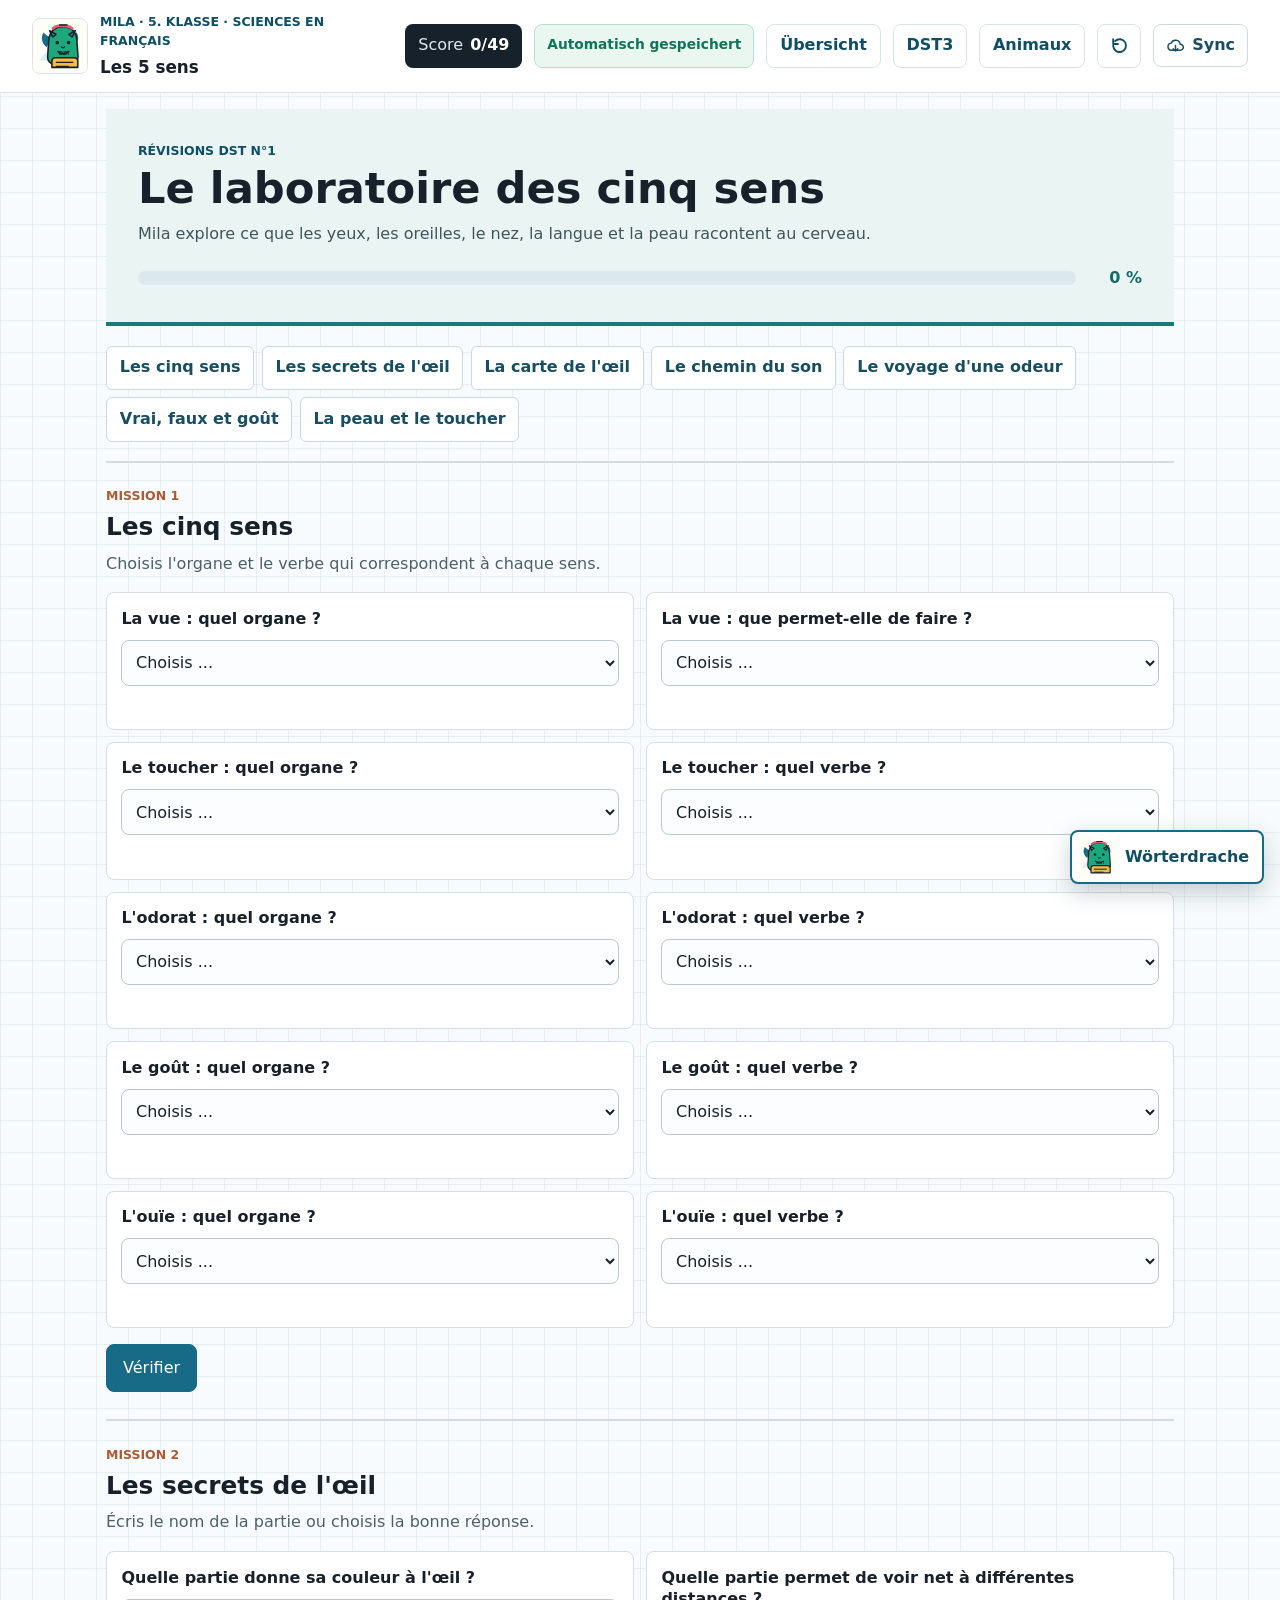
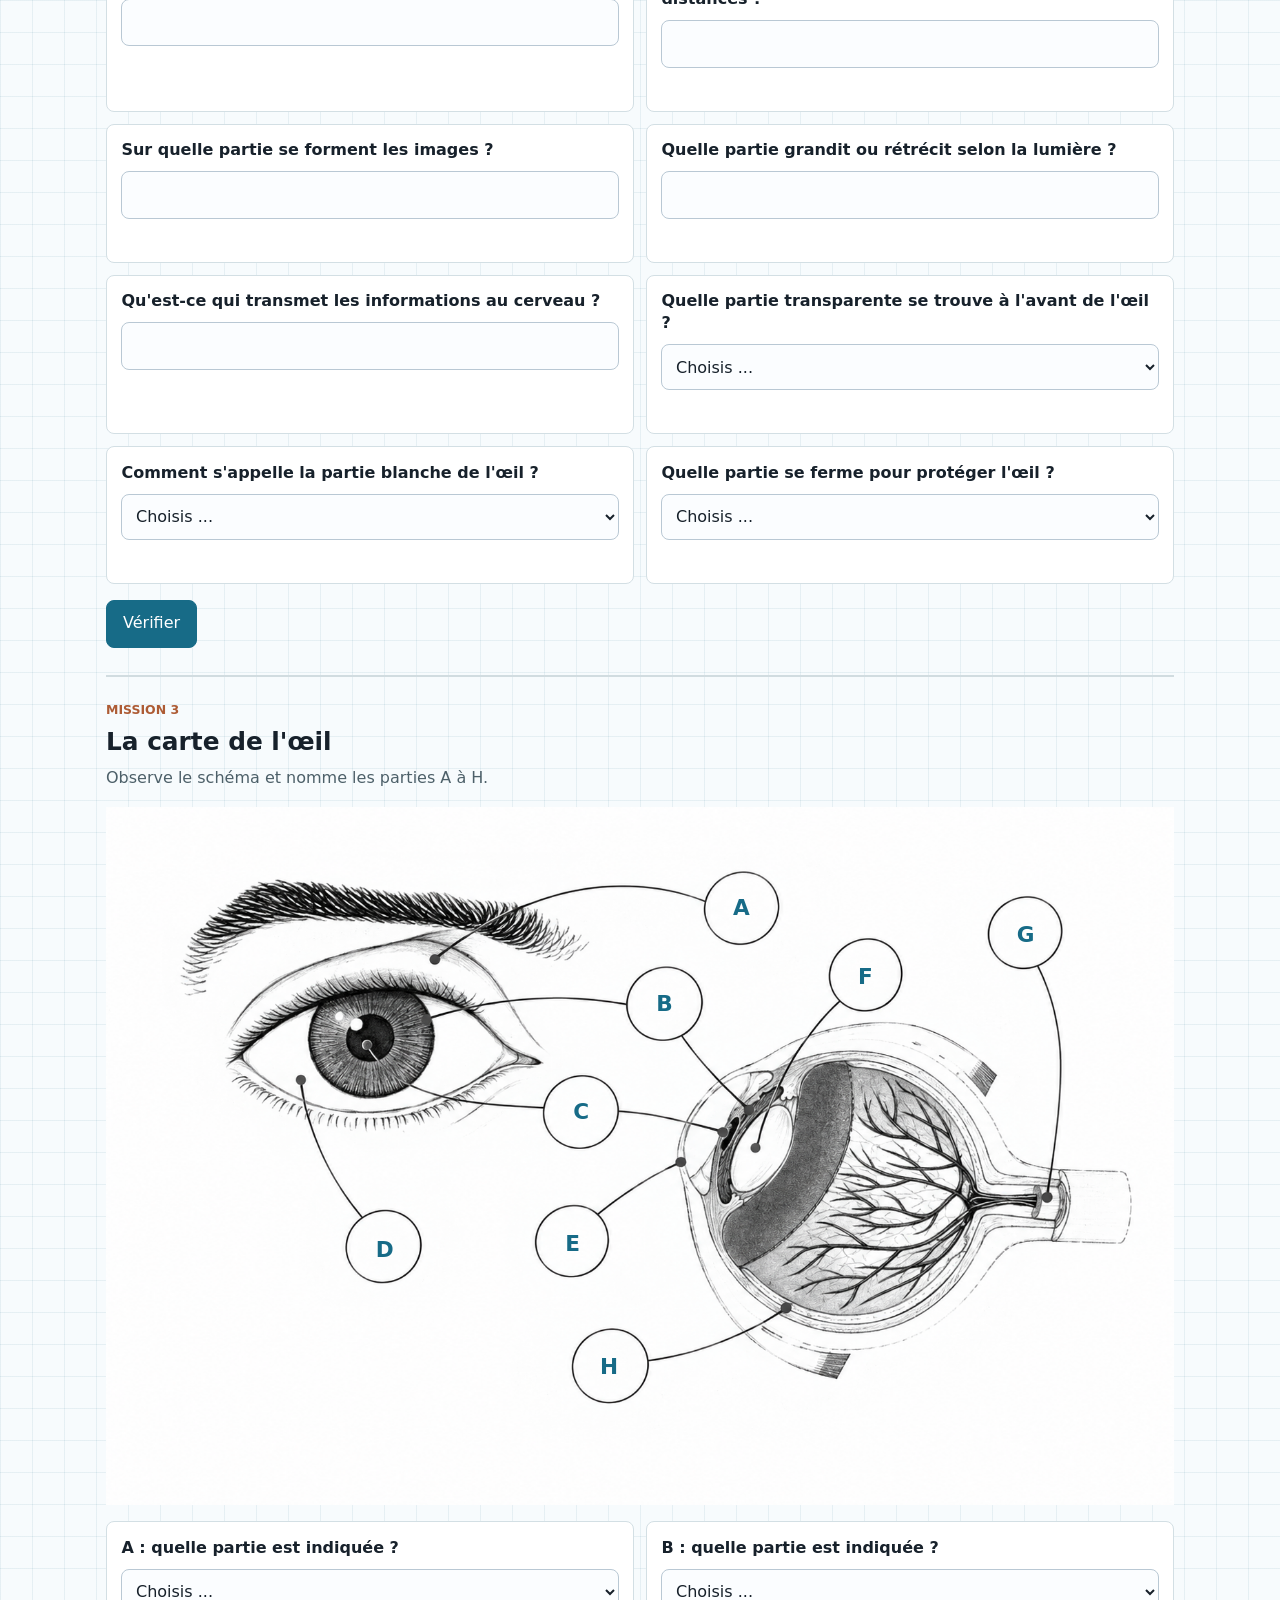
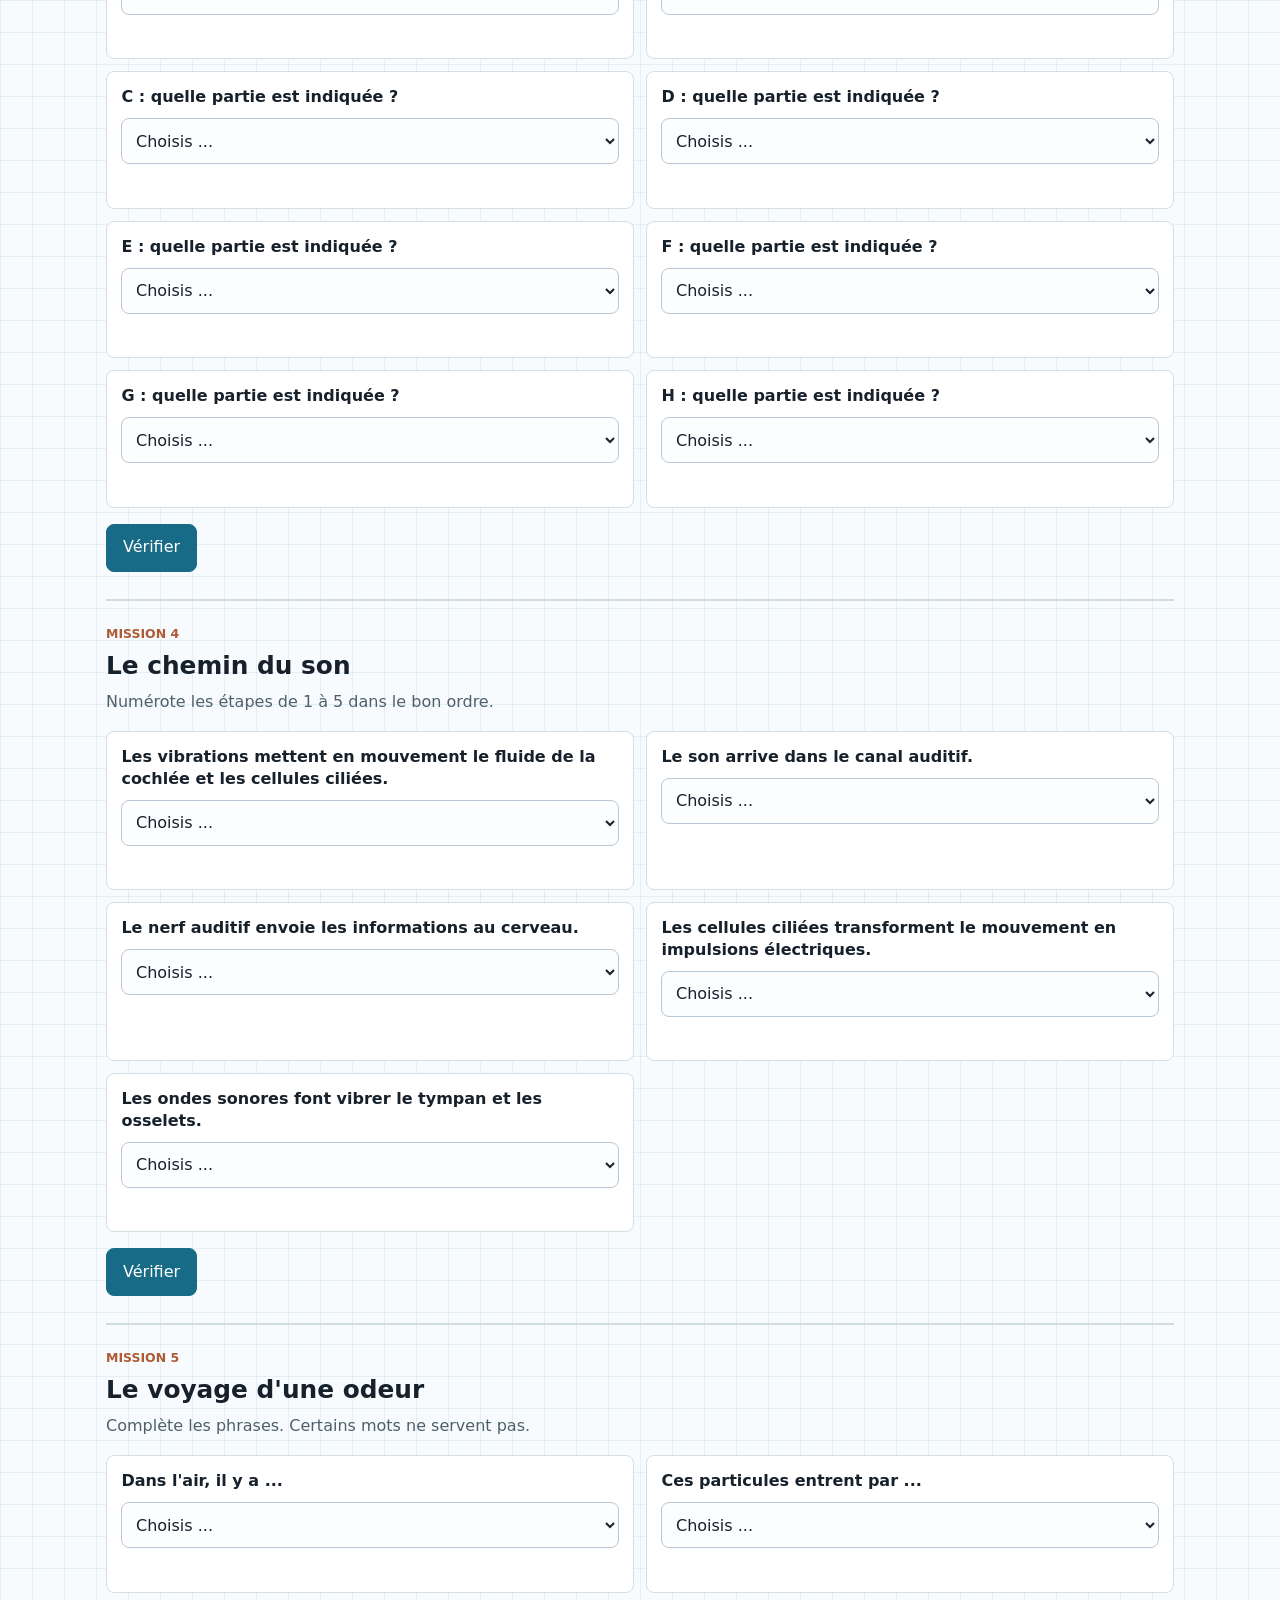
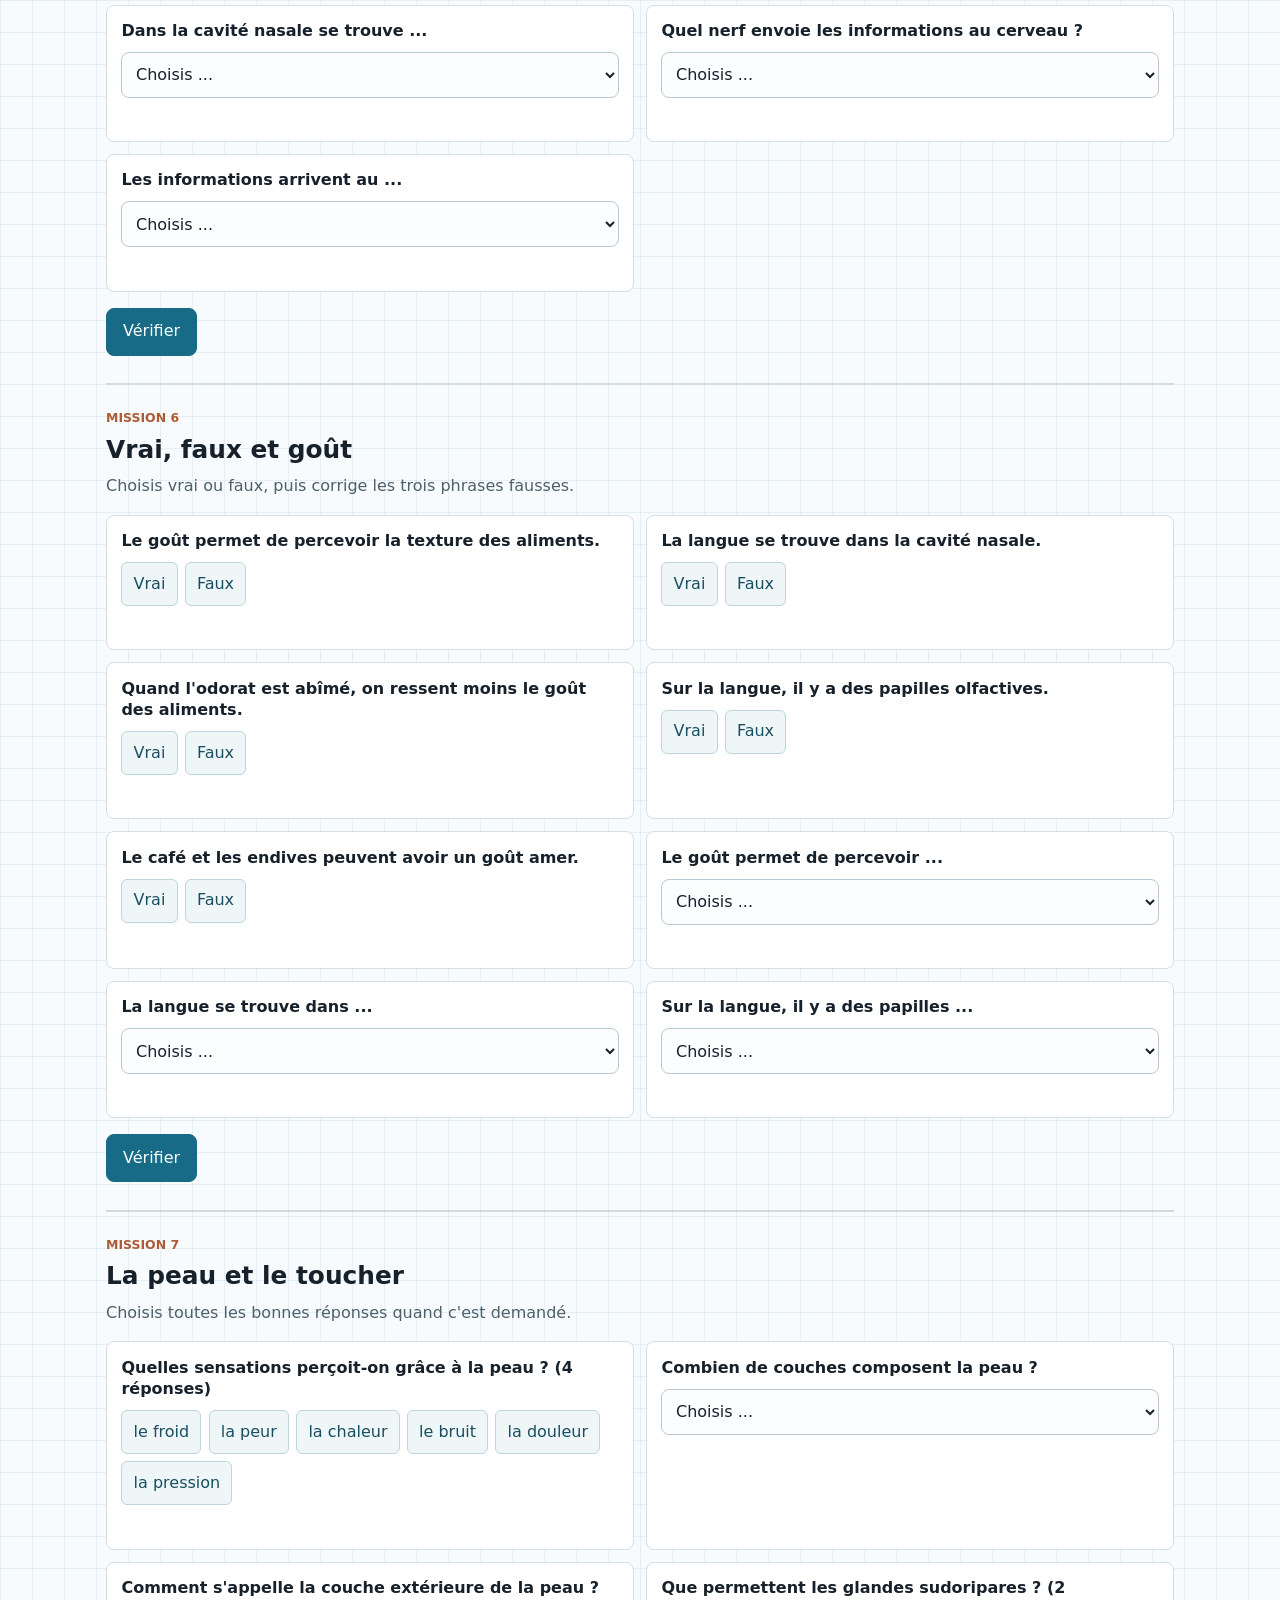
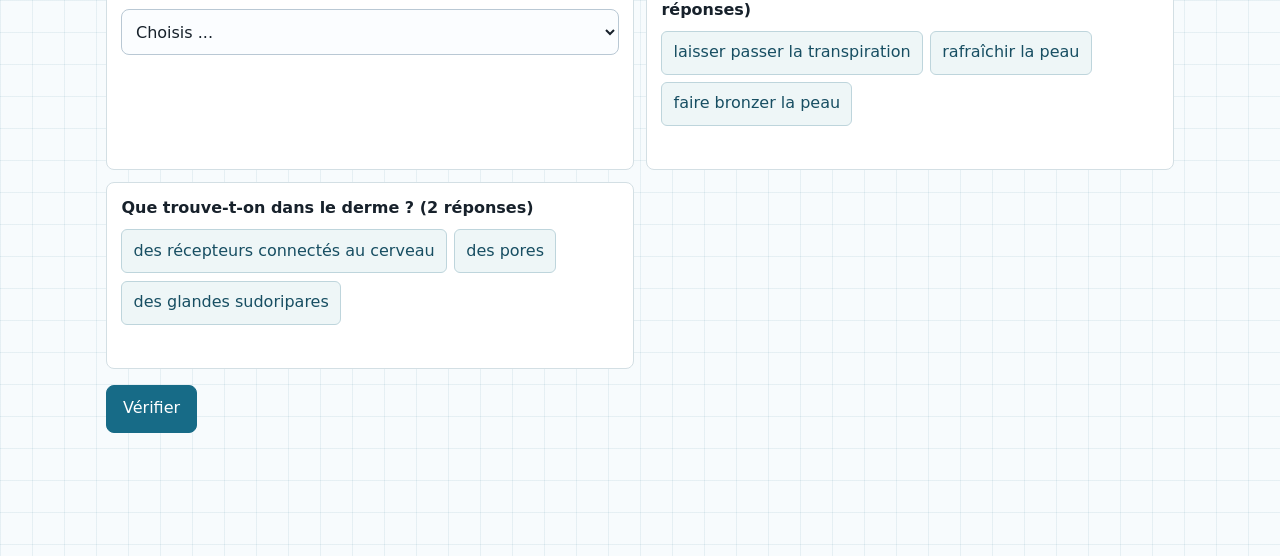
<file: docs/les-5-sens.html>
<!doctype html>
<html lang="fr">
  <head>
    <meta charset="utf-8">
    <meta name="viewport" content="width=device-width, initial-scale=1">
    <meta name="theme-color" content="#176b87">
    <meta name="description" content="Quiz de sciences en français pour Mila : les cinq sens.">
    <title>Mila - Les 5 sens</title>
    <link rel="icon" href="assets/dragon-academy.svg" type="image/svg+xml">
    <link rel="stylesheet" href="styles.css?v=20260928-sens">
    <link rel="stylesheet" href="senses.css?v=20260928-eye4">
    <link rel="stylesheet" href="dictionary.css?v=20260928-1">
  </head>
  <body class="senses-page">
    <a class="skip-link" href="#main">Aller au quiz</a>
    <header class="topbar">
      <div class="brand">
        <img src="assets/dragon-academy.svg" width="56" height="56" alt="">
        <div>
          <p class="eyebrow">Mila · 5. Klasse · Sciences en français</p>
          <p class="brand-title">Les 5 sens</p>
        </div>
      </div>
      <div class="top-actions">
        <div class="score-pill" aria-live="polite">
          <span>Score</span>
          <strong><span id="score">0</span>/<span id="total">0</span></strong>
        </div>
        <div class="save-status" id="saveStatus" aria-live="polite">Automatisch gespeichert</div>
        <a class="nav-link" href="uebersicht.html">Übersicht</a>
        <a class="nav-link" href="index.html">DST3</a>
        <a class="nav-link" href="animaux.html">Animaux</a>
        <button class="icon-button" id="resetBtn" type="button" aria-label="Nouveau tour" title="Nouveau tour">
          <svg aria-hidden="true" viewBox="0 0 24 24"><path d="M4 12a8 8 0 1 0 2.34-5.66"/><path d="M4 4v6h6"/></svg>
        </button>
      </div>
    </header>

    <main id="main">
      <section class="senses-intro" aria-labelledby="intro-title">
        <p class="eyebrow">Révisions DST n°1</p>
        <h1 id="intro-title">Le laboratoire des cinq sens</h1>
        <p>Mila explore ce que les yeux, les oreilles, le nez, la langue et la peau racontent au cerveau.</p>
        <div class="senses-progress" aria-label="Progression">
          <div class="progress-track"><div class="progress-fill" id="progressFill"></div></div>
          <strong id="progressLabel">0 %</strong>
        </div>
      </section>

      <nav class="senses-nav" id="missionNav" aria-label="Missions"></nav>
      <div id="missions"></div>
    </main>

    <div class="toast" id="toast" role="status" aria-live="polite"></div>
    <aside class="dictionary" aria-label="Wörterdrache">
      <section class="dictionary-panel" id="dictionaryPanel" aria-labelledby="dictionaryTitle" hidden>
        <div class="dictionary-heading">
          <img src="assets/dragon-academy.svg" width="42" height="42" alt="">
          <div>
            <p class="dictionary-eyebrow">Français → Deutsch</p>
            <h2 id="dictionaryTitle">Wörterdrache</h2>
          </div>
          <button class="dictionary-close" id="dictionaryClose" type="button" aria-label="Wörterdrache schließen" title="Schließen">×</button>
        </div>
        <form id="dictionaryForm">
          <label for="dictionaryInput">Wort oder Satz aus diesem Quiz</label>
          <textarea id="dictionaryInput" rows="2" maxlength="300" placeholder="z. B. la rétine"></textarea>
          <button class="dictionary-submit" id="dictionarySubmit" type="submit">Übersetzen</button>
        </form>
        <div class="dictionary-answer" id="dictionaryAnswer" role="status" aria-live="polite" hidden></div>
      </section>
      <button class="dictionary-launcher" id="dictionaryLauncher" type="button" aria-controls="dictionaryPanel" aria-expanded="false" title="Wörterdrache öffnen">
        <img src="assets/dragon-academy.svg" width="40" height="40" alt="">
        <span>Wörterdrache</span>
      </button>
    </aside>
    <script src="school-sync.js?v=20261005-devicebackup1" data-profile="mila" data-apps="app-5-sens.js?v=20260928-eye4|dictionary.js?v=20260928-2"></script>
  </body>
</html>
</file>
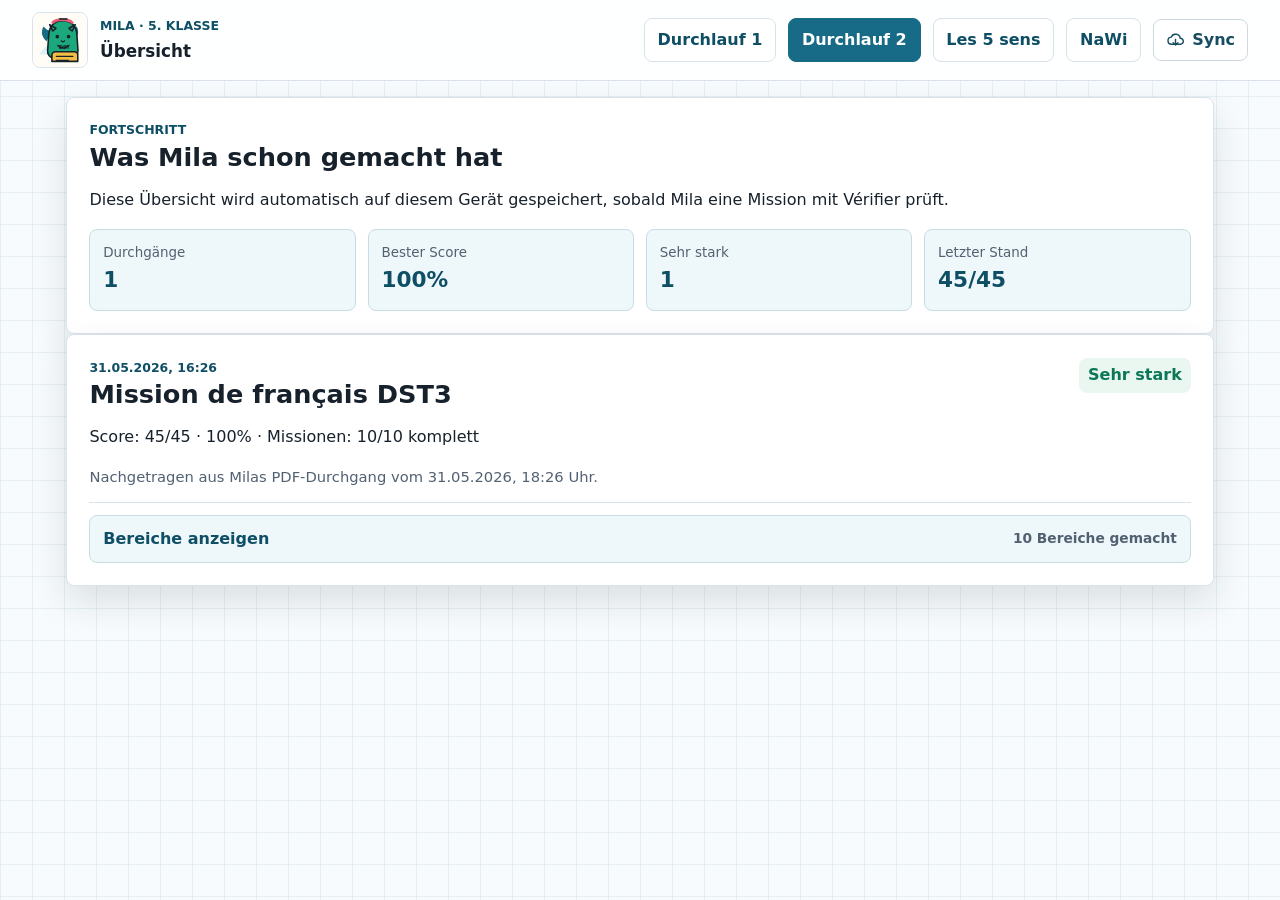
<file: docs/uebersicht.html>
<!doctype html>
<html lang="de">
  <head>
    <meta charset="utf-8">
    <meta name="viewport" content="width=device-width, initial-scale=1">
    <title>Mila - Übersicht</title>
    <meta name="theme-color" content="#176b87">
    <link rel="icon" href="assets/dragon-academy.svg" type="image/svg+xml">
    <link rel="stylesheet" href="styles.css?v=20260601-round2">
  </head>
  <body>
    <header class="topbar">
      <div class="brand">
        <img src="assets/dragon-academy.svg" width="56" height="56" alt="Petit dragon professeur avec un cahier de français">
        <div>
          <p class="eyebrow">Mila · 5. Klasse</p>
          <p class="brand-title">Übersicht</p>
        </div>
      </div>
      <div class="top-actions">
        <a class="nav-link" href="index.html">Durchlauf 1</a>
        <a class="nav-link top-pdf-run-button" href="durchlauf-2.html">Durchlauf 2</a>
        <a class="nav-link" href="les-5-sens.html">Les 5 sens</a>
        <a class="nav-link" href="animaux.html">NaWi</a>
      </div>
    </header>

    <main>
      <section class="overview-card">
        <p class="eyebrow">Fortschritt</p>
        <h1>Was Mila schon gemacht hat</h1>
        <p>Diese Übersicht wird automatisch auf diesem Gerät gespeichert, sobald Mila eine Mission mit Vérifier prüft.</p>
        <div class="summary-grid" id="summaryGrid"></div>
      </section>

      <section class="history-list" id="historyList"></section>
    </main>

    <script src="school-sync.js?v=20261005-devicebackup1" data-profile="mila" data-apps="overview.js?v=20260601-round2"></script>
  </body>
</html>
</file>
<file: docs/styles.css>
:root {
  --ink: #17212b;
  --muted: #526172;
  --paper: #fffdf6;
  --surface: #ffffff;
  --line: #d9e2ea;
  --primary: #176b87;
  --primary-strong: #0e4f65;
  --mint: #1ca87d;
  --sun: #f2bd42;
  --coral: #e85d75;
  --violet: #6d5bd0;
  --shadow: 0 16px 36px rgba(23, 33, 43, 0.12);
  color-scheme: light;
  font-family:
    Avenir Next,
    Avenir,
    Inter,
    system-ui,
    -apple-system,
    BlinkMacSystemFont,
    "Segoe UI",
    sans-serif;
}

* {
  box-sizing: border-box;
}

html {
  scroll-behavior: smooth;
}

body {
  margin: 0;
  background:
    linear-gradient(90deg, rgba(23, 107, 135, 0.08) 1px, transparent 1px),
    linear-gradient(rgba(23, 107, 135, 0.08) 1px, transparent 1px),
    #f7fbfd;
  background-size: 32px 32px;
  color: var(--ink);
  font-size: 16px;
  line-height: 1.55;
}

button,
input,
textarea {
  font: inherit;
}

button {
  cursor: pointer;
}

a {
  color: inherit;
}

.skip-link {
  background: var(--ink);
  color: white;
  left: 1rem;
  padding: 0.75rem 1rem;
  position: fixed;
  top: -5rem;
  z-index: 20;
}

.skip-link:focus {
  top: 1rem;
}

.topbar {
  align-items: center;
  background: rgba(255, 255, 255, 0.94);
  border-bottom: 1px solid var(--line);
  display: flex;
  gap: 1rem;
  justify-content: space-between;
  padding: 0.75rem clamp(1rem, 4vw, 2rem);
  position: sticky;
  top: 0;
  z-index: 10;
}

.brand,
.top-actions {
  align-items: center;
  display: flex;
  gap: 0.75rem;
}

.brand img {
  border: 1px solid var(--line);
  border-radius: 8px;
  flex: 0 0 auto;
}

.eyebrow {
  color: var(--primary-strong);
  font-size: 0.78rem;
  font-weight: 800;
  letter-spacing: 0;
  margin: 0 0 0.18rem;
  text-transform: uppercase;
}

.brand-title {
  font-size: 1.05rem;
  font-weight: 800;
  margin: 0;
}

.score-pill {
  align-items: center;
  background: var(--ink);
  border-radius: 8px;
  color: white;
  display: flex;
  gap: 0.45rem;
  min-height: 44px;
  padding: 0.55rem 0.8rem;
}

.score-pill span {
  color: #dce9ef;
}

.score-pill strong span {
  color: white;
}

.save-status {
  background: #eaf7f1;
  border: 1px solid #b7dfcf;
  border-radius: 8px;
  color: #0c7757;
  font-size: 0.86rem;
  font-weight: 700;
  min-height: 44px;
  padding: 0.6rem 0.75rem;
  white-space: nowrap;
}

.nav-link {
  align-items: center;
  background: var(--surface);
  border: 1px solid var(--line);
  border-radius: 8px;
  color: var(--primary-strong);
  display: inline-flex;
  font-weight: 800;
  min-height: 44px;
  padding: 0.55rem 0.8rem;
  text-decoration: none;
}

.top-pdf-run-button {
  background: var(--primary);
  border-color: var(--primary);
  color: white;
}

.icon-button {
  align-items: center;
  background: var(--surface);
  border: 1px solid var(--line);
  border-radius: 8px;
  color: var(--primary-strong);
  display: inline-flex;
  height: 44px;
  justify-content: center;
  width: 44px;
}

.icon-button svg,
.check-button svg {
  fill: none;
  height: 1.2rem;
  stroke: currentColor;
  stroke-linecap: round;
  stroke-linejoin: round;
  stroke-width: 2.4;
  width: 1.2rem;
}

main {
  margin: 0 auto;
  max-width: 1180px;
  padding: 1rem;
}

.course-nav {
  align-items: center;
  border-bottom: 1px solid var(--line);
  display: flex;
  flex-wrap: wrap;
  gap: 0.75rem 1.25rem;
  padding: 0.4rem 0 1rem;
}

.course-nav-current,
.course-nav-math,
.course-nav-animals {
  align-items: baseline;
  background: var(--primary);
  border-radius: 8px;
  color: white;
  display: flex;
  flex-wrap: wrap;
  gap: 0.4rem 1rem;
  padding: 0.8rem 1rem;
  text-decoration: none;
}

.course-nav-current:hover,
.course-nav-current:focus-visible,
.course-nav-math:hover,
.course-nav-math:focus-visible,
.course-nav-animals:hover,
.course-nav-animals:focus-visible {
  background: var(--primary-strong);
}

.course-nav-math {
  background: #cf604f;
}

.course-nav-math:hover,
.course-nav-math:focus-visible {
  background: #a9493d;
}

.course-nav-animals {
  background: #18794e;
}

.course-nav-animals:hover,
.course-nav-animals:focus-visible {
  background: #12633f;
}

.course-nav-current strong {
  font-size: 1.2rem;
}

.course-nav-previous {
  color: var(--muted);
  font-size: 0.9rem;
}

.intro-band {
  align-items: stretch;
  display: grid;
  gap: 1rem;
  grid-template-columns: minmax(0, 1.45fr) minmax(280px, 0.55fr);
  margin: 1rem 0;
}

.intro-copy,
.mission-meter {
  background: var(--paper);
  border: 1px solid var(--line);
  border-radius: 8px;
  box-shadow: var(--shadow);
  padding: clamp(1rem, 3vw, 2rem);
}

.intro-copy h1 {
  font-size: 2rem;
  line-height: 1.08;
  margin: 0 0 0.85rem;
  max-width: 720px;
}

.intro-copy p:last-child {
  color: var(--muted);
  font-size: 1.05rem;
  margin: 0;
  max-width: 760px;
}

.mission-meter {
  display: flex;
  flex-direction: column;
  justify-content: center;
  min-height: 190px;
}

.mission-meter > div:first-child {
  align-items: baseline;
  display: flex;
  justify-content: space-between;
}

.mission-meter span,
.mission-meter p {
  color: var(--muted);
}

.mission-meter strong {
  color: var(--mint);
  font-size: 1.6rem;
}

.restore-run-button {
  justify-content: center;
  margin-top: 0.75rem;
  width: 100%;
}

.progress-track {
  background: #dbe8ee;
  border-radius: 999px;
  height: 14px;
  margin: 1rem 0;
  overflow: hidden;
}

.progress-fill {
  background: linear-gradient(90deg, var(--mint), var(--sun), var(--coral));
  height: 100%;
  transform-origin: left center;
  transition: width 180ms ease-out;
  width: 0%;
}

.mission-nav {
  display: flex;
  flex-wrap: wrap;
  gap: 0.5rem;
  margin: 1rem 0 1.25rem;
}

.mission-nav button {
  background: var(--surface);
  border: 1px solid var(--line);
  border-radius: 8px;
  color: var(--primary-strong);
  min-height: 44px;
  padding: 0.55rem 0.8rem;
}

.mission-nav button:hover,
.mission-nav button:focus-visible,
.nav-link:hover,
.nav-link:focus-visible,
.icon-button:hover,
.icon-button:focus-visible {
  border-color: var(--primary);
  box-shadow: 0 0 0 3px rgba(23, 107, 135, 0.16);
  outline: 0;
}

.mission-band {
  background: rgba(255, 255, 255, 0.88);
  border: 1px solid var(--line);
  border-radius: 8px;
  margin: 1rem 0;
  padding: clamp(1rem, 3vw, 1.5rem);
}

.mission-band.alt {
  background: rgba(255, 253, 246, 0.94);
}

.section-heading {
  border-left: 6px solid var(--sun);
  margin-bottom: 1rem;
  padding-left: 1rem;
}

.section-heading h2 {
  font-size: 1.45rem;
  line-height: 1.2;
  margin: 0 0 0.3rem;
}

.section-heading p:last-child {
  color: var(--muted);
  margin: 0;
}

.exercise-grid {
  display: grid;
  gap: 0.8rem;
  grid-template-columns: repeat(2, minmax(0, 1fr));
}

.exercise-grid.compact {
  grid-template-columns: repeat(2, minmax(0, 1fr));
}

.exercise,
.sentence-card,
.long-answer,
.future-writing {
  background: var(--surface);
  border: 1px solid var(--line);
  border-radius: 8px;
  display: flex;
  flex-direction: column;
  gap: 0.55rem;
  min-width: 0;
  padding: 0.9rem;
}

.exercise p,
.sentence-card p {
  margin: 0;
}

input,
textarea {
  background: #fbfdff;
  border: 1px solid #b9c8d4;
  border-radius: 8px;
  color: var(--ink);
  min-height: 44px;
  padding: 0.65rem 0.75rem;
  width: 100%;
}

textarea {
  min-height: 120px;
  resize: vertical;
}

input:focus,
textarea:focus {
  border-color: var(--primary);
  box-shadow: 0 0 0 3px rgba(23, 107, 135, 0.16);
  outline: 0;
}

.word-row,
.choice-row,
.word-bank {
  display: flex;
  flex-wrap: wrap;
  gap: 0.5rem;
}

.word-row button,
.choice-row button,
.word-bank span {
  align-items: center;
  background: #eef7fa;
  border: 1px solid #c8dce4;
  border-radius: 8px;
  color: var(--primary-strong);
  display: inline-flex;
  min-height: 44px;
  padding: 0.5rem 0.75rem;
}

.word-bank span {
  background: #fff5d8;
  color: #69450a;
}

.word-row button[aria-pressed="true"],
.choice-row button[aria-pressed="true"] {
  background: var(--primary);
  border-color: var(--primary);
  color: white;
}

.choice-row.triple button {
  flex: 1 1 90px;
  justify-content: center;
}

.sentence-lab,
.writing-grid {
  display: grid;
  gap: 0.8rem;
  grid-template-columns: repeat(2, minmax(0, 1fr));
}

.sentence {
  background: #eef7fa;
  border-radius: 8px;
  color: var(--primary-strong);
  font-weight: 800;
  padding: 0.75rem;
}

.reading {
  background: var(--ink);
  border-radius: 8px;
  color: white;
  font-size: 1.05rem;
  margin: 0 0 1rem;
  padding: 1rem;
}

.feedback {
  color: var(--muted);
  display: block;
  min-height: 1.4rem;
}

.is-correct {
  border-color: rgba(28, 168, 125, 0.75);
  box-shadow: inset 0 0 0 1px rgba(28, 168, 125, 0.3);
}

.is-wrong {
  border-color: rgba(232, 93, 117, 0.8);
  box-shadow: inset 0 0 0 1px rgba(232, 93, 117, 0.24);
}

.is-correct .feedback {
  color: #0c7757;
  font-weight: 700;
}

.is-wrong .feedback {
  color: #a8203a;
  font-weight: 700;
}

.check-button {
  align-items: center;
  background: var(--primary);
  border: 1px solid var(--primary);
  border-radius: 8px;
  color: white;
  display: inline-flex;
  gap: 0.5rem;
  margin-top: 1rem;
  min-height: 48px;
  padding: 0.65rem 1rem;
}

.check-button:hover,
.check-button:focus-visible {
  background: var(--primary-strong);
  box-shadow: 0 0 0 3px rgba(23, 107, 135, 0.2);
  outline: 0;
}

.toast {
  background: var(--ink);
  border-radius: 8px;
  bottom: 1rem;
  box-shadow: var(--shadow);
  color: white;
  left: 50%;
  max-width: min(92vw, 520px);
  opacity: 0;
  padding: 0.9rem 1rem;
  pointer-events: none;
  position: fixed;
  transform: translate(-50%, 1rem);
  transition: opacity 180ms ease-out, transform 180ms ease-out;
  z-index: 30;
}

.toast.show {
  opacity: 1;
  transform: translate(-50%, 0);
}

.overview-layout {
  display: grid;
  gap: 1rem;
  grid-template-columns: minmax(0, 1fr);
  margin: 1rem 0;
}

.overview-card,
.history-card,
.empty-state {
  background: var(--surface);
  border: 1px solid var(--line);
  border-radius: 8px;
  box-shadow: var(--shadow);
  padding: clamp(1rem, 3vw, 1.4rem);
}

.overview-card h1,
.history-card h2,
.empty-state h1 {
  font-size: 1.6rem;
  line-height: 1.15;
  margin: 0 0 0.5rem;
}

.summary-grid {
  display: grid;
  gap: 0.75rem;
  grid-template-columns: repeat(4, minmax(0, 1fr));
  margin-top: 1rem;
}

.summary-item {
  background: #eef7fa;
  border: 1px solid #c8dce4;
  border-radius: 8px;
  padding: 0.8rem;
}

.summary-item span {
  color: var(--muted);
  display: block;
  font-size: 0.84rem;
}

.summary-item strong {
  color: var(--primary-strong);
  display: block;
  font-size: 1.35rem;
}

.history-list {
  display: grid;
  gap: 0.85rem;
}

.history-card header {
  align-items: flex-start;
  display: flex;
  gap: 1rem;
  justify-content: space-between;
}

.status-badge {
  border-radius: 8px;
  display: inline-flex;
  font-weight: 800;
  padding: 0.35rem 0.55rem;
  white-space: nowrap;
}

.status-badge.good {
  background: #eaf7f1;
  color: #0c7757;
}

.status-badge.work {
  background: #fff5d8;
  color: #69450a;
}

.history-note {
  color: var(--muted);
  font-size: 0.92rem;
  margin: 0.35rem 0 0;
}

.run-details {
  border-top: 1px solid var(--line);
  margin-top: 0.85rem;
  padding-top: 0.75rem;
}

.run-details > summary {
  align-items: center;
  background: #eef7fa;
  border: 1px solid #c8dce4;
  border-radius: 8px;
  color: var(--primary-strong);
  cursor: pointer;
  display: flex;
  font-weight: 800;
  gap: 0.75rem;
  justify-content: space-between;
  min-height: 44px;
  padding: 0.65rem 0.8rem;
}

.run-details > summary small {
  color: var(--muted);
  font-size: 0.86rem;
  font-weight: 700;
}

.answer-review {
  border-top: 1px solid var(--line);
  margin-top: 0.85rem;
  padding-top: 0.75rem;
}

.answer-review summary {
  color: var(--primary-strong);
  cursor: pointer;
  font-weight: 800;
}

.answer-group {
  margin-top: 0.8rem;
}

.answer-group h3 {
  font-size: 1rem;
  margin: 0 0 0.45rem;
}

.answer-group dl {
  display: grid;
  gap: 0.4rem;
  margin: 0;
}

.answer-group dl div {
  background: #fbfdff;
  border: 1px solid var(--line);
  border-radius: 8px;
  display: grid;
  gap: 0.45rem;
  grid-template-columns: minmax(0, 1fr) minmax(0, 1fr);
  padding: 0.55rem 0.65rem;
}

.answer-group dt,
.answer-group dd {
  margin: 0;
}

.answer-group dt {
  color: var(--muted);
}

.answer-group dd {
  color: var(--ink);
  font-weight: 750;
}

.mission-result-list {
  display: grid;
  gap: 0.5rem;
  margin-top: 0.85rem;
}

.mission-result {
  align-items: center;
  background: #fbfdff;
  border: 1px solid var(--line);
  border-radius: 8px;
  display: grid;
  gap: 0.5rem;
  grid-template-columns: minmax(0, 1fr) auto;
  padding: 0.55rem 0.7rem;
}

.mission-result strong {
  display: block;
}

.mission-result span {
  color: var(--muted);
}

.mistake-list {
  border-top: 1px solid var(--line);
  margin-top: 0.85rem;
  padding-top: 0.75rem;
}

.mistake-list h3 {
  font-size: 1rem;
  margin: 0 0 0.4rem;
}

.mistake-list ul {
  margin: 0;
  padding-left: 1.2rem;
}

.mistake-list li {
  margin: 0.2rem 0;
}

@media (max-width: 780px) {
  .topbar {
    align-items: flex-start;
    flex-direction: column;
  }

  .top-actions {
    flex-wrap: wrap;
    width: 100%;
  }

  .score-pill {
    flex: 1;
    justify-content: space-between;
  }

  .save-status {
    flex: 1 1 180px;
    text-align: center;
  }

  .nav-link {
    flex: 1 1 140px;
    justify-content: center;
  }

  .intro-band,
  .exercise-grid,
  .exercise-grid.compact,
  .sentence-lab,
  .writing-grid,
  .summary-grid {
    grid-template-columns: 1fr;
  }

  .history-card header,
  .answer-group dl div,
  .mission-result {
    grid-template-columns: 1fr;
  }

  .intro-copy h1 {
    font-size: 2rem;
  }
}

@media (prefers-reduced-motion: reduce) {
  *,
  *::before,
  *::after {
    scroll-behavior: auto !important;
    transition: none !important;
  }
}
</file>
<file: docs/mathe/styles.css>
:root {
  --ink: #19272b;
  --muted: #5e6c70;
  --paper: #fffdf8;
  --surface: #ffffff;
  --line: #d8e2df;
  --teal: #176b73;
  --teal-dark: #10545d;
  --mint: #1e9877;
  --coral: #df695d;
  --gold: #e1ad3e;
  --blue: #4e8aa1;
  --red: #ae3949;
  font-family: Avenir Next, Avenir, Inter, system-ui, -apple-system, BlinkMacSystemFont, "Segoe UI", sans-serif;
  color-scheme: light;
}

* { box-sizing: border-box; }
html { scroll-behavior: smooth; scroll-padding-top: 100px; }
body {
  margin: 0;
  background: linear-gradient(90deg, rgba(23, 107, 115, .07) 1px, transparent 1px), linear-gradient(rgba(23, 107, 115, .07) 1px, transparent 1px), #f5faf8;
  background-size: 30px 30px;
  color: var(--ink);
  font-size: 16px;
  line-height: 1.55;
}
button, input, textarea { font: inherit; }
button { cursor: pointer; }
a { color: inherit; }
.skip-link { position: fixed; z-index: 50; top: -5rem; left: 1rem; padding: .7rem 1rem; background: var(--ink); color: white; }
.skip-link:focus { top: 1rem; }
.sr-only { position: absolute; width: 1px; height: 1px; overflow: hidden; clip: rect(0,0,0,0); white-space: nowrap; }

.topbar {
  position: sticky;
  z-index: 20;
  top: 0;
  display: flex;
  align-items: center;
  justify-content: space-between;
  gap: 1rem;
  padding: .65rem clamp(1rem, 3vw, 2rem);
  background: rgba(255,255,255,.96);
  border-bottom: 1px solid var(--line);
}
.brand, .top-actions { display: flex; align-items: center; gap: .7rem; }
.brand img { flex: 0 0 auto; border: 1px solid var(--line); border-radius: 8px; }
.eyebrow { margin: 0 0 .12rem; color: var(--teal-dark); font-size: .75rem; font-weight: 850; text-transform: uppercase; }
.brand-title { margin: 0; font-size: 1.05rem; font-weight: 850; }
.score-pill, .save-status, .nav-link, .icon-button { min-height: 42px; border-radius: 8px; }
.score-pill { display: flex; align-items: center; gap: .4rem; padding: .45rem .7rem; color: white; background: var(--ink); white-space: nowrap; }
.score-pill span { color: #e0ebeb; }
.score-pill strong span { color: white; }
.save-status { display: flex; align-items: center; padding: .5rem .7rem; color: #0d7456; background: #e8f6ef; border: 1px solid #b7dece; font-size: .82rem; font-weight: 750; white-space: nowrap; }
.nav-link { display: inline-flex; align-items: center; padding: .45rem .7rem; color: var(--teal-dark); background: white; border: 1px solid var(--line); font-weight: 800; text-decoration: none; }
.nav-link:hover, .nav-link:focus-visible { background: #edf5f2; }
.icon-button { display: inline-grid; width: 42px; place-items: center; color: var(--teal-dark); background: white; border: 1px solid var(--line); }
.icon-button svg { width: 19px; height: 19px; fill: none; stroke: currentColor; stroke-width: 2.2; stroke-linecap: round; stroke-linejoin: round; }

main { width: min(1180px, 100%); margin: 0 auto; padding: 1rem; }
.intro-band { display: grid; grid-template-columns: minmax(0, 1.5fr) minmax(260px, .55fr); gap: 1rem; margin: .4rem 0 1rem; }
.intro-copy, .mission-meter { padding: clamp(1rem, 3vw, 1.7rem); background: var(--paper); border: 1px solid var(--line); border-radius: 8px; }
.intro-copy h1 { max-width: 700px; margin: .25rem 0 .7rem; font-size: clamp(1.75rem, 3vw, 2.35rem); line-height: 1.12; }
.intro-copy p:last-child { max-width: 68ch; margin: 0; color: var(--muted); }
.mission-meter { display: flex; flex-direction: column; justify-content: center; gap: .65rem; }
.mission-meter > div:first-child { display: flex; align-items: baseline; justify-content: space-between; gap: .5rem; }
.mission-meter strong { color: var(--teal); font-size: 1.15rem; }
.mission-meter p { margin: 0; color: var(--muted); font-size: .9rem; }
.progress-track { height: 10px; overflow: hidden; background: #e5edeb; border-radius: 6px; }
.progress-fill { width: 0; height: 100%; background: var(--mint); border-radius: inherit; transition: width .2s ease; }

.mission-nav { display: flex; gap: .45rem; overflow-x: auto; padding: .15rem 0 .8rem; border-bottom: 1px solid var(--line); scrollbar-width: thin; }
.mission-nav a { flex: 0 0 auto; min-height: 40px; display: inline-flex; align-items: center; padding: .38rem .65rem; border: 1px solid var(--line); border-radius: 7px; background: white; color: var(--teal-dark); font-size: .88rem; font-weight: 750; text-decoration: none; }
.mission-nav a:hover, .mission-nav a:focus-visible { border-color: var(--teal); background: #eaf4f1; }

.mission { border-bottom: 1px solid var(--line); scroll-margin-top: 90px; }
.mission > summary { display: flex; align-items: center; gap: .85rem; min-height: 76px; padding: .8rem .25rem; cursor: pointer; list-style: none; }
.mission > summary::-webkit-details-marker { display: none; }
.mission > summary::after { content: "+"; margin-left: auto; color: var(--teal); font-size: 1.55rem; font-weight: 500; }
.mission[open] > summary::after { content: "−"; }
.mission-number { display: grid; flex: 0 0 40px; width: 40px; height: 40px; place-items: center; border-radius: 8px; color: white; background: var(--teal); font-weight: 900; }
.mission-number.coral { background: var(--coral); }
.mission-title { display: grid; line-height: 1.3; }
.mission-title small { color: var(--muted); font-size: .76rem; }
.mission-title strong { font-size: 1.14rem; }
.mission-score { margin-left: auto; color: var(--muted); font-size: .9rem; font-weight: 800; white-space: nowrap; }
.mission-body { padding: 0 .25rem 1.6rem 3.6rem; }
.mission-body h3 { margin: 1.25rem 0 .6rem; font-size: 1.05rem; }
.mission-body p { max-width: 90ch; color: #344448; }
.instruction { margin-top: 0; color: var(--muted) !important; }
.rule-note { padding: .8rem 1rem; background: #e9f4f1; border-left: 4px solid var(--teal); border-radius: 0 7px 7px 0; }
.exercise-grid { display: grid; gap: .55rem; }
.two-col { grid-template-columns: repeat(2, minmax(0, 1fr)); }
.question { display: flex; flex-direction: column; align-items: flex-start; gap: .35rem; min-width: 0; padding: .6rem .7rem; background: rgba(255,255,255,.88); border: 1px solid var(--line); border-radius: 7px; }
.cell-answer { display: flex; flex-direction: column; align-items: stretch; justify-content: center; gap: .18rem; min-width: 0; padding: .15rem; }
.cell-answer .feedback { min-height: .95em; font-size: .68rem; }
.cell-answer.is-correct > input { border-color: #72b99a; background: #eff9f3; }
.cell-answer.is-wrong > input { border-color: #d88991; background: #fff3f2; }
.question > span { font-weight: 650; }
.question > input, .answer { width: 100%; min-width: 0; min-height: 42px; padding: .45rem .6rem; border: 1px solid #b9c9c9; border-radius: 6px; color: var(--ink); background: #fff; }
.question > input:focus-visible, .answer:focus-visible, .coach-panel textarea:focus-visible { outline: 3px solid rgba(23,107,115,.22); border-color: var(--teal); }
.answer-row { display: flex; flex-wrap: wrap; align-items: stretch; gap: .5rem; margin: .6rem 0; }
.answer-row > .question { flex: 1 1 130px; }
.answer-row .question > span { font-size: .9rem; }
.wide-question { margin: .6rem 0; }
.short-question { width: min(100%, 320px); margin: .5rem 0; }
.feedback { min-height: 1.15em; color: var(--muted); font-size: .83rem; font-weight: 750; }
.question.is-correct { border-color: #88c9ae; background: #eff9f3; }
.question.is-correct .feedback { color: #0c7757; }
.question.is-wrong { border-color: #e5a2a9; background: #fff3f2; }
.question.is-wrong .feedback { color: var(--red); }
.choice-row { display: flex; flex-wrap: wrap; gap: .35rem; margin-top: .25rem; }
.choice { min-width: 44px; min-height: 40px; padding: .4rem .72rem; color: var(--teal-dark); background: #fff; border: 1px solid var(--line); border-radius: 6px; font-weight: 800; }
.choice[aria-pressed="true"] { color: white; background: var(--teal); border-color: var(--teal); }
.check-button { min-height: 44px; margin-top: 1rem; padding: .55rem 1rem; color: white; background: var(--teal); border: 1px solid var(--teal); border-radius: 7px; font-weight: 850; }
.check-button:hover, .check-button:focus-visible { background: var(--teal-dark); }
.numberline-block { padding: .65rem 0; border-top: 1px solid #e4ece9; }
.numberline svg { display: block; width: 100%; height: auto; max-height: 100px; overflow: visible; }
.neighbor-table, .rounding-table { display: grid; gap: 0; overflow-x: auto; }
.neighbor-table { grid-template-columns: minmax(100px, 1fr) 88px minmax(100px, 1fr); max-width: 620px; }
.rounding-table { grid-template-columns: minmax(95px, 1fr) minmax(86px, 1fr) minmax(95px, 1fr) minmax(86px, 1fr) minmax(95px, 1fr) minmax(86px, 1fr); }
.neighbor-table > *, .rounding-table > * { min-height: 44px; display: flex; align-items: center; justify-content: center; padding: .35rem; border: 1px solid var(--line); text-align: center; }
.neighbor-table .answer, .rounding-table .answer { min-height: 38px; width: 100%; }
.table-head { color: white; background: var(--teal); font-size: .8rem; font-weight: 800; }
.rounding-table > span, .neighbor-table > span { background: #fff; }
.wrap-options { gap: .2rem .6rem; }
.wrap-options label { display: inline-flex; align-items: center; gap: .35rem; min-height: 40px; padding: .2rem .4rem; }
.wrap-options input { width: 19px; height: 19px; accent-color: var(--teal); }
.measurement-layout { display: grid; grid-template-columns: minmax(0, 1fr) 185px; align-items: end; gap: 1rem; }
.measurement-layout > img { display: block; width: 100%; max-height: 320px; object-fit: contain; object-position: bottom; }
.frequency-table { display: grid; grid-template-columns: minmax(145px, 1fr) minmax(95px, 145px); max-width: 560px; }
.frequency-table > * { min-height: 42px; display: flex; align-items: center; padding: .35rem .6rem; border-bottom: 1px solid var(--line); }
.frequency-table > input { width: calc(100% - .6rem); margin: .2rem .3rem; min-height: 38px; border: 1px solid #b9c9c9; border-radius: 5px; }
.frequency-table > .cell-answer > input { width: 100%; margin: 0; min-height: 36px; padding: .35rem; border: 1px solid #b9c9c9; border-radius: 5px; }
.frequency-table .table-head { min-height: 36px; }
.car-table { grid-template-columns: minmax(110px, 1fr) 100px; max-width: 390px; }
.car-table b { justify-content: center; }
.chart-result { margin-top: 1rem; }
.chart-result h3 { margin-bottom: 0; }
.stacked-chart { display: flex; gap: 2px; width: 100%; max-width: 700px; min-height: 30px; margin: .45rem 0; padding: 3px; background: white; border: 1px solid var(--line); }
.stacked-chart i { flex: 1; min-width: 4px; background: #edf2f0; border-radius: 2px; }
.stacked-chart i[data-group="0"] { background: var(--teal); }.stacked-chart i[data-group="1"] { background: var(--gold); }.stacked-chart i[data-group="2"] { background: var(--coral); }.stacked-chart i[data-group="3"] { background: var(--blue); }.stacked-chart i[data-group="4"] { background: #87a84f; }.stacked-chart i[data-group="5"] { background: #bf8740; }.stacked-chart i[data-group="6"] { background: #8c74a8; }
.legend { display: flex; flex-wrap: wrap; gap: .35rem .85rem; color: var(--muted); font-size: .78rem; }
.legend span::before { content: ""; display: inline-block; width: 9px; height: 9px; margin-right: .3rem; border-radius: 2px; background: var(--teal); }
.legend span:nth-child(2)::before { background: var(--gold); }.legend span:nth-child(3)::before { background: var(--coral); }.legend span:nth-child(4)::before { background: var(--blue); }.legend span:nth-child(5)::before { background: #87a84f; }.legend span:nth-child(6)::before { background: #bf8740; }.legend span:nth-child(7)::before { background: #8c74a8; }
.bar-builder { display: grid; grid-template-columns: minmax(230px, 1.2fr) minmax(0, 1fr); align-items: end; gap: 1rem; margin: .7rem 0; }
.bar-plot { display: flex; align-items: end; justify-content: space-around; gap: .35rem; min-height: 190px; padding: 1.2rem .6rem 0; border-left: 1px solid var(--muted); border-bottom: 1px solid var(--muted); background: repeating-linear-gradient(to top, transparent 0 23px, rgba(94,108,112,.13) 24px); }
.chart-bar { position: relative; display: flex; flex: 1 1 20px; align-items: end; justify-content: center; max-width: 62px; height: 100%; }
.chart-bar i { display: block; width: 72%; min-height: 2px; height: 0; border-radius: 5px 5px 0 0; background: var(--teal); transition: height .16s ease; }
.chart-bar:nth-child(3n + 2) i { background: var(--coral); }.chart-bar:nth-child(3n) i { background: var(--gold); }
.chart-bar span { position: absolute; bottom: -1.45rem; color: var(--muted); font-size: .7rem; }
.bar-inputs { display: grid; grid-template-columns: repeat(3, minmax(58px, 1fr)); gap: .3rem; padding-bottom: .1rem; }
.bar-inputs .question { padding: .35rem; text-align: center; }
.bar-inputs .question > span { align-self: center; font-size: .75rem; }
.bar-inputs .question > input { min-height: 38px; padding: .35rem; text-align: center; }
.animal-table { display: grid; grid-template-columns: minmax(105px, 1.4fr) repeat(4, minmax(40px, .55fr)) minmax(65px, .8fr); max-width: 700px; }
.animal-table > * { min-width: 0; min-height: 38px; display: flex; align-items: center; justify-content: center; padding: .22rem; border-bottom: 1px solid var(--line); text-align: center; }
.animal-table > :nth-child(6n + 1) { justify-content: flex-start; text-align: left; }
.animal-table .table-head { justify-content: center !important; font-size: .72rem; }
.animal-table input { width: calc(100% - .2rem); min-height: 34px; padding: .25rem; border: 1px solid #b9c9c9; border-radius: 5px; text-align: center; }
.pie-layout { display: flex; flex-wrap: wrap; align-items: center; gap: 1.5rem; margin: .8rem 0; }
.pie-chart { display: grid; grid-template-columns: 1fr 1fr; align-content: center; width: 210px; aspect-ratio: 1; padding: 35px; border-radius: 50%; background: conic-gradient(var(--teal) 0 50%, var(--gold) 50% 80%, var(--coral) 80% 100%); color: white; font-size: .72rem; font-weight: 850; text-align: center; }
.pie-chart span:first-child { grid-column: 1 / -1; }.pie-chart span:nth-child(2) { color: var(--ink); }
.pie-legend { display: grid; gap: .45rem; }.pie-legend span { display: flex; align-items: center; gap: .4rem; }
.swatch { display: inline-block; width: 12px; height: 12px; border-radius: 3px; }.swatch.teal { background: var(--teal); }.swatch.gold { background: var(--gold); }.swatch.coral { background: var(--coral); }
.horizontal-chart { display: grid; gap: 3px; max-width: 650px; margin: .8rem 0; }
.weight-row { display: grid; grid-template-columns: 86px 1fr 22px; align-items: center; gap: .45rem; min-height: 18px; font-size: .72rem; }
.weight-row > i { display: block; height: 12px; background: var(--teal); border-radius: 2px; }
.shoe-chart { width: min(620px, 100%); margin: .8rem 0; }
.shoe-bars { display: flex; align-items: end; justify-content: space-around; gap: .45rem; height: 155px; padding: 0 .5rem; border-left: 1px solid var(--muted); border-bottom: 1px solid var(--muted); background: repeating-linear-gradient(to top, transparent 0 24px, rgba(94,108,112,.13) 25px); }
.shoe-bars i { width: 9%; height: var(--h); min-height: 4px; background: var(--blue); border-radius: 4px 4px 0 0; }.shoe-bars i:nth-child(5) { background: var(--coral); }
.shoe-labels { display: flex; justify-content: space-around; padding-top: .3rem; color: var(--muted); font-size: .78rem; }
.wide-illustration { display: block; width: min(100%, 720px); max-height: 240px; object-fit: contain; object-position: left center; }
.paint-controls { display: flex; flex-wrap: wrap; gap: .3rem; margin: .35rem 0 .55rem; }
.paint-controls button { min-height: 38px; padding: .3rem .55rem; color: var(--ink); background: white; border: 1px solid var(--line); border-radius: 5px; font-size: .78rem; font-weight: 750; }
.paint-controls [aria-pressed="true"] { outline: 3px solid rgba(23,107,115,.22); border-color: var(--teal); }
.paint-controls [data-paint-color="mina"], .paint-cell[data-color="mina"] { background: #2f8a78; color: white; }.paint-controls [data-paint-color="ali"], .paint-cell[data-color="ali"] { background: #e1ad3e; }.paint-controls [data-paint-color="bea"], .paint-cell[data-color="bea"] { background: #df695d; color: white; }.paint-controls [data-paint-color="leo"], .paint-cell[data-color="leo"] { background: #4e8aa1; color: white; }.paint-controls [data-paint-color="other"], .paint-cell[data-color="other"] { background: #8c74a8; color: white; }
.paint-controls [data-paint-color="blue"], .paint-cell[data-color="blue"] { background: #38a4bb; color: white; }.paint-controls [data-paint-color="yellow"], .paint-cell[data-color="yellow"] { background: #efc44e; }.paint-controls [data-paint-color="orange"], .paint-cell[data-color="orange"] { background: #e58a47; }.paint-controls [data-paint-color="white"], .paint-cell[data-color="white"] { background: #fff; }.paint-controls [data-paint-color="black"], .paint-cell[data-color="black"] { background: #313a3d; color: white; }.paint-controls [data-paint-color="red"], .paint-cell[data-color="red"] { background: #db6558; color: white; }.paint-controls [data-paint-color="silver"], .paint-cell[data-color="silver"] { background: #aebdc0; }
.paint-controls [data-paint-clear] { color: var(--muted); }
.paint-strip { display: grid; grid-template-columns: repeat(10, minmax(22px, 1fr)); gap: 3px; width: min(100%, 680px); }
.paint-cell { min-width: 22px; aspect-ratio: 1.35; padding: 0; background: white; border: 1px solid #9fb0b2; border-radius: 3px; }
.lock-table { display: grid; grid-template-columns: repeat(4, minmax(0, 1fr)); max-width: 760px; }
.lock-table > * { min-height: 54px; display: flex; align-items: center; justify-content: center; padding: .45rem; border: 1px solid var(--line); text-align: center; }
.menu-layout { display: grid; grid-template-columns: minmax(180px, 1fr) minmax(230px, 1fr); align-items: center; gap: 1rem; max-width: 720px; }
.menu-layout img { width: 100%; max-height: 150px; object-fit: contain; }
.tree-stages { display: flex; align-items: center; justify-content: space-between; gap: .25rem; padding: .75rem; background: white; border: 1px solid var(--line); border-radius: 7px; font-size: .78rem; text-align: center; }
.tree-stages b { color: var(--coral); font-size: 1rem; }.tree-stages strong { color: var(--teal); font-size: 1.1rem; }
.page-footer { display: flex; justify-content: space-between; gap: 1rem; margin-top: 1.5rem; padding: 1rem .2rem 4.5rem; border-top: 1px solid var(--line); color: var(--muted); font-size: .82rem; }

.math-coach { position: static; }
.coach-launcher { display: flex; align-items: center; gap: .5rem; min-height: 54px; padding: .4rem .85rem .4rem .45rem; color: white; background: var(--teal); border: 1px solid var(--teal-dark); border-radius: 28px; box-shadow: 0 6px 22px rgba(25,39,43,.2); font-weight: 850; }
.coach-launcher img { border-radius: 50%; background: white; }
.coach-panel { position: fixed; z-index: 30; right: max(1rem, env(safe-area-inset-right)); bottom: max(1rem, env(safe-area-inset-bottom)); display: flex; flex-direction: column; width: min(380px, calc(100vw - 2rem)); max-height: min(620px, calc(100dvh - 2rem)); overflow: hidden; background: white; border: 1px solid var(--line); border-radius: 10px; box-shadow: 0 16px 48px rgba(25,39,43,.22); }
.coach-panel[hidden] { display: none; }
.coach-heading { display: flex; align-items: center; gap: .6rem; padding: .75rem; border-bottom: 1px solid var(--line); }
.coach-heading img { border-radius: 50%; background: #f3f8f6; }.coach-heading h2 { margin: 0; font-size: 1rem; }.coach-heading .eyebrow { font-size: .65rem; }
.coach-close { width: 38px; height: 38px; margin-left: auto; color: var(--muted); background: white; border: 1px solid var(--line); border-radius: 7px; font-size: 1.4rem; }
.coach-messages { display: flex; flex: 1; flex-direction: column; gap: .45rem; min-height: 130px; overflow-y: auto; padding: .75rem; }
.coach-bubble { max-width: 88%; margin: 0; padding: .65rem .75rem; border-radius: 8px; font-size: .9rem; white-space: pre-wrap; }
.coach-bubble.bot { align-self: flex-start; background: #eaf4f1; }.coach-bubble.user { align-self: flex-end; color: white; background: var(--teal); }
.coach-prompts { display: flex; flex-wrap: wrap; gap: .3rem; padding: 0 .75rem .6rem; }
.coach-prompts button { min-height: 34px; padding: .3rem .5rem; color: var(--teal-dark); background: white; border: 1px solid var(--line); border-radius: 5px; font-size: .74rem; font-weight: 700; }
.coach-panel form { display: flex; align-items: end; gap: .4rem; padding: .6rem .75rem; border-top: 1px solid var(--line); }
.coach-panel textarea { flex: 1; min-width: 0; resize: vertical; padding: .5rem; border: 1px solid #b9c9c9; border-radius: 6px; }
.coach-send { min-height: 42px; padding: .4rem .65rem; color: white; background: var(--teal); border: 1px solid var(--teal); border-radius: 6px; font-weight: 800; }
.coach-note { margin: 0; padding: 0 .75rem .65rem; color: var(--muted); font-size: .68rem; }

@media (max-width: 900px) {
  .topbar { align-items: flex-start; flex-direction: column; }
  .top-actions { width: 100%; flex-wrap: wrap; }
  .intro-band { grid-template-columns: minmax(0, 1fr) minmax(235px, .6fr); }
}
@media (max-width: 650px) {
  html { scroll-padding-top: 165px; }
  main { padding: .65rem; }
  .topbar { gap: .5rem; padding: .5rem .7rem; }
  .brand img { width: 44px; height: 44px; }
  .brand-title { font-size: .98rem; }
  .top-actions { gap: .4rem; }
  .score-pill, .save-status, .nav-link { min-height: 38px; padding: .35rem .55rem; font-size: .78rem; }
  .save-status { white-space: normal; }
  .icon-button { width: 38px; height: 38px; min-height: 38px; }
  .intro-band { grid-template-columns: 1fr; gap: .55rem; }
  .intro-copy, .mission-meter { padding: .85rem; }
  .intro-copy h1 { font-size: 1.65rem; }
  .mission-meter { gap: .45rem; }
  .mission-nav { margin: 0 -.1rem; }
  .mission > summary { min-height: 68px; gap: .55rem; }
  .mission-number { width: 36px; height: 36px; flex-basis: 36px; }
  .mission-title strong { font-size: 1rem; }
  .mission-score { font-size: .75rem; }
  .mission-body { padding: 0 .1rem 1.1rem .1rem; }
  .two-col { grid-template-columns: 1fr; }
  .measurement-layout { grid-template-columns: minmax(0, 1fr) 90px; gap: .45rem; }
  .measurement-layout > img { max-height: 200px; }
  .animal-table { grid-template-columns: minmax(88px, 1.3fr) repeat(4, minmax(31px, .45fr)) minmax(48px, .68fr); font-size: .77rem; }
  .animal-table > * { min-height: 36px; padding: .15rem; }
  .animal-table .table-head { font-size: .62rem; }
  .bar-builder { grid-template-columns: 1fr; gap: 1.2rem; }
  .bar-plot { min-height: 160px; }
  .bar-inputs { grid-template-columns: repeat(6, minmax(40px, 1fr)); }
  .bar-inputs .question { padding: .25rem; }
  .bar-inputs .question > input { min-height: 36px; }
  .paint-strip { grid-template-columns: repeat(8, minmax(22px, 1fr)); }
  .lock-table { grid-template-columns: repeat(2, minmax(0, 1fr)); }
  .menu-layout { grid-template-columns: 1fr; }
  .menu-layout img { max-height: 110px; }
  .tree-stages { font-size: .68rem; }
  .page-footer { flex-direction: column; gap: .2rem; padding-bottom: 5rem; }
  .coach-panel { right: max(.6rem, env(safe-area-inset-right)); bottom: max(.6rem, env(safe-area-inset-bottom)); max-height: calc(100dvh - 1.2rem); }
}

@media (prefers-reduced-motion: reduce) { *, *::before, *::after { scroll-behavior: auto !important; transition-duration: .01ms !important; } }
</file>
<file: docs/animal-vocabulaire.css>
.animal-vocab-page main {
  max-width: 1120px;
}

.animal-vocab-page .topbar {
  flex-wrap: wrap;
}

.animal-vocab-page .top-actions {
  flex-wrap: wrap;
  justify-content: flex-end;
}

.animal-vocab-page .brand {
  min-width: 0;
}

.animal-vocab-page .brand-title {
  overflow-wrap: anywhere;
}

.animal-hero {
  align-items: center;
  background: #eaf5f3;
  border-bottom: 4px solid #197b76;
  display: grid;
  gap: 1.5rem;
  grid-template-columns: minmax(0, 1fr) minmax(190px, 280px);
  margin: 1rem 0;
  padding: clamp(1.1rem, 3vw, 2rem);
}

.animal-hero h1 {
  font-size: 2rem;
  line-height: 1.15;
  margin: 0.25rem 0 0.65rem;
}

.animal-hero p:not(.eyebrow) {
  color: #40545c;
  margin: 0.4rem 0 0;
  max-width: 42rem;
}

.animal-hero-note {
  font-size: 0.92rem;
}

.animal-hero-image {
  aspect-ratio: 1;
  display: block;
  max-width: 100%;
  object-fit: contain;
  width: 280px;
}

.animal-progress {
  margin: 1.25rem 0;
}

.animal-progress-copy {
  align-items: center;
  color: #40545c;
  display: flex;
  justify-content: space-between;
  margin-bottom: 0.45rem;
}

.animal-progress-copy strong {
  color: #126c66;
  min-width: 3rem;
  text-align: right;
}

.animal-progress .progress-track {
  margin: 0;
}

.animal-questions {
  display: grid;
  gap: 0.8rem;
  grid-template-columns: repeat(2, minmax(0, 1fr));
}

.animal-card {
  background: #fff;
  border: 1px solid #cbd9dc;
  border-radius: 6px;
  min-width: 0;
  padding: 0.9rem;
}

.animal-card[data-result="correct"] {
  border-color: #84c8aa;
}

.animal-card[data-result="incorrect"] {
  border-color: #e29aa2;
}

.animal-card-layout {
  align-items: start;
  display: grid;
  gap: 0.9rem;
  grid-template-columns: 104px minmax(0, 1fr);
}

.animal-clue {
  margin: 0;
}

.animal-clue img {
  aspect-ratio: 1;
  background: #f6f8f8;
  border: 1px solid #e0e7e8;
  border-radius: 4px;
  display: block;
  object-fit: contain;
  width: 100%;
}

.animal-clue figcaption {
  color: #63767b;
  font-size: 0.72rem;
  margin-top: 0.2rem;
  text-align: center;
}

.animal-card-number {
  color: #ad5b34;
  font-size: 0.78rem;
  font-weight: 800;
  margin: 0 0 0.2rem;
}

.animal-prompt {
  color: #24363c;
  font-weight: 700;
  line-height: 1.4;
  margin: 0 0 0.6rem;
}

.animal-answer-fields {
  display: grid;
  gap: 0.55rem;
  grid-template-columns: repeat(auto-fit, minmax(130px, 1fr));
}

.animal-answer-fields label {
  color: #53666d;
  display: grid;
  font-size: 0.82rem;
  font-weight: 700;
  gap: 0.25rem;
  min-width: 0;
}

.animal-answer-fields input {
  background: #fff;
  border: 1px solid #bacbd0;
  border-radius: 5px;
  color: #182d34;
  font: inherit;
  font-size: 1rem;
  min-height: 44px;
  min-width: 0;
  padding: 0.55rem 0.65rem;
  width: 100%;
}

.animal-answer-fields input:focus-visible {
  border-color: #176b87;
  outline: 3px solid #d4eaf0;
}

.animal-feedback {
  color: #63767b;
  display: block;
  font-size: 0.84rem;
  font-weight: 700;
  line-height: 1.35;
  margin-top: 0.35rem;
  min-height: 1.1em;
}

.animal-feedback[data-state="correct"] {
  color: #18794e;
}

.animal-feedback[data-state="incorrect"] {
  color: #a43342;
}

.animal-submit-row {
  align-items: center;
  border-top: 1px solid #d7e0e2;
  display: flex;
  flex-wrap: wrap;
  gap: 1rem;
  justify-content: space-between;
  margin: 1.2rem 0 2rem;
  padding-top: 1rem;
}

.animal-submit-row p {
  color: #5b6d73;
  margin: 0;
}

.animal-submit-row .check-button {
  flex: 0 0 auto;
}

@media (max-width: 760px) {
  .animal-hero {
    grid-template-columns: minmax(0, 1fr) 130px;
  }

  .animal-hero-image {
    width: 130px;
  }

  .animal-questions {
    grid-template-columns: minmax(0, 1fr);
  }
}

@media (max-width: 480px) {
  .animal-hero {
    align-items: start;
    grid-template-columns: minmax(0, 1fr) 82px;
    padding: 1rem;
  }

  .animal-hero-image {
    width: 82px;
  }

  .animal-card-layout {
    gap: 0.7rem;
    grid-template-columns: 76px minmax(0, 1fr);
  }

  .animal-card {
    padding: 0.7rem;
  }

  .animal-answer-fields {
    grid-template-columns: minmax(0, 1fr);
  }

  .animal-submit-row {
    align-items: stretch;
  }

  .animal-submit-row .check-button {
    width: 100%;
  }
}
</file>
<file: docs/senses.css>
.senses-page main {
  max-width: 1100px;
}

.senses-intro {
  background: #eaf5f3;
  border-bottom: 4px solid #197b76;
  padding: clamp(1.2rem, 3vw, 2rem);
}

.senses-intro h1 {
  font-size: 2.7rem;
  line-height: 1.15;
  margin: 0.25rem 0 0.5rem;
}

.senses-intro > p:last-of-type {
  color: #40545c;
  margin: 0;
  max-width: 52rem;
}

.senses-progress {
  align-items: center;
  display: flex;
  gap: 0.8rem;
  margin-top: 1.2rem;
}

.senses-progress .progress-track {
  flex: 1;
  margin: 0;
}

.senses-progress strong {
  color: #126c66;
  min-width: 3.3rem;
  text-align: right;
}

.senses-nav {
  display: flex;
  flex-wrap: wrap;
  gap: 0.45rem;
  margin: 1.2rem 0;
}

.senses-nav a {
  background: #fff;
  border: 1px solid #c9d9df;
  border-radius: 6px;
  color: #174e62;
  font-weight: 700;
  min-height: 44px;
  padding: 0.55rem 0.8rem;
  text-decoration: none;
}

.senses-nav a:hover,
.senses-nav a:focus-visible {
  border-color: #197b76;
  outline: 3px solid #d4eae6;
}

.senses-mission {
  border-top: 2px solid #d1dce0;
  padding: 1.45rem 0 1.7rem;
  scroll-margin-top: 6rem;
}

.senses-heading {
  margin-bottom: 1rem;
}

.senses-heading .eyebrow {
  color: #ad5b34;
  margin: 0 0 0.2rem;
}

.senses-heading h2 {
  font-size: 1.55rem;
  margin: 0 0 0.3rem;
}

.senses-heading > p:last-child {
  color: #4d6069;
  margin: 0;
}

.senses-grid {
  display: grid;
  gap: 0.75rem;
  grid-template-columns: repeat(2, minmax(0, 1fr));
}

.eye-diagram {
  background: #fff;
  margin: 0 0 1rem;
  overflow-x: auto;
}

.eye-diagram-canvas {
  min-width: 640px;
  position: relative;
  width: 100%;
}

.eye-diagram-canvas img {
  display: block;
  height: auto;
  width: 100%;
}

.eye-marker {
  align-items: center;
  color: #176b87;
  display: flex;
  font-size: 1.35rem;
  font-weight: 800;
  height: 2.25rem;
  justify-content: center;
  position: absolute;
  transform: translate(-50%, -50%);
  width: 2.25rem;
}

.sense-question {
  background: #fff;
  border: 1px solid #d3dfe4;
  border-radius: 8px;
  min-width: 0;
  padding: 0.9rem;
}

.sense-question h3 {
  font-size: 1rem;
  line-height: 1.35;
  margin: 0 0 0.65rem;
}

.sense-question select {
  background: #fbfdff;
  border: 1px solid #b9c8d4;
  border-radius: 8px;
  color: var(--ink);
  font: inherit;
  min-height: 46px;
  padding: 0.6rem;
  width: 100%;
}

.sense-question input {
  font: inherit;
}

.sense-question select:focus-visible,
.sense-question input:focus-visible {
  border-color: #197b76;
  outline: 3px solid #d4eae6;
}

.sense-options {
  display: flex;
  flex-wrap: wrap;
  gap: 0.45rem;
}

.sense-options button {
  background: #eef6f7;
  border: 1px solid #bed5dc;
  border-radius: 6px;
  color: #174e62;
  font: inherit;
  min-height: 44px;
  padding: 0.5rem 0.7rem;
}

.sense-options button[aria-pressed="true"] {
  background: #176b87;
  border-color: #176b87;
  color: #fff;
}

.sense-options button:focus-visible {
  outline: 3px solid #d4eae6;
}

.sense-feedback {
  color: #52636b;
  font-size: 0.88rem;
  min-height: 1.25rem;
  margin: 0.55rem 0 0;
}

.sense-question.is-correct {
  border-color: #42a684;
}

.sense-question.is-wrong {
  border-color: #db7d77;
}

.sense-question.is-correct .sense-feedback {
  color: #0c7757;
}

.sense-question.is-wrong .sense-feedback {
  color: #a8203a;
}

.senses-check {
  margin-top: 1rem;
}

@media (max-width: 700px) {
  .senses-intro h1 {
    font-size: 1.8rem;
  }

  .senses-grid {
    grid-template-columns: 1fr;
  }
}

@media (max-width: 900px) {
  .senses-mission {
    scroll-margin-top: 10rem;
  }
}

@media (max-width: 620px) {
  .senses-mission {
    scroll-margin-top: 13rem;
  }
}
</file>
<file: docs/dictionary.css>
.senses-page main {
  padding-bottom: 6rem;
}

.dictionary {
  bottom: max(1rem, env(safe-area-inset-bottom));
  position: fixed;
  right: max(1rem, env(safe-area-inset-right));
  z-index: 30;
}

.dictionary-launcher {
  align-items: center;
  background: #fff;
  border: 2px solid #176b87;
  border-radius: 8px;
  box-shadow: 0 8px 24px rgba(20, 42, 48, 0.22);
  color: #114e63;
  display: flex;
  font-weight: 800;
  gap: 0.5rem;
  min-height: 52px;
  padding: 0.3rem 0.8rem 0.3rem 0.3rem;
}

.dictionary-launcher img,
.dictionary-heading img {
  flex: 0 0 auto;
}

.dictionary-launcher:focus-visible,
.dictionary-close:focus-visible,
.dictionary-submit:focus-visible,
.dictionary textarea:focus-visible {
  outline: 3px solid #f2bd42;
  outline-offset: 2px;
}

.dictionary-panel {
  background: #fff;
  border: 1px solid #b8cfd7;
  border-radius: 8px;
  box-shadow: 0 14px 38px rgba(20, 42, 48, 0.25);
  margin-bottom: 0.7rem;
  max-height: calc(100dvh - 6.5rem);
  overflow-y: auto;
  padding: 1rem;
  width: min(360px, calc(100vw - 2rem));
}

.dictionary-panel[hidden],
.dictionary-answer[hidden] {
  display: none;
}

.dictionary-heading {
  align-items: center;
  display: flex;
  gap: 0.6rem;
  margin-bottom: 0.9rem;
}

.dictionary-heading h2 {
  font-size: 1.2rem;
  line-height: 1.2;
  margin: 0;
}

.dictionary-eyebrow {
  color: #527278;
  font-size: 0.7rem;
  font-weight: 800;
  margin: 0;
  text-transform: uppercase;
}

.dictionary-close {
  background: transparent;
  border: 0;
  color: #31535b;
  font-size: 1.7rem;
  height: 44px;
  line-height: 1;
  margin-left: auto;
  width: 44px;
}

.dictionary form {
  display: grid;
  gap: 0.55rem;
}

.dictionary label {
  color: #304d56;
  font-size: 0.9rem;
  font-weight: 700;
}

.dictionary textarea {
  border: 1px solid #a9c4ce;
  border-radius: 6px;
  color: #17212b;
  min-height: 80px;
  padding: 0.7rem;
  resize: vertical;
  width: 100%;
}

.dictionary-submit {
  background: #176b87;
  border: 0;
  border-radius: 6px;
  color: #fff;
  font-weight: 800;
  min-height: 44px;
  padding: 0.55rem 0.8rem;
}

.dictionary-submit:disabled {
  cursor: wait;
  opacity: 0.7;
}

.dictionary-answer {
  background: #eaf5f3;
  border-left: 4px solid #197b76;
  color: #163f48;
  margin-top: 0.8rem;
  overflow-wrap: anywhere;
  padding: 0.7rem 0.8rem;
  white-space: pre-wrap;
}

@media (max-width: 500px) {
  .dictionary {
    left: 0.75rem;
    right: 0.75rem;
  }

  .dictionary-launcher {
    margin-left: auto;
  }

  .dictionary-panel {
    width: 100%;
  }
}
</file>
